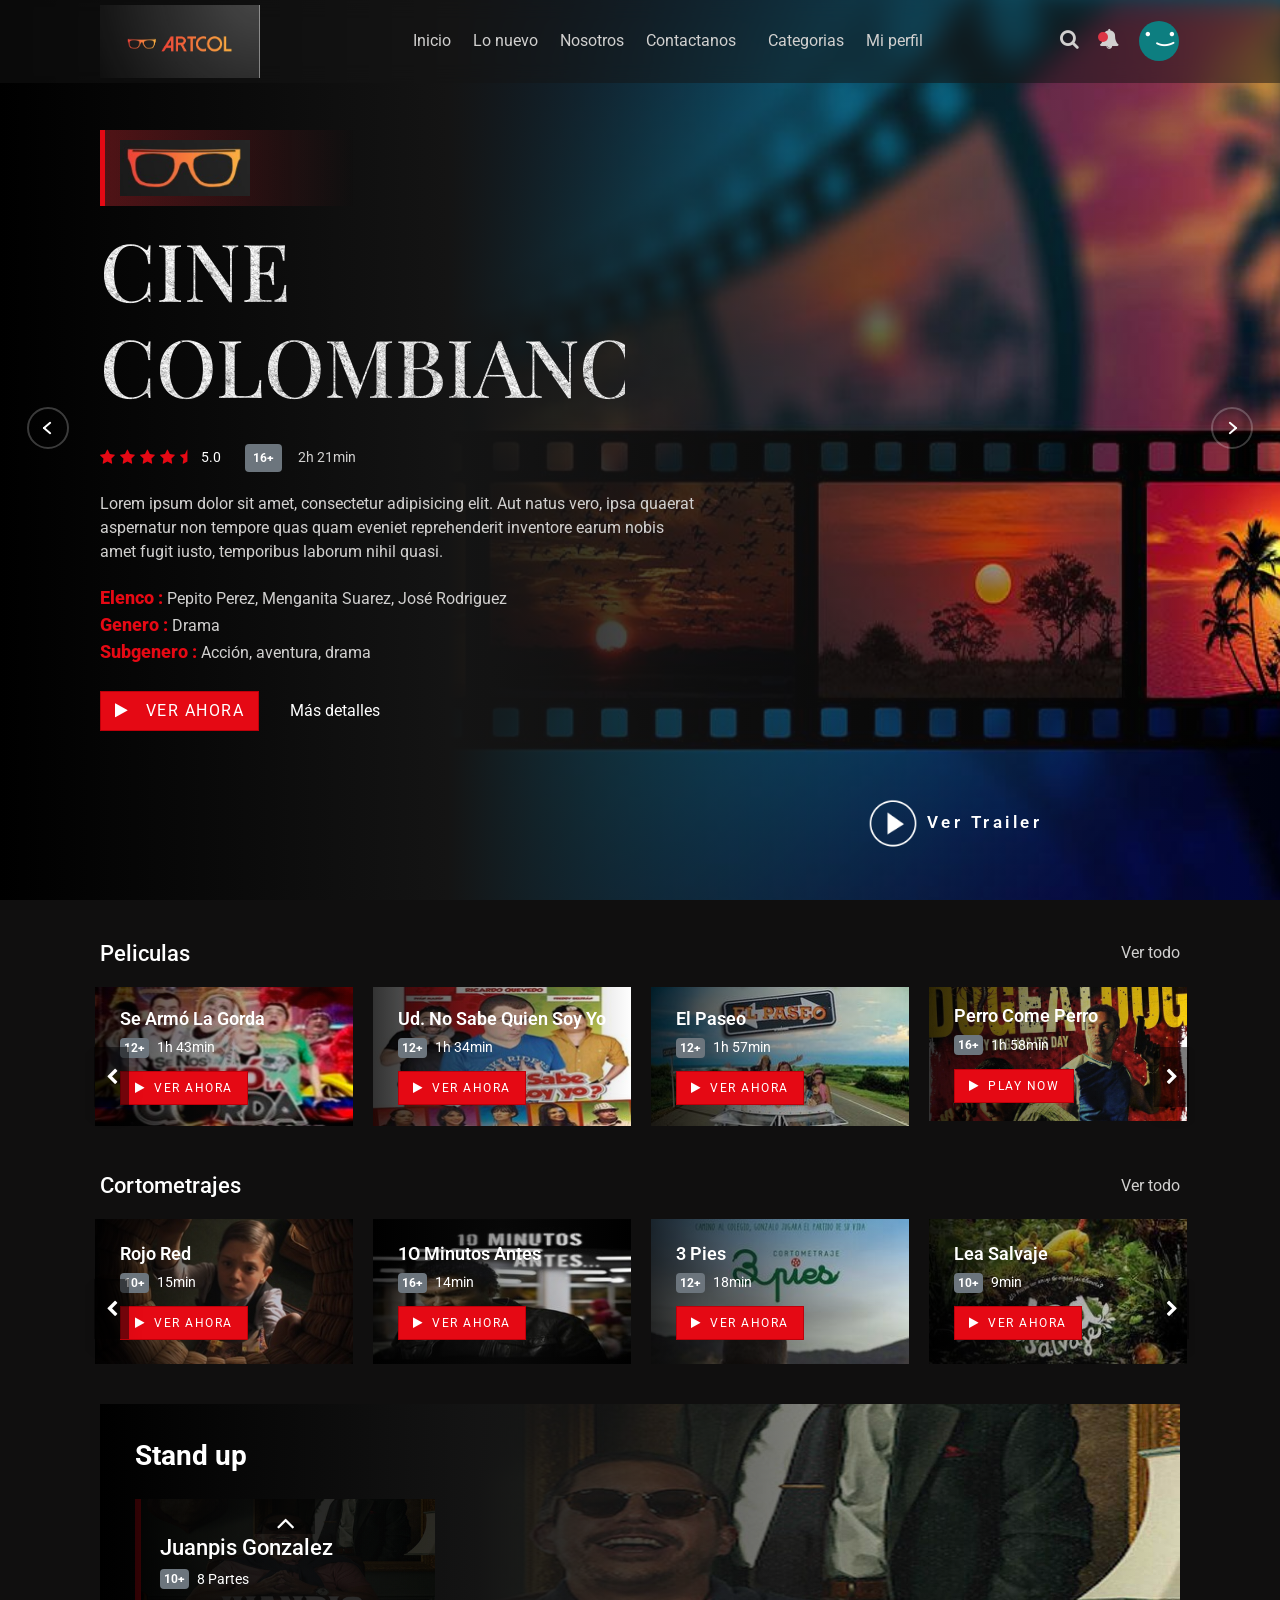
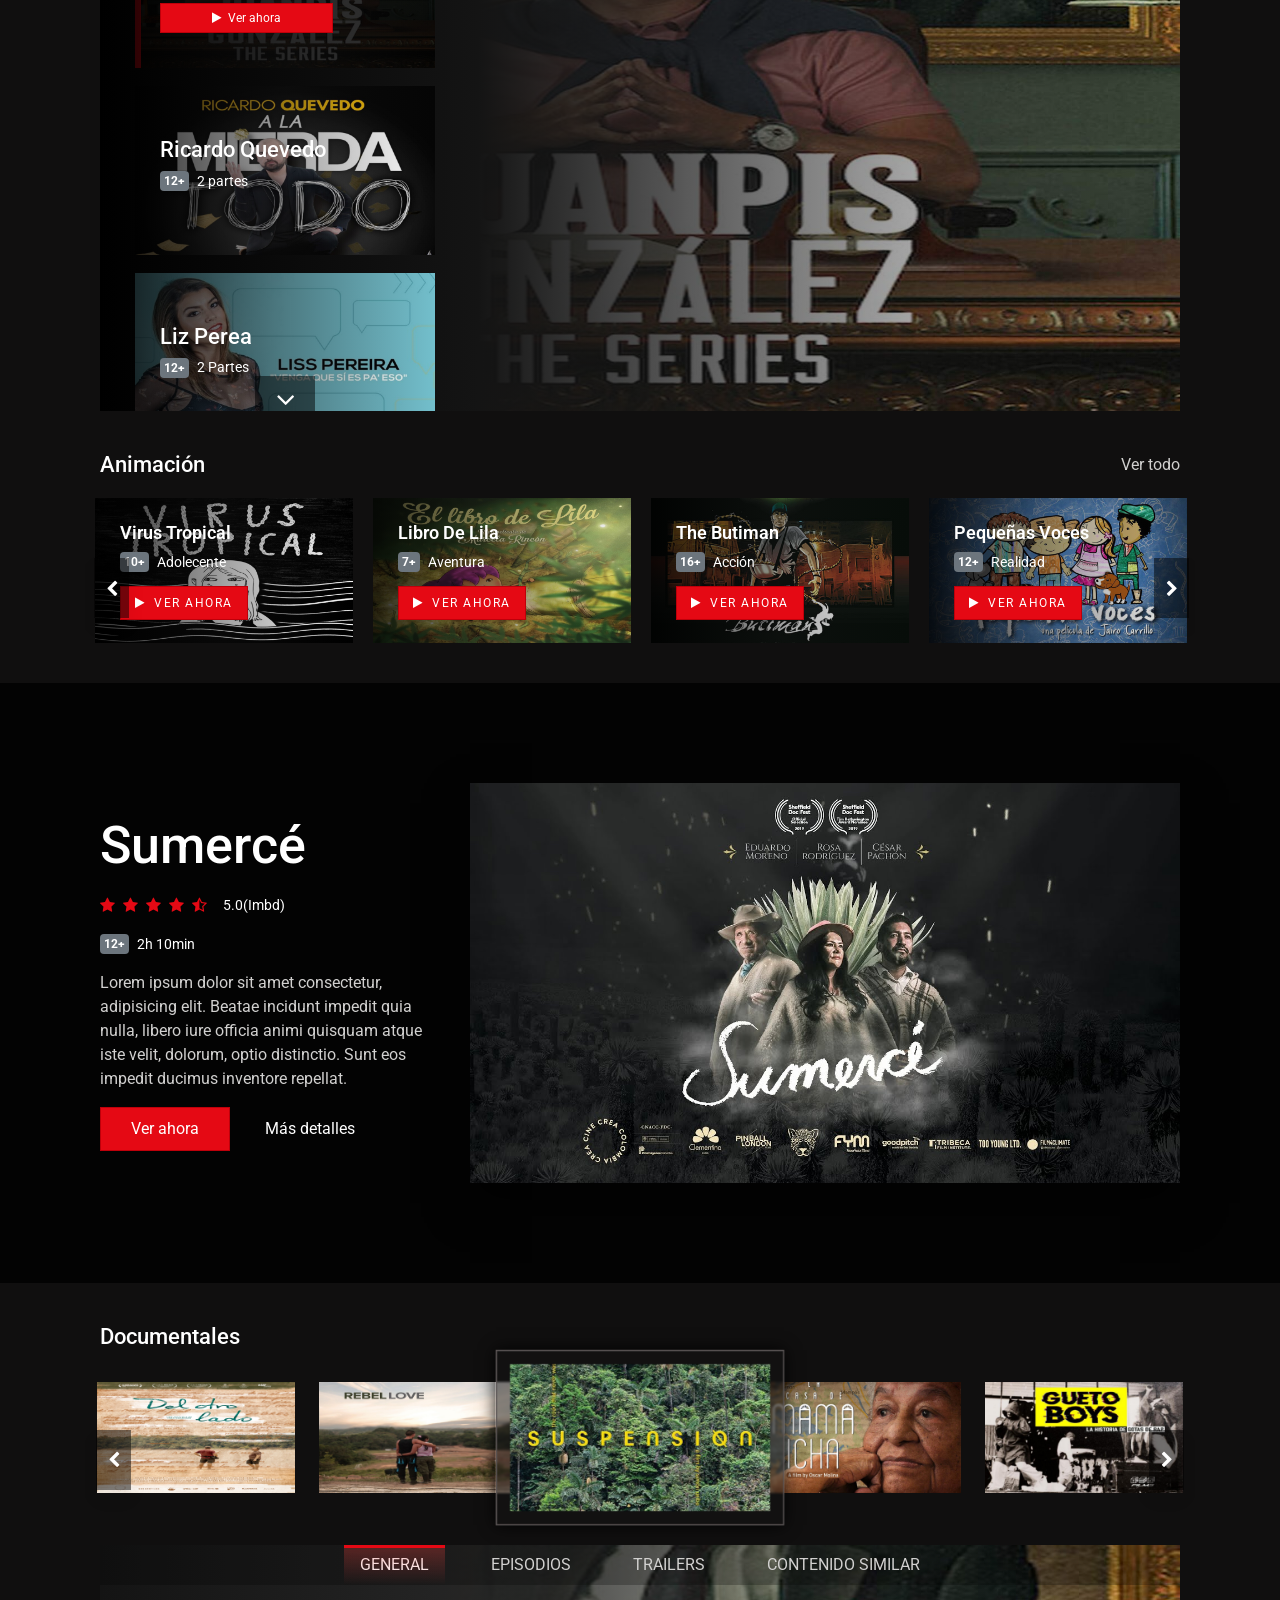
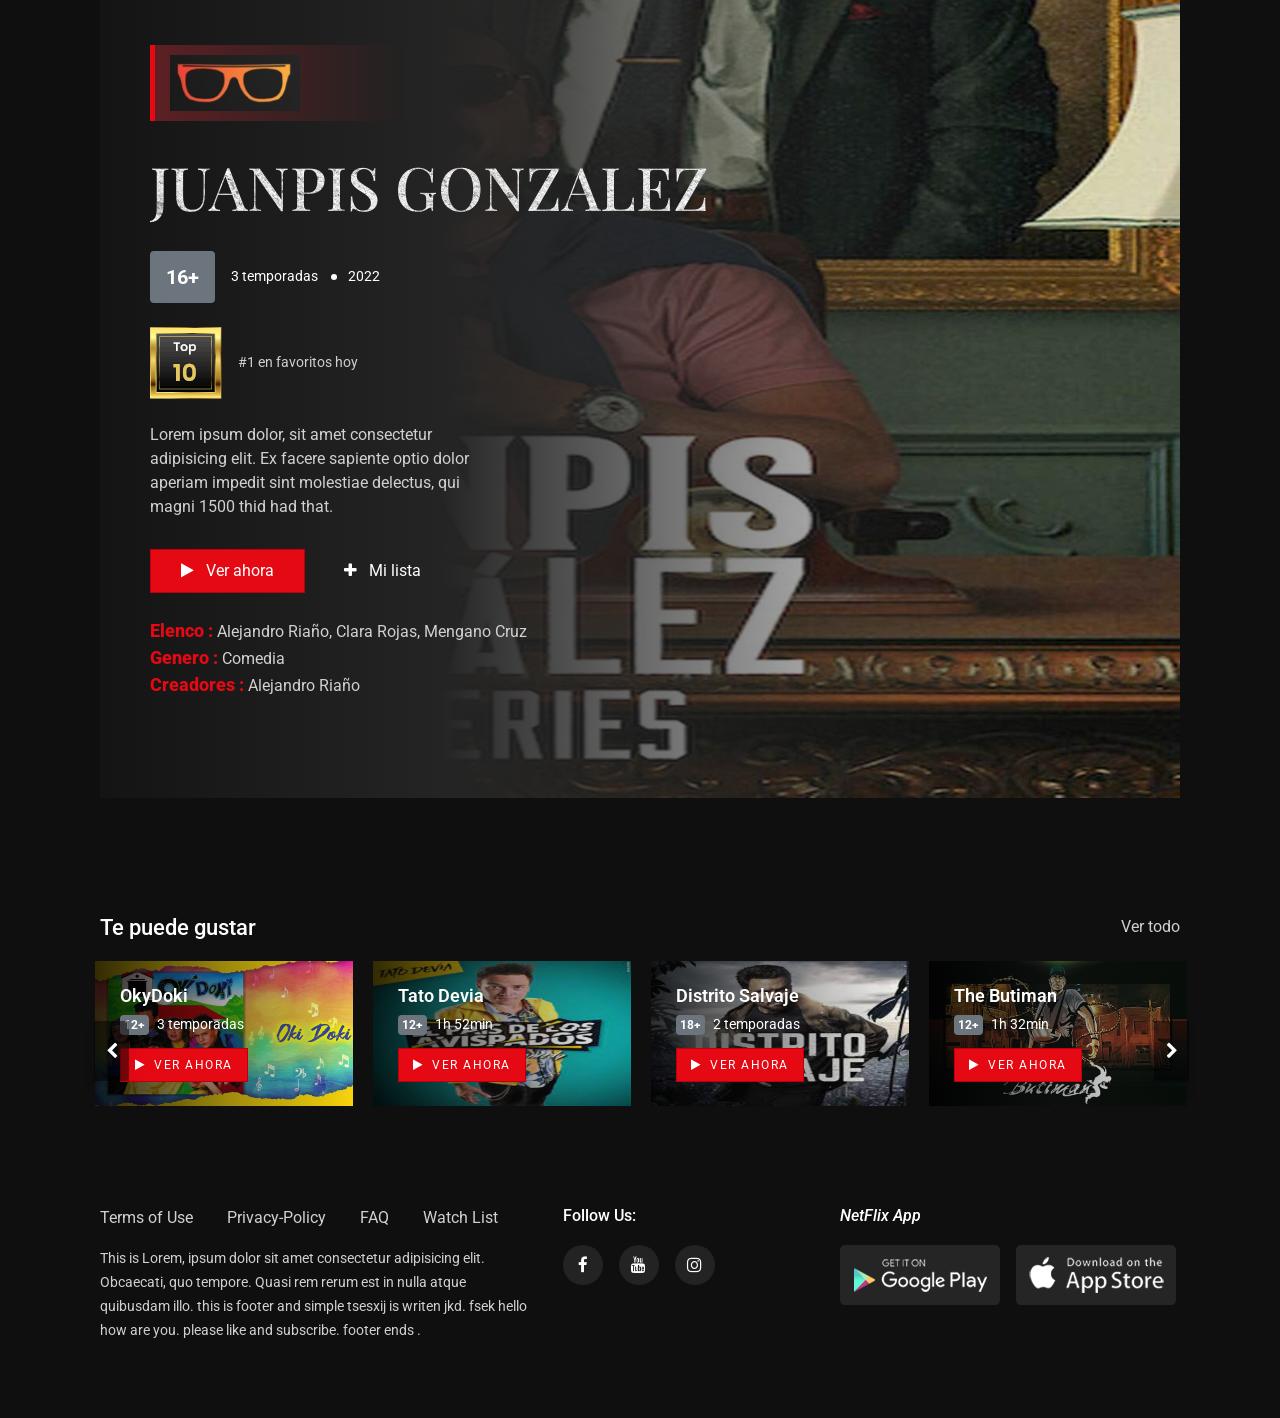
<file: assets/views/usuarios/index.html>
<!DOCTYPE html>
<html lang="en">

<head>
  <meta charset="UTF-8" />
  <meta http-equiv="X-UA-Compatible" content="IE=edge" />
  <meta name="viewport" content="width=device-width, initial-scale=1.0" />
  <title>ArtCol</title>
  <link rel="stylesheet" href="../../css/bootstrap.min.css" />
  <link rel="stylesheet" href="https://stackpath.bootstrapcdn.com/font-awesome/4.7.0/css/font-awesome.min.css" />
  <!-- i will provide this in description  -->
  <link rel="stylesheet" href="../../css/slick.css" />
  <link rel="stylesheet" href="../../css/slick-theme.css" />
  <link rel="stylesheet" href="../../css/owl.carousel.min.css" />
  <link rel="stylesheet" href="../../css/animate.min.css" />
  <link rel="stylesheet" href="../../css/magnific-popup.css" />
  <link rel="stylesheet" href="../../css/select2.min.css" />
  <link rel="stylesheet" href="../../css/select2-bootstrap4.min.css" />

  <link rel="stylesheet" href="../../css/slick-animation.css" />
  <link rel="stylesheet" href="../../css/usuarios/usuarios.css" />
</head>

<body>
  <header id="main-header">
    <div class="main-header">
      <div class="container-fluid">
        <div class="row">
          <div class="col-sm-12">
            <nav class="navbar navbar-expand-lg navbar-light p-0">
              <a href="#" class="navbar-toggler c-toggler" data-toggle="collapse" data-target="#navbarSupportedContent"
                aria-controls="navbarSupportedContent" aria-expanded="false" aria-label="Toggle navigation">
                <div class="navbar-toggler-icon" data-toggle="collapse">
                  <span class="navbar-menu-icon navbar-menu-icon--top"></span>
                  <span class="navbar-menu-icon navbar-menu-icon--middle"></span>
                  <span class="navbar-menu-icon navbar-menu-icon--bottom"></span>
                </div>
              </a>
              <a href="index.html" class="navbar-brand">
                <img src="../../images/logoArtCol.jpg" class="img-fluid logo" alt="" />
              </a>
              <div class="collapse navbar-collapse" id="navbarSupportedContent">
                <div class="menu-main-menu-container">
                  <ul id="top-menu" class="navbar-nav ml-auto">
                    <li class="menu-item-perf"><a href="mi perfil">Inicio</a></li>
                    <li class="menu-item-ln"><a href="lo nuevo">Lo nuevo</a></li>
                    <li class="menu-item-fav"><a href="/sobreNosotros/index.html" target="_blank">Nosotros</a></li>
                    <li class="menu-item-reg"><a href="registro.html" target="_blank">Contactanos</a></li>
                    <li class="menu-item">
                      <a href="categorias">Categorias</a>  
                      <ul class="sub-menu">
                        <li class="menu-item-pelis"><a href="#iq-favorites">Peliculas</a></li>
                        <li class="menu-item-cort"><a href="#iq-upcoming-movie">Cortos</a></li>
                        <li class="menu-item-stand"><a href="#iq-topten">Stand up</a></li>
                        <li class="menu-item-anim"><a href="#iq-suggested">Animación</a></li>
                        <li class="menu-item-docu"><a href="#iq-trending">Documentales</a></l>
                      </ul>
                    </li>
                    <li class="menu-item-perf"><a href="mi perfil">Mi perfil</a></li>
                  </ul> 
                </div>
              </div>
              <div class="mobile-more-menu">
                <a href="javascript:void(0);" class="more-toggle" id="dropdownMenuButton" data-toggle="more-toggle"
                  aria-haspopup="true" aria-expanded="false">
                  <i class="fa fa-ellipsis-h"></i>
                </a>
                <div class="more-menu" aria-labelledby="dropdownMenuButton">
                  <div class="navbar-right position-relative">
                    <ul class="d-flex align-items-center justify-content-end list-inline m-0">
                      <li>
                        <a href="#" class="search-toggle">
                          <i class="fa fa-search"></i>
                        </a>
                        <div class="search-box iq-search-bar">
                          <form action="#" class="searchbox">
                            <div class="form-group position-relative">
                              <input type="text" class="text search-input font-size-12"
                                placeholder="type here to search..." />
                              <i class="search-link fa fa-search"></i>
                            </div>
                          </form>
                        </div>
                      </li>
                      <li class="nav-item nav-icon">
                        <a href="#" class="search-toggle position-relative">
                          <i class="fa fa-bell"></i>
                          <span class="bg-danger dots"></span>
                        </a>
                        <div class="iq-sub-dropdown">
                          <div class="iq-card shadow-none m-0">
                            <div class="iq-card-body">
                              <a href="#" class="iq-sub-card">
                                <div class="media align-items-center">
                                  <img src="../../images/notify/thumb-1.jpg" alt="" class="img-fluid mr-3" />
                                  <div class="media-body">
                                    <h6 class="mb-0">Captain Marvel</h6>
                                    <small class="font-size-12">just now</small>
                                  </div>
                                </div>
                              </a>
                              <a href="#" class="iq-sub-card">
                                <div class="media align-items-center">
                                  <img src="../../images/notify/thumb-2.jpg" alt="" class="img-fluid mr-3" />
                                  <div class="media-body">
                                    <h6 class="mb-0">
                                      Dora and The Lost City of Gold
                                    </h6>
                                    <small class="font-size-12">25 mins ago</small>
                                  </div>
                                </div>
                              </a>
                              <a href="#" class="iq-sub-card">
                                <div class="media align-items-center">
                                  <img src="../../images/notify/thumb-3.jpg" alt="" class="img-fluid mr-3" />
                                  <div class="media-body">
                                    <h6 class="mb-0">Mulan</h6>
                                    <small class="font-size-12">1h 30 mins ago</small>
                                  </div>
                                </div>
                              </a>
                            </div>
                          </div>
                        </div>
                      </li>
                      <li>
                        <a href="#" class="iq-user-dropdown search-toggle d-flex align-items-center">
                          <img src="../../images/user/user.png" class="img-fluid user-m rounded-circle" alt="" />
                        </a>
                        <div class="iq-sub-dropdown iq-user-dropdown">
                          <div class="iq-card shadow-none m-0">
                            <div class="iq-card-body p-0 pl-3 pr-3">
                              <a href="#" class="iq-sub-card setting-dropdown">
                                <div class="media align-items-center">
                                  <div class="right-icon">
                                    <i class="fa fa-user text-primary"></i>
                                  </div>
                                  <div class="media-body ml-3">
                                    <h6 class="mb-0">Manage Profile</h6>
                                  </div>
                                </div>
                              </a>
                              <a href="#" class="iq-sub-card setting-dropdown">
                                <div class="media align-items-center">
                                  <div class="right-icon">
                                    <i class="fa fa-cog text-primary"></i>
                                  </div>
                                  <div class="media-body ml-3">
                                    <h6 class="mb-0">Settings</h6>
                                  </div>
                                </div>
                              </a>
                              <a href="#" class="iq-sub-card setting-dropdown">
                                <div class="media align-items-center">
                                  <div class="right-icon">
                                    <i class="fa fa-inr text-primary"></i>
                                  </div>
                                  <div class="media-body ml-3">
                                    <h6 class="mb-0">Pricing Plan</h6>
                                  </div>
                                </div>
                              </a>
                              <a href="./salir.html" class="iq-sub-card setting-dropdown">
                                <div class="media align-items-center">
                                  <div class="right-icon">
                                    <i class="fa fa-sign-out text-primary"></i>
                                  </div>
                                  <div class="media-body ml-3">
                                    <h6 class="mb-0">Salir</h6>
                                  </div>
                                </div>
                              </a>
                            </div>
                          </div>
                        </div>
                      </li>
                    </ul>
                  </div>
                </div>
              </div>

              <div class="navbar-right menu-right">
                <ul class="d-flex align-items-center list-inline m-0">
                  <li class="nav-item nav-icon">
                    <a href="#" class="search-toggle device-search">
                      <i class="fa fa-search"></i>
                    </a>
                    <div class="search-box iq-search-bar d-search">
                      <form action="#" class="searchbox">
                        <div class="form-group position-relative">
                          <input type="text" class="text search-input font-size-12"
                            placeholder="type here to search..." />
                          <i class="search-link fa fa-search"></i>
                        </div>
                      </form>
                    </div>
                  </li>
                  <li class="nav-item nav-icon">
                    <a href="#" class="search-toggle" data-toggle="search-toggle">
                      <i class="fa fa-bell"></i>
                      <span class="bg-danger dots"></span>
                    </a>
                    <div class="iq-sub-dropdown">
                      <div class="iq-card shadow-none m-0">
                        <div class="iq-card-body">
                          <a href="#" class="iq-sub-card">
                            <div class="media align-items-center">
                              <img src="../../images/notify/thumb-1.jpg" alt="" class="img-fluid mr-3" />
                              <div class="media-body">
                                <h6 class="mb-0">Captain Marvel</h6>
                                <small class="font-size-12">just now</small>
                              </div>
                            </div>
                          </a>
                          <a href="#" class="iq-sub-card">
                            <div class="media align-items-center">
                              <img src="../../images/notify/thumb-2.jpg" alt="" class="img-fluid mr-3" />
                              <div class="media-body">
                                <h6 class="mb-0">
                                  Dora and The Lost City of Gold
                                </h6>
                                <small class="font-size-12">25 mins ago</small>
                              </div>
                            </div>
                          </a>
                          <a href="#" class="iq-sub-card">
                            <div class="media align-items-center">
                              <img src="../../images/notify/thumb-3.jpg" alt="" class="img-fluid mr-3" />
                              <div class="media-body">
                                <h6 class="mb-0">Mulan</h6>
                                <small class="font-size-12">1h 30 mins ago</small>
                              </div>
                            </div>
                          </a>
                        </div>
                      </div>
                    </div>
                  </li>
                  <li class="nav-item nav-icon">
                    <a href="#" class="iq-user-dropdown search-toggle d-flex align-items-center p-0">
                      <img src="../../images/user/user.png" class="img-fluid user-m rounded-circle" alt="" />
                    </a>
                    <div class="iq-sub-dropdown iq-user-dropdown">
                      <div class="iq-card shadow-none m-0">
                        <div class="iq-card-body p-0 pl-3 pr-3">
                          <a href="#" class="iq-sub-card setting-dropdown">
                            <div class="media align-items-center">
                              <div class="right-icon">
                                <i class="fa fa-user text-primary"></i>
                              </div>
                              <div class="media-body ml-3">
                                <h6 class="mb-0">Manage Profile</h6>
                              </div>
                            </div>
                          </a>
                          <a href="#" class="iq-sub-card setting-dropdown">
                            <div class="media align-items-center">
                              <div class="right-icon">
                                <i class="fa fa-cog text-primary"></i>
                              </div>
                              <div class="media-body ml-3">
                                <h6 class="mb-0">Settings</h6>
                              </div>
                            </div>
                          </a>
                          <a href="#" class="iq-sub-card setting-dropdown">
                            <div class="media align-items-center">
                              <div class="right-icon">
                                <i class="fa fa-inr text-primary"></i>
                              </div>
                              <div class="media-body ml-3">
                                <h6 class="mb-0">Pricing Plan</h6>
                              </div>
                            </div>
                          </a>
                          <a href="./salir.html" class="iq-sub-card setting-dropdown">
                            <div class="media align-items-center">
                              <div class="right-icon">
                                <i class="fa fa-sign-out text-primary"></i>
                              </div>
                              <div class="media-body ml-3">
                                <h6 class="mb-0">Salir</h6>
                              </div>
                            </div>
                          </a>
                        </div>
                      </div>
                    </div>
                  </li>
                </ul>
              </div>
            </nav>
            <div class="nav-overlay"></div>
          </div>
        </div>
      </div>
    </div>
  </header>

  <!-- slider starts  -->
  <section id="home" class="iq-main-slider p-0">
    <div id="home-slider" class="slider m-0 p-0">
      <div class="slide slick-bg s-bg-1">
        <div class="container-fluid position-relative h-100">
          <div class="slider-inner h-100">
            <div class="row align-items-center h--100">
              <div class="col-xl-6 col-lg-12 col-md-12">
                <a href="javascript:void(0)">
                  <div class="channel-logo" data-animation-in="fadeInLeft" data-delay-in="0.5">
                    <img src="../../images/logoPeque.jpg" class="c-logo" alt="" />
                  </div>
                </a>
                <h1 class="slider-text big-title title text-uppercase" data-animation-in="fadeInLeft"
                  data-delay-in="0.6">
                  Cine Colombiano 
                </h1>
                <div class="d-flex flex-wrap align-items-center fadeInLeft animated" data-animation-in="fadeInLeft"
                  style="opacity: 1">
                  <div class="slider-ratting d-flex align-items-center mr-4 mt-2 mt-md-3">
                    <ul
                      class="ratting-start p-0 m-0 list-inline text-primary d-flex align-items-center justify-content-left">
                      <li><i class="fa fa-star"></i></li>
                      <li><i class="fa fa-star"></i></li>
                      <li><i class="fa fa-star"></i></li>
                      <li><i class="fa fa-star"></i></li>
                      <li><i class="fa fa-star-half"></i></li>
                    </ul>
                    <span class="text-white ml-2">5.0</span>
                  </div>
                  <div class="d-flex align-items-center mt-2 mt-md-3">
                    <span class="badge badge-secondary p-2">16+</span>
                    <span class="ml-3">2h 21min</span>
                  </div>
                </div>
                <p data-animation-in="fadeInUp">
                  Lorem ipsum dolor sit amet, consectetur adipisicing elit. Aut natus vero, ipsa quaerat aspernatur non tempore quas quam eveniet reprehenderit inventore earum nobis amet fugit iusto, temporibus laborum nihil quasi.
                </p>
                <div class="trending-list" data-animation-in="fadeInUp" data-delay-in="1.2">
                  <div class="text-primary title starring">
                    Elenco :
                    <span class="text-body">Pepito Perez, Menganita Suarez, José Rodriguez</span>
                  </div>
                  <div class="text-primary title genres">
                    Genero : <span class="text-body">Drama</span>
                  </div>
                  <div class="text-primary title tag">
                    Subgenero :
                    <span class="text-body">Acción, aventura, drama</span>
                  </div>
                </div>
                <div class="d-flex align-items-center r-mb-23 mt-4" data-animation-in="fadeInUp" data-delay-in="1.2">
                  <a href="#" class="btn btn-hover iq-button"><i class="fa fa-play mr-3"></i>Ver ahora</a>
                  <a href="#" class="btn btn-link">Más detalles</a>
                </div>
              </div>
            </div>
            <div class="col-xl-5 col-lg-12 col-md-12 trailor-video">
              <a href="video/trailer.mp4" class="video-open playbtn">
                <img src="../../images/play.png" class="play" alt="" />
                <span class="w-trailor">Ver Trailer</span>
              </a>
            </div>
          </div>
        </div>
      </div>
      <div class="slide slick-bg s-bg-2">
        <div class="container-fluid position-relative h-100">
          <div class="slider-inner h-100">
            <div class="row align-items-center h--100">
              <div class="col-xl-6 col-lg-12 col-md-12">
                <a href="javascript:void(0)">
                  <div class="channel-logo" data-animation-in="fadeInLeft" data-delay-in="0.5">
                    <img src="../../images/logoPeque.jpg" class="c-logo" alt="" />
                  </div>
                </a>
                <h1 class="slider-text big-title title text-uppercase" data-animation-in="fadeInLeft"
                  data-delay-in="0.6">
                  Perro come perro
                </h1>
                <div class="d-flex flex-wrap align-items-center fadeInLeft animated" data-animation-in="fadeInLeft"
                  style="opacity: 1">
                  <div class="slider-ratting d-flex align-items-center mr-4 mt-2 mt-md-3">
                    <ul
                      class="ratting-start p-0 m-0 list-inline text-primary d-flex align-items-center justify-content-left">
                      <li><i class="fa fa-star"></i></li>
                      <li><i class="fa fa-star"></i></li>
                      <li><i class="fa fa-star"></i></li>
                      <li><i class="fa fa-star"></i></li>
                      <li><i class="fa fa-star-half"></i></li>
                    </ul>
                    <span class="text-white ml-2">5.0(imbd)</span>
                  </div>
                  <div class="d-flex align-items-center mt-2 mt-md-3">
                    <span class="badge badge-secondary p-2">16+</span>
                    <span class="ml-3">1h 42min</span>
                  </div>
                </div>
                <p data-animation-in="fadeInUp">
                 Lorem ipsum dolor sit amet consectetur, adipisicing elit. Dolorem vero asperiores impedit quod velit, ratione dicta quasi, excepturi saepe quisquam laborum consequuntur ea necessitatibus ex debitis ipsum alias, vel nulla!
                </p>
                <div class="trending-list" data-animation-in="fadeInUp" data-delay-in="1.2">
                  <div class="text-primary title starring">
                    Elenco :
                    <span class="text-body">Pepito Perez, Fulanita Torres, Perensejo Rojas</span>
                  </div>
                  <div class="text-primary title genres">
                    Genero : <span class="text-body">Acción</span>
                  </div>
                  <div class="text-primary title tag">
                    Subgenero :
                    <span class="text-body">Acción, aventura, violencia</span>
                  </div>
                </div>
                <div class="d-flex align-items-center r-mb-23 mt-4" data-animation-in="fadeInUp" data-delay-in="1.2">
                  <a href="#" class="btn btn-hover iq-button"><i class="fa fa-play mr-3"></i>Ver ahora</a>
                  <a href="#" class="btn btn-link">Más detalles</a>
                </div>
              </div>
            </div>
            <div class="col-xl-5 col-lg-12 col-md-12 trailor-video">
              <a href="video/trailer.mp4" class="video-open playbtn">
                <img src="../../images/play.png" class="play" alt="" />
                <span class="w-trailor">Ver Trailer</span>
              </a>
            </div>
          </div>
        </div>
      </div>
      <div class="slide slick-bg s-bg-3">
        <div class="container-fluid position-relative h-100">
          <div class="slider-inner h-100">
            <div class="row align-items-center h--100">
              <div class="col-xl-6 col-lg-12 col-md-12">
                <a href="javascript:void(0)">
                  <div class="channel-logo" data-animation-in="fadeInLeft" data-delay-in="0.5">
                    <img src="../../images/logoPeque.jpg" class="c-logo" alt="" />
                  </div>
                </a>
                <h1 class="slider-text big-title title text-uppercase" data-animation-in="fadeInLeft"
                  data-delay-in="0.6">
                  Pálpito
                </h1>
                <div class="d-flex flex-wrap align-items-center fadeInLeft animated" data-animation-in="fadeInLeft"
                  style="opacity: 1">
                  <div class="slider-ratting d-flex align-items-center mr-4 mt-2 mt-md-3">
                    <ul
                      class="ratting-start p-0 m-0 list-inline text-primary d-flex align-items-center justify-content-left">
                      <li><i class="fa fa-star"></i></li>
                      <li><i class="fa fa-star"></i></li>
                      <li><i class="fa fa-star"></i></li>
                      <li><i class="fa fa-star"></i></li>
                      <li><i class="fa fa-star-half"></i></li>
                    </ul>
                    <span class="text-white ml-2">5.0(imbd)</span>
                  </div>
                  <div class="d-flex align-items-center mt-2 mt-md-3">
                    <span class="badge badge-secondary p-2">16+</span>
                    <span class="ml-3">2 Temporadas</span>
                  </div>
                </div>
                <p data-animation-in="fadeInUp">
                 Lorem ipsum dolor sit amet consectetur adipisicing elit. Vel dicta earum blanditiis fugit nobis repellat, a aspernatur porro voluptate temporibus? Laboriosam perspiciatis repellendus quae, laborum ad ea provident. Consectetur, dignissimos.
                </p>
                <div class="trending-list" data-animation-in="fadeInUp" data-delay-in="1.2">
                  <div class="text-primary title starring">
                    Elenco :
                    <span class="text-body">Pablo Perez, Francisco Rojas, Pepita Suarez</span>
                  </div>
                  <div class="text-primary title genres">
                    Generos : <span class="text-body">Drama</span>
                  </div>
                  <div class="text-primary title tag">
                    Subgenero :
                    <span class="text-body">Drama, romance, violencia</span>
                  </div>
                </div>
                <div class="d-flex align-items-center r-mb-23 mt-4" data-animation-in="fadeInUp" data-delay-in="1.2">
                  <a href="#" class="btn btn-hover iq-button"><i class="fa fa-play mr-3"></i>Ver ahora</a>
                  <a href="#" class="btn btn-link">Más detalles</a>
                </div>
              </div>
            </div>
            <div class="col-xl-5 col-lg-12 col-md-12 trailor-video">
              <a href="video/trailer.mp4" class="video-open playbtn">
                <img src="../../images/play.png" class="play" alt="" />
                <span class="w-trailor">Ver Trailer</span>
              </a>
            </div>
          </div>
        </div>
      </div>
    </div>
  </section>
  <!-- slider ends -->

  <!-- main content starts  -->
  <div class="main-content">
    <!-- Peliculas   -->

    <section id="iq-favorites">
      <div class="container-fluid">
        <div class="row">
          <div class="col-sm-12 overflow-hidden">
            <div class="iq-main-header d-flex align-items-center justify-content-between">
              <h4 class="main-title">Peliculas</h4>
              <a href="#" class="iq-view-all">Ver todo</a>
            </div>
            <div class="favorite-contens">
              <ul class="favorites-slider list-inline row p-0 mb-0">
                <!-- slide item 1 -->
                <li class="slide-item">
                  <div class="block-images position-relative">
                    <div class="img-box">
                      <img src="../../images/favorite/gorda.jpg" class="img-fluid" alt="" />
                    </div>
                    <div class="block-description">
                      <h6 class="iq-title">
                        <a href="#"> Se armó la gorda </a>
                      </h6>
                      <div class="movie-time d-flex align-items-center my-2">
                        <div class="badge badge-secondary p-1 mr-2">12+</div>
                        <span class="text-white">1h 43min</span>
                      </div>
                      <div class="hover-buttons">
                        <span class="btn btn-hover iq-button">
                          <i class="fa fa-play mr-1"></i>
                          Ver ahora
                        </span>
                      </div>
                    </div>
                    <div class="block-social-info">
                      <ul class="list-inline p-0 m-0 music-play-lists">
                        <li class="share">
                          <span><i class="fa fa-share-alt"></i></span>
                          <div class="share-box">
                            <div class="d-flex align-items-center">
                              <a href="#" class="share-ico"><i class="fa fa-share-alt"></i></a>
                              <a href="#" class="share-ico"><i class="fa fa-youtube"></i></a>
                              <a href="#" class="share-ico"><i class="fa fa-instagram"></i></a>
                            </div>
                          </div>
                        </li>
                        <li>
                          <span><i class="fa fa-heart"></i></span>
                          <span class="count-box">25+</span>
                        </li>
                        <li>
                          <span><i class="fa fa-plus"></i></span>
                        </li>
                      </ul>
                    </div>
                  </div>
                </li>
                <!-- slide item 2 -->
                <li class="slide-item">
                  <div class="block-images position-relative">
                    <div class="img-box">
                      <img src="../../images/favorite/quien soy.jpg" class="img-fluid" alt="" />
                    </div>
                    <div class="block-description">
                      <h6 class="iq-title">
                        <a href="#"> Ud. no sabe quien soy yo </a>
                      </h6>
                      <div class="movie-time d-flex align-items-center my-2">
                        <div class="badge badge-secondary p-1 mr-2">12+</div>
                        <span class="text-white">1h 34min</span>
                      </div>
                      <div class="hover-buttons">
                        <span class="btn btn-hover iq-button">
                          <i class="fa fa-play mr-1"></i>
                          Ver ahora
                        </span>
                      </div>
                    </div>
                    <div class="block-social-info">
                      <ul class="list-inline p-0 m-0 music-play-lists">
                        <li class="share">
                          <span><i class="fa fa-share-alt"></i></span>
                          <div class="share-box">
                            <div class="d-flex align-items-center">
                              <a href="#" class="share-ico"><i class="fa fa-share-alt"></i></a>
                              <a href="#" class="share-ico"><i class="fa fa-youtube"></i></a>
                              <a href="#" class="share-ico"><i class="fa fa-instagram"></i></a>
                            </div>
                          </div>
                        </li>
                        <li>
                          <span><i class="fa fa-heart"></i></span>
                          <span class="count-box">23+</span>
                        </li>
                        <li>
                          <span><i class="fa fa-plus"></i></span>
                        </li>
                      </ul>
                    </div>
                  </div>
                </li>
                <!-- slide item 3 -->
                <li class="slide-item">
                  <div class="block-images position-relative">
                    <div class="img-box">
                      <img src="../../images/favorite/paseo.jpg" class="img-fluid" alt="" />
                    </div>
                    <div class="block-description">
                      <h6 class="iq-title">
                        <a href="#"> El paseo </a>
                      </h6>
                      <div class="movie-time d-flex align-items-center my-2">
                        <div class="badge badge-secondary p-1 mr-2">12+</div>
                        <span class="text-white">1h 57min</span>
                      </div>
                      <div class="hover-buttons">
                        <span class="btn btn-hover iq-button">
                          <i class="fa fa-play mr-1"></i>
                          Ver ahora
                        </span>
                      </div>
                    </div>
                    <div class="block-social-info">
                      <ul class="list-inline p-0 m-0 music-play-lists">
                        <li class="share">
                          <span><i class="fa fa-share-alt"></i></span>
                          <div class="share-box">
                            <div class="d-flex align-items-center">
                              <a href="#" class="share-ico"><i class="fa fa-share-alt"></i></a>
                              <a href="#" class="share-ico"><i class="fa fa-youtube"></i></a>
                              <a href="#" class="share-ico"><i class="fa fa-instagram"></i></a>
                            </div>
                          </div>
                        </li>
                        <li>
                          <span><i class="fa fa-heart"></i></span>
                          <span class="count-box">18+</span>
                        </li>
                        <li>
                          <span><i class="fa fa-plus"></i></span>
                        </li>
                      </ul>
                    </div>
                  </div>
                </li>
                <!-- slide item 4 -->
                <li class="slide-item">
                  <div class="block-images position-relative">
                    <div class="img-box">
                      <img src="../../images/favorite/perro.jpg" class="img-fluid" alt="" />
                    </div>
                    <div class="block-description">
                      <h6 class="iq-title">
                        <a href="#"> Perro come perro </a>
                      </h6>
                      <div class="movie-time d-flex align-items-center my-2">
                        <div class="badge badge-secondary p-1 mr-2">16+</div>
                        <span class="text-white">1h 58min</span>
                      </div>
                      <div class="hover-buttons">
                        <span class="btn btn-hover iq-button">
                          <i class="fa fa-play mr-1"></i>
                          Play Now
                        </span>
                      </div>
                    </div>
                    <div class="block-social-info">
                      <ul class="list-inline p-0 m-0 music-play-lists">
                        <li class="share">
                          <span><i class="fa fa-share-alt"></i></span>
                          <div class="share-box">
                            <div class="d-flex align-items-center">
                              <a href="#" class="share-ico"><i class="fa fa-share-alt"></i></a>
                              <a href="#" class="share-ico"><i class="fa fa-youtube"></i></a>
                              <a href="#" class="share-ico"><i class="fa fa-instagram"></i></a>
                            </div>
                          </div>
                        </li>
                        <li>
                          <span><i class="fa fa-heart"></i></span>
                          <span class="count-box">32+</span>
                        </li>
                        <li>
                          <span><i class="fa fa-plus"></i></span>
                        </li>
                      </ul>
                    </div>
                  </div>
                </li>
                <!-- slide item 5 -->
                <li class="slide-item">
                  <div class="block-images position-relative">
                    <div class="img-box">
                      <img src="../../images/favorite/caracol.jpg" class="img-fluid" alt="" />
                    </div>
                    <div class="block-description">
                      <h6 class="iq-title">
                        <a href="#"> La estrategia del caracol </a>
                      </h6>
                      <div class="movie-time d-flex align-items-center my-2">
                        <div class="badge badge-secondary p-1 mr-2">12+</div>
                        <span class="text-white">1h 36min</span>
                      </div>
                      <div class="hover-buttons">
                        <span class="btn btn-hover iq-button">
                          <i class="fa fa-play mr-1"></i>
                          Ver ahora
                        </span>
                      </div>
                    </div>
                    <div class="block-social-info">
                      <ul class="list-inline p-0 m-0 music-play-lists">
                        <li class="share">
                          <span><i class="fa fa-share-alt"></i></span>
                          <div class="share-box">
                            <div class="d-flex align-items-center">
                              <a href="#" class="share-ico"><i class="fa fa-share-alt"></i></a>
                              <a href="#" class="share-ico"><i class="fa fa-youtube"></i></a>
                              <a href="#" class="share-ico"><i class="fa fa-instagram"></i></a>
                            </div>
                          </div>
                        </li>
                        <li>
                          <span><i class="fa fa-heart"></i></span>
                          <span class="count-box">23+</span>
                        </li>
                        <li>
                          <span><i class="fa fa-plus"></i></span>
                        </li>
                      </ul>
                    </div>
                  </div>
                </li>
              </ul>
            </div>
          </div>
        </div>
      </div>
    </section>

    <!-- favourite section ends -->

    <!-- cortometrajes -->
    <section id="iq-upcoming-movie">
      <div class="container-fluid">
        <div class="row">
          <div class="col-sm-12 overflow-hidden">
            <div class="iq-main-header d-flex align-items-center justify-content-between">
              <h4 class="main-title">Cortometrajes</h4>
              <a href="#" class="iq-view-all">Ver todo</a>
            </div>
            <div class="favorite-contens">
              <ul class="favorites-slider list-inline row p-0 mb-0">
                <!-- slide item 1 -->
                <li class="slide-item">
                  <div class="block-images position-relative">
                    <div class="img-box">
                      <img src="../../images/popular/rojoRed (1).jpg" class="img-fluid" alt="" />
                    </div>
                    <div class="block-description">
                      <h6 class="iq-title">
                        <a href="#"> Rojo Red </a>
                      </h6>
                      <div class="movie-time d-flex align-items-center my-2">
                        <div class="badge badge-secondary p-1 mr-2">10+</div>
                        <span class="text-white">15min</span>
                      </div>
                      <div class="hover-buttons">
                        <span class="btn btn-hover iq-button">
                          <i class="fa fa-play mr-1"></i>
                          Ver ahora
                        </span>
                      </div>
                    </div>
                    <div class="block-social-info">
                      <ul class="list-inline p-0 m-0 music-play-lists">
                        <li class="share">
                          <span><i class="fa fa-share-alt"></i></span>
                          <div class="share-box">
                            <div class="d-flex align-items-center">
                              <a href="#" class="share-ico"><i class="fa fa-share-alt"></i></a>
                              <a href="#" class="share-ico"><i class="fa fa-youtube"></i></a>
                              <a href="#" class="share-ico"><i class="fa fa-instagram"></i></a>
                            </div>
                          </div>
                        </li>
                        <li>
                          <span><i class="fa fa-heart"></i></span>
                          <span class="count-box">36+</span>
                        </li>
                        <li>
                          <span><i class="fa fa-plus"></i></span>
                        </li>
                      </ul>
                    </div>
                  </div>
                </li>
                <!-- slide item 2 -->
                <li class="slide-item">
                  <div class="block-images position-relative">
                    <div class="img-box">
                      <img src="../../images/popular/10minut (1).jpg" class="img-fluid" alt="" />
                    </div>
                    <div class="block-description">
                      <h6 class="iq-title">
                        <a href="#"> 1O minutos antes </a>
                      </h6>
                      <div class="movie-time d-flex align-items-center my-2">
                        <div class="badge badge-secondary p-1 mr-2">16+</div>
                        <span class="text-white">14min</span>
                      </div>
                      <div class="hover-buttons">
                        <span class="btn btn-hover iq-button">
                          <i class="fa fa-play mr-1"></i>
                          Ver ahora
                        </span>
                      </div>
                    </div>
                    <div class="block-social-info">
                      <ul class="list-inline p-0 m-0 music-play-lists">
                        <li class="share">
                          <span><i class="fa fa-share-alt"></i></span>
                          <div class="share-box">
                            <div class="d-flex align-items-center">
                              <a href="#" class="share-ico"><i class="fa fa-share-alt"></i></a>
                              <a href="#" class="share-ico"><i class="fa fa-youtube"></i></a>
                              <a href="#" class="share-ico"><i class="fa fa-instagram"></i></a>
                            </div>
                          </div>
                        </li>
                        <li>
                          <span><i class="fa fa-heart"></i></span>
                          <span class="count-box">24+</span>
                        </li>
                        <li>
                          <span><i class="fa fa-plus"></i></span>
                        </li>
                      </ul>
                    </div>
                  </div>
                </li>
                <!-- slide item 3 -->
                <li class="slide-item">
                  <div class="block-images position-relative">
                    <div class="img-box">
                      <img src="../../images/popular/3pies (1).jpg" class="img-fluid" alt="" />
                    </div>
                    <div class="block-description">
                      <h6 class="iq-title">
                        <a href="#"> 3 Pies </a>
                      </h6>
                      <div class="movie-time d-flex align-items-center my-2">
                        <div class="badge badge-secondary p-1 mr-2">12+</div>
                        <span class="text-white">18min</span>
                      </div>
                      <div class="hover-buttons">
                        <span class="btn btn-hover iq-button">
                          <i class="fa fa-play mr-1"></i>
                            Ver ahora
                        </span>
                      </div>
                    </div>
                    <div class="block-social-info">
                      <ul class="list-inline p-0 m-0 music-play-lists">
                        <li class="share">
                          <span><i class="fa fa-share-alt"></i></span>
                          <div class="share-box">
                            <div class="d-flex align-items-center">
                              <a href="#" class="share-ico"><i class="fa fa-share-alt"></i></a>
                              <a href="#" class="share-ico"><i class="fa fa-youtube"></i></a>
                              <a href="#" class="share-ico"><i class="fa fa-instagram"></i></a>
                            </div>
                          </div>
                        </li>
                        <li>
                          <span><i class="fa fa-heart"></i></span>
                          <span class="count-box">38+</span>
                        </li>
                        <li>
                          <span><i class="fa fa-plus"></i></span>
                        </li>
                      </ul>
                    </div>
                  </div>
                </li>
                <!-- slide item 4 -->
                <li class="slide-item">
                  <div class="block-images position-relative">
                    <div class="img-box">
                      <img src="../../images/popular/lea (1).jpg" class="img-fluid" alt="" />
                    </div>
                    <div class="block-description">
                      <h6 class="iq-title">
                        <a href="#"> Lea salvaje </a>
                      </h6>
                      <div class="movie-time d-flex align-items-center my-2">
                        <div class="badge badge-secondary p-1 mr-2">10+</div>
                        <span class="text-white">9min</span>
                      </div>
                      <div class="hover-buttons">
                        <span class="btn btn-hover iq-button">
                          <i class="fa fa-play mr-1"></i>
                          Ver ahora
                        </span>
                      </div>
                    </div>
                    <div class="block-social-info">
                      <ul class="list-inline p-0 m-0 music-play-lists">
                        <li class="share">
                          <span><i class="fa fa-share-alt"></i></span>
                          <div class="share-box">
                            <div class="d-flex align-items-center">
                              <a href="#" class="share-ico"><i class="fa fa-share-alt"></i></a>
                              <a href="#" class="share-ico"><i class="fa fa-youtube"></i></a>
                              <a href="#" class="share-ico"><i class="fa fa-instagram"></i></a>
                            </div>
                          </div>
                        </li>
                        <li>
                          <span><i class="fa fa-heart"></i></span>
                          <span class="count-box">28+</span>
                        </li>
                        <li>
                          <span><i class="fa fa-plus"></i></span>
                        </li>
                      </ul>
                    </div>
                  </div>
                </li>
                <!-- slide item 5 -->
                <li class="slide-item">
                  <div class="block-images position-relative">
                    <div class="img-box">
                      <img src="../../images/popular/ausencia (1).jpg" class="img-fluid" alt="" />
                    </div>
                    <div class="block-description">
                      <h6 class="iq-title">
                        <a href="#"> Ausencia </a>
                      </h6>
                      <div class="movie-time d-flex align-items-center my-2">
                        <div class="badge badge-secondary p-1 mr-2">16+</div>
                        <span class="text-white">15min</span>
                      </div>
                      <div class="hover-buttons">
                        <span class="btn btn-hover iq-button">
                          <i class="fa fa-play mr-1"></i>
                          Ver ahora
                        </span>
                      </div>
                    </div>
                    <div class="block-social-info">
                      <ul class="list-inline p-0 m-0 music-play-lists">
                        <li class="share">
                          <span><i class="fa fa-share-alt"></i></span>
                          <div class="share-box">
                            <div class="d-flex align-items-center">
                              <a href="#" class="share-ico"><i class="fa fa-share-alt"></i></a>
                              <a href="#" class="share-ico"><i class="fa fa-youtube"></i></a>
                              <a href="#" class="share-ico"><i class="fa fa-instagram"></i></a>
                            </div>
                          </div>
                        </li>
                        <li>
                          <span><i class="fa fa-heart"></i></span>
                          <span class="count-box">26+</span>
                        </li>
                        <li>
                          <span><i class="fa fa-plus"></i></span>
                        </li>
                      </ul>
                    </div>
                  </div>
                </li>
              </ul>
            </div>
          </div>
        </div>
      </div>
    </section>
    <!-- upcoming contents section ends -->

    <!-- stand up  -->

    <section id="iq-topten">
      <div class="container-fluid">
        <div class="row">
          <div class="col-sm-12 overflow-hidden">
            <div class="topten-contents">
              <h4 class="main-title iq-title topten-title">
              Stand up 
              </h4>
              <ul id="top-ten-slider" class="list-inline p-0 m-0 d-flex align-items-center">
                <li class="slick-bg">
                  <a href="#">
                    <img src="../../images/top-10/juanpis.jpg" class="img-fluid w-100" alt="" />
                    <h6 class="iq-title"><a href="#">Juanpis Gonzalez</a></h6>
                  </a>
                </li>
                <li class="slick-bg">
                  <a href="#">
                    <img src="../../images/top-10/ricardo.jpg" class="img-fluid w-100" alt="" />
                    <h6 class="iq-title">
                      <a href="#">Ricardo Quevedo</a>
                    </h6>
                  </a>
                </li>
                <li class="slick-bg">
                  <a href="#">
                    <img src="../../images/top-10/liz.jpg" class="img-fluid w-100" alt="" />
                    <h6 class="iq-title"><a href="#">Liz Perea</a></h6>
                  </a>
                </li>
                <li class="slick-bg">
                  <a href="#">
                    <img src="../../images/top-10/pelotaletras (1).jpg" class="img-fluid w-100" alt="" />
                    <h6 class="iq-title"><a href="#">Andres Lopez</a></h6>
                  </a>
                </li>
                <li class="slick-bg">
                  <a href="#">
                    <img src="../../images/top-10/hasam.jpg" class="img-fluid w-100" alt="" />
                    <h6 class="iq-title"><a href="#">Hasam</a></h6>
                  </a>
                </li>
                <li class="slick-bg">
                  <a href="#">
                    <img src="../../images/top-10/diablo.jpg" class="img-fluid w-100" alt="" />
                    <h6 class="iq-title"><a href="#">El Diablo</a></h6>
                  </a>
                </li>
              </ul>
              <div class="vertical_s">
                <ul id="top-ten-slider-nav" class="list-inline p-0 m-0 d-flex align-items-center">
                  <li>
                    <div class="block-images position-relative">
                      <a href="#">
                        <img src="../../images/top-10/juanpis.jpg" class="img-fluid w-100" alt="" />
                      </a>
                      <div class="block-description">
                        <h5>Juanpis Gonzalez</h5>
                        <div class="movie-time d-flex align-items-center my-2">
                          <div class="badge badge-secondary p-1 mr-2">
                            10+
                          </div>
                          <span class="text-white">8 Partes</span>
                        </div>
                        <div class="hover-buttons">
                          <a href="#" class="btn btn-hover" tabindex="0">
                            <i class="fa fa-play mr-1" aria-hidden="true"></i>
                            Ver ahora
                          </a>
                        </div>
                      </div>
                    </div>
                  </li>
                  <li>
                    <div class="block-images position-relative">
                      <a href="#">
                        <img src="../../images/top-10/ricardo.jpg" class="img-fluid w-100" alt="" />
                      </a>
                      <div class="block-description">
                        <h5>Ricardo Quevedo</h5>
                        <div class="movie-time d-flex align-items-center my-2">
                          <div class="badge badge-secondary p-1 mr-2">
                            12+
                          </div>
                          <span class="text-white">2 partes</span>
                        </div>
                        <div class="hover-buttons">
                          <a href="#" class="btn btn-hover" tabindex="0">
                            <i class="fa fa-play mr-1" aria-hidden="true"></i>
                            Ver ahora
                          </a>
                        </div>
                      </div>
                    </div>
                  </li>
                  <li>
                    <div class="block-images position-relative">
                      <a href="#">
                        <img src="../../images/top-10/liz.jpg" class="img-fluid w-100" alt="" />
                      </a>
                      <div class="block-description">
                        <h5>Liz Perea</h5>
                        <div class="movie-time d-flex align-items-center my-2">
                          <div class="badge badge-secondary p-1 mr-2">
                            12+
                          </div>
                          <span class="text-white">2 Partes</span>
                        </div>
                        <div class="hover-buttons">
                          <a href="#" class="btn btn-hover" tabindex="0">
                            <i class="fa fa-play mr-1" aria-hidden="true"></i>
                            Ver ahora
                          </a>
                        </div>
                      </div>
                    </div>
                  </li>
                  <li>
                    <div class="block-images position-relative">
                      <a href="#">
                        <img src="../../images/top-10/pelotaletras (1).jpg" class="img-fluid w-100" alt="" />
                      </a>
                      <div class="block-description">
                        <h5>Andres Lopez</h5>
                        <div class="movie-time d-flex align-items-center my-2">
                          <div class="badge badge-secondary p-1 mr-2">
                            12+
                          </div>
                          <span class="text-white">3 Partes</span>
                        </div>
                        <div class="hover-buttons">
                          <a href="#" class="btn btn-hover" tabindex="0">
                            <i class="fa fa-play mr-1" aria-hidden="true"></i>
                            Ver ahora
                          </a>
                        </div>
                      </div>
                    </div>
                  </li>
                  <li>
                    <div class="block-images position-relative">
                      <a href="#">
                        <img src="../../images/top-10/hasam.jpg" class="img-fluid w-100" alt="" />
                      </a>
                      <div class="block-description">
                        <h5>Hasam</h5>
                        <div class="movie-time d-flex align-items-center my-2">
                          <div class="badge badge-secondary p-1 mr-2">
                            15+
                          </div>
                          <span class="text-white">3 Partes</span>
                        </div>
                        <div class="hover-buttons">
                          <a href="#" class="btn btn-hover" tabindex="0">
                            <i class="fa fa-play mr-1" aria-hidden="true"></i>
                            Ver ahora
                          </a>
                        </div>
                      </div>
                    </div>
                  </li>
                  <li>
                    <div class="block-images position-relative">
                      <a href="#">
                        <img src="../../images/top-10/diablo.jpg" class="img-fluid w-100" alt="" />
                      </a>
                      <div class="block-description">
                        <h5>El Diablo</h5>
                        <div class="movie-time d-flex align-items-center my-2">
                          <div class="badge badge-secondary p-1 mr-2">
                            12+
                          </div>
                          <span class="text-white">2 Partes</span>
                        </div>
                        <div class="hover-buttons">
                          <a href="#" class="btn btn-hover" tabindex="0">
                            <i class="fa fa-play mr-1" aria-hidden="true"></i>
                            Ver ahora
                          </a>
                        </div>
                      </div>
                    </div>
                  </li>
                </ul>
              </div>
            </div>
          </div>
        </div>
      </div>
    </section>

    <section id="iq-suggested" class="s-margin">
      <div class="container-fluid">
        <div class="row">
          <div class="col-sm-12 overflow-hidden">
            <div class="iq-main-header d-flex align-items-center justify-content-between">
              <h4 class="main-title">Animación</h4>
              <a href="#" class="iq-view-all">Ver todo</a>
            </div>
            <div class="favorite-contens">
              <ul class="favorites-slider list-inline row p-0 mb-0">
                <!-- slide item 1 -->
                <li class="slide-item">
                  <div class="block-images position-relative">
                    <div class="img-box">
                      <img src="../../images/suggested/virus.jpg" class="img-fluid" alt="" />
                    </div>
                    <div class="block-description">
                      <h6 class="iq-title">
                        <a href="#"> Virus Tropical </a>
                      </h6>
                      <div class="movie-time d-flex align-items-center my-2">
                        <div class="badge badge-secondary p-1 mr-2">10+</div>
                        <span class="text-white">Adolecente</span>
                      </div>
                      <div class="hover-buttons">
                        <span class="btn btn-hover iq-button">
                          <i class="fa fa-play mr-1"></i>
                          Ver ahora
                        </span>
                      </div>
                    </div>
                    <div class="block-social-info">
                      <ul class="list-inline p-0 m-0 music-play-lists">
                        <li class="share">
                          <span><i class="fa fa-share-alt"></i></span>
                          <div class="share-box">
                            <div class="d-flex align-items-center">
                              <a href="#" class="share-ico"><i class="fa fa-share-alt"></i></a>
                              <a href="#" class="share-ico"><i class="fa fa-youtube"></i></a>
                              <a href="#" class="share-ico"><i class="fa fa-instagram"></i></a>
                            </div>
                          </div>
                        </li>
                        <li>
                          <span><i class="fa fa-heart"></i></span>
                          <span class="count-box">29+</span>
                        </li>
                        <li>
                          <span><i class="fa fa-plus"></i></span>
                        </li>
                      </ul>
                    </div>
                  </div>
                </li>
                <!-- slide item 2 -->
                <li class="slide-item">
                  <div class="block-images position-relative">
                    <div class="img-box">
                      <img src="../../images/suggested/libro.jpg" class="img-fluid" alt="" />
                    </div>
                    <div class="block-description">
                      <h6 class="iq-title">
                        <a href="#"> Libro de Lila </a>
                      </h6>
                      <div class="movie-time d-flex align-items-center my-2">
                        <div class="badge badge-secondary p-1 mr-2">7+</div>
                        <span class="text-white">Aventura</span>
                      </div>
                      <div class="hover-buttons">
                        <span class="btn btn-hover iq-button">
                          <i class="fa fa-play mr-1"></i>
                          Ver ahora
                        </span>
                      </div>
                    </div>
                    <div class="block-social-info">
                      <ul class="list-inline p-0 m-0 music-play-lists">
                        <li class="share">
                          <span><i class="fa fa-share-alt"></i></span>
                          <div class="share-box">
                            <div class="d-flex align-items-center">
                              <a href="#" class="share-ico"><i class="fa fa-share-alt"></i></a>
                              <a href="#" class="share-ico"><i class="fa fa-youtube"></i></a>
                              <a href="#" class="share-ico"><i class="fa fa-instagram"></i></a>
                            </div>
                          </div>
                        </li>
                        <li>
                          <span><i class="fa fa-heart"></i></span>
                          <span class="count-box">25+</span>
                        </li>
                        <li>
                          <span><i class="fa fa-plus"></i></span>
                        </li>
                      </ul>
                    </div>
                  </div>
                </li>
                <!-- slide item 3 -->
                <li class="slide-item">
                  <div class="block-images position-relative">
                    <div class="img-box">
                      <img src="../../images/suggested/butiman.jpg" class="img-fluid" alt="" />
                    </div>
                    <div class="block-description">
                      <h6 class="iq-title">
                        <a href="#"> The Butiman </a>
                      </h6>
                      <div class="movie-time d-flex align-items-center my-2">
                        <div class="badge badge-secondary p-1 mr-2">16+</div>
                        <span class="text-white">Acción</span>
                      </div>
                      <div class="hover-buttons">
                        <span class="btn btn-hover iq-button">
                          <i class="fa fa-play mr-1"></i>
                          ver ahora
                        </span>
                      </div>
                    </div>
                    <div class="block-social-info">
                      <ul class="list-inline p-0 m-0 music-play-lists">
                        <li class="share">
                          <span><i class="fa fa-share-alt"></i></span>
                          <div class="share-box">
                            <div class="d-flex align-items-center">
                              <a href="#" class="share-ico"><i class="fa fa-share-alt"></i></a>
                              <a href="#" class="share-ico"><i class="fa fa-youtube"></i></a>
                              <a href="#" class="share-ico"><i class="fa fa-instagram"></i></a>
                            </div>
                          </div>
                        </li>
                        <li>
                          <span><i class="fa fa-heart"></i></span>
                          <span class="count-box">21+</span>
                        </li>
                        <li>
                          <span><i class="fa fa-plus"></i></span>
                        </li>
                      </ul>
                    </div>
                  </div>
                </li>
                <!-- slide item 4 -->
                <li class="slide-item">
                  <div class="block-images position-relative">
                    <div class="img-box">
                      <img src="../../images/suggested/pequenasvoces.jpg" class="img-fluid" alt="" />
                    </div>
                    <div class="block-description">
                      <h6 class="iq-title">
                        <a href="#"> Pequeñas voces </a>
                      </h6>
                      <div class="movie-time d-flex align-items-center my-2">
                        <div class="badge badge-secondary p-1 mr-2">12+</div>
                        <span class="text-white">Realidad</span>
                      </div>
                      <div class="hover-buttons">
                        <span class="btn btn-hover iq-button">
                          <i class="fa fa-play mr-1"></i>
                          Ver ahora
                        </span>
                      </div>
                    </div>
                    <div class="block-social-info">
                      <ul class="list-inline p-0 m-0 music-play-lists">
                        <li class="share">
                          <span><i class="fa fa-share-alt"></i></span>
                          <div class="share-box">
                            <div class="d-flex align-items-center">
                              <a href="#" class="share-ico"><i class="fa fa-share-alt"></i></a>
                              <a href="#" class="share-ico"><i class="fa fa-youtube"></i></a>
                              <a href="#" class="share-ico"><i class="fa fa-instagram"></i></a>
                            </div>
                          </div>
                        </li>
                        <li>
                          <span><i class="fa fa-heart"></i></span>
                          <span class="count-box">19+</span>
                        </li>
                        <li>
                          <span><i class="fa fa-plus"></i></span>
                        </li>
                      </ul>
                    </div>
                  </div>
                </li>
                <!-- slide item 5 -->
                <li class="slide-item">
                  <div class="block-images position-relative">
                    <div class="img-box">
                      <img src="../../images/suggested/anina.jpg" class="img-fluid" alt="" />
                    </div>
                    <div class="block-description">
                      <h6 class="iq-title">
                        <a href="#"> Anina </a>
                      </h6>
                      <div class="movie-time d-flex align-items-center my-2">
                        <div class="badge badge-secondary p-1 mr-2">7+</div>
                        <span class="text-white">Aventura</span>
                      </div>
                      <div class="hover-buttons">
                        <span class="btn btn-hover iq-button">
                          <i class="fa fa-play mr-1"></i>
                          Ver ahora
                        </span>
                      </div>
                    </div>
                    <div class="block-social-info">
                      <ul class="list-inline p-0 m-0 music-play-lists">
                        <li class="share">
                          <span><i class="fa fa-share-alt"></i></span>
                          <div class="share-box">
                            <div class="d-flex align-items-center">
                              <a href="#" class="share-ico"><i class="fa fa-share-alt"></i></a>
                              <a href="#" class="share-ico"><i class="fa fa-youtube"></i></a>
                              <a href="#" class="share-ico"><i class="fa fa-instagram"></i></a>
                            </div>
                          </div>
                        </li>
                        <li>
                          <span><i class="fa fa-heart"></i></span>
                          <span class="count-box">19+</span>
                        </li>
                        <li>
                          <span><i class="fa fa-plus"></i></span>
                        </li>
                      </ul>
                    </div>
                  </div>
                </li>
              </ul>
            </div>
          </div>
        </div>
      </div>
    </section>

    <!-- parallax section  -->
    <section id="parallex" class="parallax-window">
      <div class="container-fluid h-100">
        <div class="row align-items-center justify-content-center h-100 parallaxt-details">
          <div class="col-lg-4 r-mb-23">
            <div class="text-left">
              <a href="javascript:void(0)">
                <h1 class="parallax-heading">Sumercé</h1>
              </a>
              <div class="parallax-ratting d-flex align-items-center mt-3 mb-3">
                <ul
                  class="ratting-start p-o m-0 list-inline text-primary d-flex align-items-center justify-content-left">
                  <li>
                    <a href="#" class="text-primary"><i class="fa fa-star"></i></a>
                  </li>
                  <li>
                    <a href="#" class="text-primary"><i class="pl-2 fa fa-star"></i></a>
                  </li>
                  <li>
                    <a href="#" class="text-primary"><i class="pl-2 fa fa-star"></i></a>
                  </li>
                  <li>
                    <a href="#" class="text-primary"><i class="pl-2 fa fa-star"></i></a>
                  </li>
                  <li>
                    <a href="#" class="text-primary"><i class="pl-2 fa fa-star-half-o"></i></a>
                  </li>
                </ul>
                <span class="text-white ml-3">5.0(Imbd)</span>
              </div>
              <div class="movie-time d-flex align-items-center mb-3">
                <div class="badge badge-secondary p-1 mr-2">12+</div>
                <span class="text-white">2h 10min</span>
              </div>
              <p>
               Lorem ipsum dolor sit amet consectetur, adipisicing elit. Beatae incidunt impedit quia nulla, libero iure officia animi quisquam atque iste velit, dolorum, optio distinctio. Sunt eos impedit ducimus inventore repellat.
              </p>
              <div class="parallax-buttons">
                <a href="#" class="btn btn-hover">Ver ahora</a>
                <a href="#" class="btn btn-link">Más detalles</a>
              </div>
            </div>
          </div>
          <div class="col-lg-8">
            <div class="parallax-img">
              <a href="#"><img src="../../images/parallax/sumerce.jpg" alt="" class="img-fluid w-100" /></a>
            </div>
          </div>
        </div>
      </div>
    </section>


    <!-- Documentales  -->
    <section id="iq-trending" class="s-margin">
      <div class="container-fluid">
        <div class="row">
          <div class="col-sm-12 overflow-hidden">
            <div class="iq-main-header d-flex align-items-center justify-content-between">
              <h4 class="main-title">Documentales</h4>
            </div>
            <div class="trending-contens">
              <ul id="trending-slider-nav" class="list-inline p-0 mb-0 row align-items-center">
                <li>
                  <a href="javascript:void(0);">
                    <div class="movie-slick position-relative">
                      <img src="../../images/trending/suspension.jpg" class="img-fluid" alt="">
                    </div>
                  </a>
                </li>
                <li>
                  <a href="javascript:void(0);">
                    <div class="movie-slick position-relative">
                      <img src="../../images/trending/mamaicha.jpg" class="img-fluid" alt="">
                    </div>
                  </a>
                </li>
                <li>
                  <a href="javascript:void(0);">
                    <div class="movie-slick position-relative">
                      <img src="../../images/trending/guetto_boys.jpg" class="img-fluid" alt="">
                    </div>
                  </a>
                </li>
                <li>
                  <a href="javascript:void(0);">
                    <div class="movie-slick position-relative">
                      <img src="../../images/trending/verde.jpg" class="img-fluid" alt="">
                    </div>
                  </a>
                </li>
                <li>
                  <a href="javascript:void(0);">
                    <div class="movie-slick position-relative">
                      <img src="../../images/trending/otrolado.jpg" class="img-fluid" alt="">
                    </div>
                  </a>
                </li>
                <li>
                  <a href="javascript:void(0);">
                    <div class="movie-slick position-relative">
                      <img src="../../images/trending/amorevelde.jpg" class="img-fluid" alt="">
                    </div>
                  </a>
                </li>

              </ul>
              <ul id="trending-slider" class="list-inline p-0 m-0 d-flex align-items-center">
                <li>
                  <div class="tranding-block position-relative" style="background-image: url(../../images/top-10/juanpis.jpg);">
                    <div class="trending-custom-tab">
                      <div class="tab-title-info position-relative">
                        <ul class="trending-pills d-flex nav nav-pills justify-content-center align-items-center text-center" role="tablist">
                          <li class="nav-item">
                            <a href="#trending-data1" class="nav-link active show" data-toggle="pill" role="tab" aria-selected="true">
                              General
                            </a>
                          </li>
                          <li class="nav-item">
                            <a href="#trending-data2" class="nav-link" data-toggle="pill" role="tab" aria-selected="false">
                              Episodios
                            </a>
                          </li>
                          <li class="nav-item">
                            <a href="#trending-data3" class="nav-link" data-toggle="pill" role="tab" aria-selected="false">
                              Trailers
                            </a>
                          </li>
                          <li class="nav-item">
                            <a href="#trending-data4" class="nav-link" data-toggle="pill" role="tab" aria-selected="false">
                              Contenido similar
                            </a>
                          </li>
                        </ul>
                      </div>
                      <div class="trending-content">
                        <div id="trending-data1" class="overview-tab tab-pane fade active show">
                          <div class="trending-info align-items-center w-100 animated fadeInUp">
                            <a href="javascript:void(0);" tabindex="0">
                              <div class="res-logo">
                                <div class="channel-logo">
                                  <img src="../../images/logoPeque.jpg" class="c-logo" alt="">
                                </div>
                              </div>
                            </a>
                            <h1 class="trending-text big-title text-uppercase">Juanpis Gonzalez</h1>
                            <div class="d-flex align-items-center text-white text-detail">
                              <span class="badge badge-secondary p-3">16+</span>
                              <span class="ml-3"> 3 temporadas </span>
                              <span class="trending-year">2022</span>
                            </div>
                            <div class="d-flex align-items-center series mb-4">
                              <a href="javascript:void(0);">
                                <img src="../../images/trending/trending-label.png" class="img-fluid" alt="">
                              </a>
                              <span class="text-gold ml-3">#1 en favoritos hoy</span>
                            </div>
                            <p class="trending-dec">
                              Lorem ipsum dolor, sit amet consectetur adipisicing elit. Ex facere sapiente optio dolor aperiam impedit sint molestiae delectus, qui magni 1500 thid had that.
                            </p>
                            <div class="p-btns">
                              <div class="d-flex align-items-center p-0">
                                <a href="#" class="btn btn-hover mr-2" tabindex="0">
                                  <i class="fa fa-play mr-2"></i>
                                  Ver ahora
                                </a>
                                <a href="#" class="btn btn-link" tabindex="0">
                                  <i class="fa fa-plus pr-2"></i>
                                  Mi lista
                                </a>
                              </div>
                            </div>
                            <div class="trending-list mt-4">
                              <div class="text-primary title">
                                Elenco : 
                                <span class="text-body">
                                  Alejandro Riaño, Clara Rojas, Mengano Cruz
                                </span>
                              </div>
                              <div class="text-primary title">
                                Genero :
                                <span class="text-body">
                                  Comedia
                                </span>
                              </div>
                              <div class="text-primary title">
                                Creadores :
                                <span class="text-body">
                                  Alejandro Riaño
                                </span>
                              </div>
                            </div>
                          </div>
                        </div>

                        <div id="trending-data2" class="overlay-tab tab-pane fade">
                          <div class="trending-info align-items-center w-100 animated fadeInUp">
                            <a href="#" tabindex="0">
                              <div class="channel-logo">
                                <img src="../../images/logoPeque.jpg" class="c-logo" alt="">
                              </div>
                            </a>
                            <h1 class="trending-text big-title text-uppercase">Juanpis Gonzalez</h1>
                            <div class="d-flex align-items-center text-white text-detail mb-4">
                              <span class="season_date">
                                3 temporadas
                              </span>
                              <span class="trending-year">2022</span>
                            </div>
                            <div class="iq-custom-select d-inline-block sea-epi">
                              <select name="Seasons" class="form-control season-select">
                                <option value="Season1">Temporada 1</option>
                                <option value="Season2">Temporada 2</option>
                                <option value="Season3">Temporada 3</option>
                              </select>
                            </div>

                            <div class="episodes-contens mt-4">
                              <div class="owl-carousel owl-theme episodes-slider1 list-inline p-0 m-0">
                                <div class="e-item">
                                  <div class="block-image position-relative">
                                    <a href="#">
                                      <img src="../../images/episodes/episodio1_1.jpg" class="img-fluid" alt="">
                                    </a>
                                    <div class="episode-play-info">
                                      <div class="episode-play">
                                        <a href="#" tabindex="0">
                                          <i class="fa fa-play"></i>
                                        </a>
                                      </div>
                                    </div>
                                  </div>
                                  <div class="episodes-description text-body">
                                    <div class="d-flex align-items-center justify-content-between">
                                      <a href="#">Episodio 1</a>
                                      <span class="text-primary">45m</span>
                                    </div>
                                    <p class="mb-0">Lorem ipsum dolor, sit amet consectetur adipisicing elit. Cumque aliquam quisquam iure tempore earum sequi.</p>
                                  </div>
                                </div>
                                <div class="e-item">
                                  <div class="block-image position-relative">
                                    <a href="#">
                                      <img src="../../images/episodes/episodio1_2.jpg" class="img-fluid" alt="">
                                    </a>
                                    <div class="episode-play-info">
                                      <div class="episode-play">
                                        <a href="#" tabindex="0">
                                          <i class="fa fa-play"></i>
                                        </a>
                                      </div>
                                    </div>
                                  </div>
                                  <div class="episodes-description text-body">
                                    <div class="d-flex align-items-center justify-content-between">
                                      <a href="#">Episodio 2</a>
                                      <span class="text-primary">43m</span>
                                    </div>
                                    <p class="mb-0">Lorem ipsum dolor, sit amet consectetur adipisicing elit. Cumque aliquam quisquam iure tempore earum sequi.</p>
                                  </div>
                                </div>
                                <div class="e-item">
                                  <div class="block-image position-relative">
                                    <a href="#">
                                      <img src="../../images/episodes/episodio1_3.jpg" class="img-fluid" alt="">
                                    </a>
                                    <div class="episode-play-info">
                                      <div class="episode-play">
                                        <a href="#" tabindex="0">
                                          <i class="fa fa-play"></i>
                                        </a>
                                      </div>
                                    </div>
                                  </div>
                                  <div class="episodes-description text-body">
                                    <div class="d-flex align-items-center justify-content-between">
                                      <a href="#">Episodio 3</a>
                                      <span class="text-primary">38m</span>
                                    </div>
                                    <p class="mb-0">Lorem ipsum dolor, sit amet consectetur adipisicing elit. Cumque aliquam quisquam iure tempore earum sequi.</p>
                                  </div>
                                </div>
                                <div class="e-item">
                                  <div class="block-image position-relative">
                                    <a href="#">
                                      <img src="../../images/episodes/episodio1_4.jpg" class="img-fluid" alt="">
                                    </a>
                                    <div class="episode-play-info">
                                      <div class="episode-play">
                                        <a href="#" tabindex="0">
                                          <i class="fa fa-play"></i>
                                        </a>
                                      </div>
                                    </div>
                                  </div>
                                  <div class="episodes-description text-body">
                                    <div class="d-flex align-items-center justify-content-between">
                                      <a href="#">Episodio 4</a>
                                      <span class="text-primary">41m</span>
                                    </div>
                                    <p class="mb-0">Lorem ipsum dolor, sit amet consectetur adipisicing elit. Cumque aliquam quisquam iure tempore earum sequi.</p>
                                  </div>
                                </div>
                                <div class="e-item">
                                  <div class="block-image position-relative">
                                    <a href="#">
                                      <img src="../../images/episodes/episodio1_5.jpg" class="img-fluid" alt="">
                                    </a>
                                    <div class="episode-play-info">
                                      <div class="episode-play">
                                        <a href="#" tabindex="0">
                                          <i class="fa fa-play"></i>
                                        </a>
                                      </div>
                                    </div>
                                  </div>
                                  <div class="episodes-description text-body">
                                    <div class="d-flex align-items-center justify-content-between">
                                      <a href="#">Episodio 5</a>
                                      <span class="text-primary">42m</span>
                                    </div>
                                    <p class="mb-0">Lorem ipsum dolor, sit amet consectetur adipisicing elit. Cumque aliquam quisquam iure tempore earum sequi.</p>
                                  </div>
                                </div>

                              </div>
                            </div>

                          </div>
                        </div>

                        <div id="trending-data3" class="overlay-tab tab-pane fade">
                          <div class="trending-info align-items-center w-100 animated fadeInUp">
                            <a href="#" tabindex="0">
                              <div class="channel-logo">
                                <img src="../../images/logoPeque.jpg" class="c-logo" alt="">
                              </div>
                            </a>
                            <h1 class="trending-text big-title text-uppercase">Contenido 100% Colombiano</h1>
                            <div class="episodes-contens mt-4">
                              <div class="owl-carousel owl-theme episodes-slider1 list-inline p-0 m-0">
                                <div class="e-item">
                                  <div class="block-image position-relative">
                                    <a href="#">
                                      <img src="../../images/episodes/esmeraldas.jpg" class="img-fluid" alt="">
                                    </a>
                                    <div class="episode-play-info">
                                      <div class="episode-play">
                                        <a href="#" tabindex="0">
                                          <i class="fa fa-play"></i>
                                        </a>
                                      </div>
                                    </div>
                                  </div>
                                  <div class="episodes-description text-body">
                                    <div class="d-flex align-items-center justify-content-between">
                                      <a href="#">Esmeraldas</a>
                                      <span class="text-primary">2.25m</span>
                                    </div>
                                    <p class="mb-0">Lorem ipsum dolor, sit amet consectetur adipisicing elit. Cumque aliquam quisquam iure tempore earum sequi.</p>
                                  </div>
                                </div>
                                <div class="e-item">
                                  <div class="block-image position-relative">
                                    <a href="#">
                                      <img src="../../images/episodes/colmillos.jpg" class="img-fluid" alt="">
                                    </a>
                                    <div class="episode-play-info">
                                      <div class="episode-play">
                                        <a href="#" tabindex="0">
                                          <i class="fa fa-play"></i>
                                        </a>
                                      </div>
                                    </div>
                                  </div>
                                  <div class="episodes-description text-body">
                                    <div class="d-flex align-items-center justify-content-between">
                                      <a href="#">Mil Colmillos</a>
                                      <span class="text-primary">2.25m</span>
                                    </div>
                                    <p class="mb-0">Lorem ipsum dolor, sit amet consectetur adipisicing elit. Cumque aliquam quisquam iure tempore earum sequi.</p>
                                  </div>
                                </div>
                                <div class="e-item">
                                  <div class="block-image position-relative">
                                    <a href="#">
                                      <img src="../../images/episodes/okydoki.jpg" class="img-fluid" alt="">
                                    </a>
                                    <div class="episode-play-info">
                                      <div class="episode-play">
                                        <a href="#" tabindex="0">
                                          <i class="fa fa-play"></i>
                                        </a>
                                      </div>
                                    </div>
                                  </div>
                                  <div class="episodes-description text-body">
                                    <div class="d-flex align-items-center justify-content-between">
                                      <a href="#">OkyDoki</a>
                                      <span class="text-primary">2.25m</span>
                                    </div>
                                    <p class="mb-0">Lorem ipsum dolor, sit amet consectetur adipisicing elit. Cumque aliquam quisquam iure tempore earum sequi.</p>
                                  </div>
                                </div>
                                <div class="e-item">
                                  <div class="block-image position-relative">
                                    <a href="#">
                                      <img src="../../images/episodes/promesa.jpg" class="img-fluid" alt="">
                                    </a>
                                    <div class="episode-play-info">
                                      <div class="episode-play">
                                        <a href="#" tabindex="0">
                                          <i class="fa fa-play"></i>
                                        </a>
                                      </div>
                                    </div>
                                  </div>
                                  <div class="episodes-description text-body">
                                    <div class="d-flex align-items-center justify-content-between">
                                      <a href="#">La Promesa</a>
                                      <span class="text-primary">2.25m</span>
                                    </div>
                                    <p class="mb-0">Lorem ipsum dolor, sit amet consectetur adipisicing elit. Cumque aliquam quisquam iure tempore earum sequi.</p>
                                  </div>
                                </div>
                                <div class="e-item">
                                  <div class="block-image position-relative">
                                    <a href="#">
                                      <img src="../../images/episodes/bruja.jpg" class="img-fluid" alt="">
                                    </a>
                                    <div class="episode-play-info">
                                      <div class="episode-play">
                                        <a href="#" tabindex="0">
                                          <i class="fa fa-play"></i>
                                        </a>
                                      </div>
                                    </div>
                                  </div>
                                  <div class="episodes-description text-body">
                                    <div class="d-flex align-items-center justify-content-between">
                                      <a href="#">Siempre Bruja</a>
                                      <span class="text-primary">2.25m</span>
                                    </div>
                                    <p class="mb-0">Lorem ipsum dolor, sit amet consectetur adipisicing elit. Cumque aliquam quisquam iure tempore earum sequi.</p>
                                  </div>
                                </div>

                              </div>
                            </div>
                          </div>
                        </div>

                        <div id="trending-data4" class="overlay-tab tab-pane fade">
                          <div class="trending-info align-items-center w-100 animated fadeInUp">
                            <a href="#" tabindex="0">
                              <div class="channel-logo">
                                <img src="../../images/logoPeque.jpg" class="c-logo" alt="">
                              </div>
                            </a>
                            <h1 class="trending-text big-title text-uppercase">Lo Mejor para Ti</h1>
                            <div class="episodes-contens mt-4">
                              <div class="owl-carousel owl-theme episodes-slider1 list-inline p-0 m-0">
                                <div class="e-item">
                                  <div class="block-image position-relative">
                                    <a href="#">
                                      <img src="../../images/episodes/reyes.jpg" class="img-fluid" alt="">
                                    </a>
                                    <div class="episode-play-info">
                                      <div class="episode-play">
                                        <a href="#" tabindex="0">
                                          <i class="fa fa-play"></i>
                                        </a>
                                      </div>
                                    </div>
                                  </div>
                                  <div class="episodes-description text-body">
                                    <div class="d-flex align-items-center justify-content-between">
                                      <a href="#">Los Reyes</a>
                                      <span class="text-primary">2.25m</span>
                                    </div>
                                    <p class="mb-0">Lorem ipsum dolor, sit amet consectetur adipisicing elit. Cumque aliquam quisquam iure tempore earum sequi.</p>
                                  </div>
                                </div>
                                <div class="e-item">
                                  <div class="block-image position-relative">
                                    <a href="#">
                                      <img src="../../images/episodes/brutas.jpg" class="img-fluid" alt="">
                                    </a>
                                    <div class="episode-play-info">
                                      <div class="episode-play">
                                        <a href="#" tabindex="0">
                                          <i class="fa fa-play"></i>
                                        </a>
                                      </div>
                                    </div>
                                  </div>
                                  <div class="episodes-description text-body">
                                    <div class="d-flex align-items-center justify-content-between">
                                      <a href="#">Los Caballeros las Preferen Brutas</a>
                                      <span class="text-primary">2.25m</span>
                                    </div>
                                    <p class="mb-0">Lorem ipsum dolor, sit amet consectetur adipisicing elit. Cumque aliquam quisquam iure tempore earum sequi.</p>
                                  </div>
                                </div>
                                <div class="e-item">
                                  <div class="block-image position-relative">
                                    <a href="#">
                                      <img src="../../images/episodes/plata.jpg" class="img-fluid" alt="">
                                    </a>
                                    <div class="episode-play-info">
                                      <div class="episode-play">
                                        <a href="#" tabindex="0">
                                          <i class="fa fa-play"></i>
                                        </a>
                                      </div>
                                    </div>
                                  </div>
                                  <div class="episodes-description text-body">
                                    <div class="d-flex align-items-center justify-content-between">
                                      <a href="#">Hasta que la Plata nos Separe</a>
                                      <span class="text-primary">2.25m</span>
                                    </div>
                                    <p class="mb-0">Lorem ipsum dolor, sit amet consectetur adipisicing elit. Cumque aliquam quisquam iure tempore earum sequi.</p>
                                  </div>
                                </div>
                                <div class="e-item">
                                  <div class="block-image position-relative">
                                    <a href="#">
                                      <img src="../../images/episodes/vecinos.jpg" class="img-fluid" alt="">
                                    </a>
                                    <div class="episode-play-info">
                                      <div class="episode-play">
                                        <a href="#" tabindex="0">
                                          <i class="fa fa-play"></i>
                                        </a>
                                      </div>
                                    </div>
                                  </div>
                                  <div class="episodes-description text-body">
                                    <div class="d-flex align-items-center justify-content-between">
                                      <a href="#">Vecinos</a>
                                      <span class="text-primary">2.25m</span>
                                    </div>
                                    <p class="mb-0">Lorem ipsum dolor, sit amet consectetur adipisicing elit. Cumque aliquam quisquam iure tempore earum sequi.</p>
                                  </div>
                                </div>
                                <div class="e-item">
                                  <div class="block-image position-relative">
                                    <a href="#">
                                      <img src="../../images/episodes/okydoki.jpg" class="img-fluid" alt="">
                                    </a>
                                    <div class="episode-play-info">
                                      <div class="episode-play">
                                        <a href="#" tabindex="0">
                                          <i class="fa fa-play"></i>
                                        </a>
                                      </div>
                                    </div>
                                  </div>
                                  <div class="episodes-description text-body">
                                    <div class="d-flex align-items-center justify-content-between">
                                      <a href="#">OkyDoki</a>
                                      <span class="text-primary">2.25m</span>
                                    </div>
                                    <p class="mb-0">Lorem ipsum dolor, sit amet consectetur adipisicing elit. Cumque aliquam quisquam iure tempore earum sequi.</p>
                                  </div>
                                </div>
                              </div>
                            </div>
                          </div>
                        </div>
                      </div>
                    </div>
                  </div>
                </li>
                <li>
                  <div class="tranding-block position-relative" style="background-image: url(../../images/trending/esmeraldas.jpg);">
                    <div class="trending-custom-tab">
                      <div class="tab-title-info position-relative">
                        <ul class="trending-pills d-flex nav nav-pills justify-content-center align-items-center text-center" role="tablist">
                          <li class="nav-item">
                            <a href="#trending-data5" class="nav-link active show" data-toggle="pill" role="tab" aria-selected="true">
                              General
                            </a>
                          </li>
                          <li class="nav-item">
                            <a href="#trending-data6" class="nav-link" data-toggle="pill" role="tab" aria-selected="false">
                              Episodios
                            </a>
                          </li>
                          <li class="nav-item">
                            <a href="#trending-data7" class="nav-link" data-toggle="pill" role="tab" aria-selected="false">
                              Trailers
                            </a>
                          </li>
                          <li class="nav-item">
                            <a href="#trending-data8" class="nav-link" data-toggle="pill" role="tab" aria-selected="false">
                              Contenido Similar
                            </a>
                          </li>
                        </ul>
                      </div>
                      <div class="trending-content">
                        <div id="trending-data5" class="overview-tab tab-pane fade active show">
                          <div class="trending-info align-items-center w-100 animated fadeInUp">
                            <a href="javascript:void(0);" tabindex="0">
                              <div class="res-logo">
                                <div class="channel-logo">
                                  <img src="../../images/logoPeque.jpg" class="c-logo" alt="">
                                </div>
                              </div>
                            </a>
                            <h1 class="trending-text big-title text-uppercase">Esmeraldas</h1>
                            <div class="d-flex align-items-center text-white text-detail">
                              <span class="badge badge-secondary p-3">15+</span>
                              <span class="ml-3">3 temporadas</span>
                              <span class="trending-year">2020</span>
                            </div>
                            <div class="d-flex align-items-center series mb-4">
                              <a href="javascript:void(0);">
                                <img src="../../images/trending/trending-label.png" class="img-fluid" alt="">
                              </a>
                              <span class="text-gold ml-3">#2 En Series Hoy</span>
                            </div>
                            <p class="trending-dec">
                             Lorem ipsum dolor sit amet consectetur adipisicing elit. Architecto tempore obcaecati vero, neque, quod amet, placeat velit nemo sint et nisi nam commodi repudiandae veritatis provident doloribus omnis a ipsam?
                            </p>
                            <div class="p-btns">
                              <div class="d-flex align-items-center p-0">
                                <a href="#" class="btn btn-hover mr-2" tabindex="0">
                                  <i class="fa fa-play mr-2"></i>
                                  Ver ahora
                                </a>
                                <a href="#" class="btn btn-link" tabindex="0">
                                  <i class="fa fa-plus pr-2"></i>
                                  Mi Lista 
                                </a>
                              </div>
                            </div>
                            <div class="trending-list mt-4">
                              <div class="text-primary title">
                                Elenco : 
                                <span class="text-body">
                                  Pepito Perez, Menganita Torres, Perensejo Rodriguez
                                </span>
                              </div>
                              <div class="text-primary title">
                                Genero :
                                <span class="text-body">
                                  Acción
                                </span>
                              </div>
                              <div class="text-primary title">
                                Creadores :
                                <span class="text-body">
                                  Ivan Daza
                                </span>
                              </div>
                            </div>
                          </div>
                        </div>

                        <div id="trending-data6" class="overlay-tab tab-pane fade">
                          <div class="trending-info align-items-center w-100 animated fadeInUp">
                            <a href="#" tabindex="0">
                              <div class="channel-logo">
                                <img src="../../images/logoPeque.jpg" class="c-logo" alt="">
                              </div>
                            </a>
                            <h1 class="trending-text big-title text-uppercase"> Esmeraldas </h1>
                            <div class="d-flex align-items-center text-white text-detail mb-4">
                              <span class="season_date">
                                3 Temporadas
                              </span>
                              <span class="trending-year">2020</span>
                            </div>
                            <div class="iq-custom-select d-inline-block sea-epi">
                              <select name="Seasons" class="form-control season-select">
                                <option value="Season1">Temporada 1</option>
                                <option value="Season2">Temporada 2</option>
                                <option value="Season2">Temporada 3</option>
                              </select>
                            </div>

                            <div class="episodes-contens mt-4">
                              <div class="owl-carousel owl-theme episodes-slider1 list-inline p-0 m-0">
                                <div class="e-item">
                                  <div class="block-image position-relative">
                                    <a href="#">
                                      <img src="../../images/episodes/es_epis_1.jpg" class="img-fluid" alt="">
                                    </a>
                                    <div class="episode-play-info">
                                      <div class="episode-play">
                                        <a href="#" tabindex="0">
                                          <i class="fa fa-play"></i>
                                        </a>
                                      </div>
                                    </div>
                                  </div>
                                  <div class="episodes-description text-body">
                                    <div class="d-flex align-items-center justify-content-between">
                                      <a href="#">Episodio 1</a>
                                      <span class="text-primary">2.25m</span>
                                    </div>
                                    <p class="mb-0">Lorem ipsum dolor, sit amet consectetur adipisicing elit. Cumque aliquam quisquam iure tempore earum sequi.</p>
                                  </div>
                                </div>
                                <div class="e-item">
                                  <div class="block-image position-relative">
                                    <a href="#">
                                      <img src="../../images/episodes/es_epis_2.jpg" class="img-fluid" alt="">
                                    </a>
                                    <div class="episode-play-info">
                                      <div class="episode-play">
                                        <a href="#" tabindex="0">
                                          <i class="fa fa-play"></i>
                                        </a>
                                      </div>
                                    </div>
                                  </div>
                                  <div class="episodes-description text-body">
                                    <div class="d-flex align-items-center justify-content-between">
                                      <a href="#">Episodio 2</a>
                                      <span class="text-primary">2.25m</span>
                                    </div>
                                    <p class="mb-0">Lorem ipsum dolor, sit amet consectetur adipisicing elit. Cumque aliquam quisquam iure tempore earum sequi.</p>
                                  </div>
                                </div>
                                <div class="e-item">
                                  <div class="block-image position-relative">
                                    <a href="#">
                                      <img src="../../images/episodes/es_epis_3.jpg" class="img-fluid" alt="">
                                    </a>
                                    <div class="episode-play-info">
                                      <div class="episode-play">
                                        <a href="#" tabindex="0">
                                          <i class="fa fa-play"></i>
                                        </a>
                                      </div>
                                    </div>
                                  </div>
                                  <div class="episodes-description text-body">
                                    <div class="d-flex align-items-center justify-content-between">
                                      <a href="#">Episodio 3</a>
                                      <span class="text-primary">2.25m</span>
                                    </div>
                                    <p class="mb-0">Lorem ipsum dolor, sit amet consectetur adipisicing elit. Cumque aliquam quisquam iure tempore earum sequi.</p>
                                  </div>
                                </div>
                                <div class="e-item">
                                  <div class="block-image position-relative">
                                    <a href="#">
                                      <img src="../../images/episodes/es_epis_4.jpg" class="img-fluid" alt="">
                                    </a>
                                    <div class="episode-play-info">
                                      <div class="episode-play">
                                        <a href="#" tabindex="0">
                                          <i class="fa fa-play"></i>
                                        </a>
                                      </div>
                                    </div>
                                  </div>
                                  <div class="episodes-description text-body">
                                    <div class="d-flex align-items-center justify-content-between">
                                      <a href="#">Episodio 4</a>
                                      <span class="text-primary">2.25m</span>
                                    </div>
                                    <p class="mb-0">Lorem ipsum dolor, sit amet consectetur adipisicing elit. Cumque aliquam quisquam iure tempore earum sequi.</p>
                                  </div>
                                </div>
                                <div class="e-item">
                                  <div class="block-image position-relative">
                                    <a href="#">
                                      <img src="../../images/episodes/es_epis_5.jpg" class="img-fluid" alt="">
                                    </a>
                                    <div class="episode-play-info">
                                      <div class="episode-play">
                                        <a href="#" tabindex="0">
                                          <i class="fa fa-play"></i>
                                        </a>
                                      </div>
                                    </div>
                                  </div>
                                  <div class="episodes-description text-body">
                                    <div class="d-flex align-items-center justify-content-between">
                                      <a href="#">Episodio 5</a>
                                      <span class="text-primary">2.25m</span>
                                    </div>
                                    <p class="mb-0">Lorem ipsum dolor, sit amet consectetur adipisicing elit. Cumque aliquam quisquam iure tempore earum sequi.</p>
                                  </div>
                                </div>

                              </div>
                            </div>

                          </div>
                        </div>

                        <div id="trending-data7" class="overlay-tab tab-pane fade">
                          <div class="trending-info align-items-center w-100 animated fadeInUp">
                            <a href="#" tabindex="0">
                              <div class="channel-logo">
                                <img src="../../images/logoPeque.jpg" class="c-logo" alt="">
                              </div>
                            </a>
                            <h1 class="trending-text big-title text-uppercase">Contenido 100% Colombiano</h1>
                            <div class="episodes-contens mt-4">
                              <div class="owl-carousel owl-theme episodes-slider1 list-inline p-0 m-0">
                                <div class="e-item">
                                  <div class="block-image position-relative">
                                    <a href="#">
                                      <img src="../../images/top-10/juanpis.jpg" class="img-fluid" alt="">
                                    </a>
                                    <div class="episode-play-info">
                                      <div class="episode-play">
                                        <a href="#" tabindex="0">
                                          <i class="fa fa-play"></i>
                                        </a>
                                      </div>
                                    </div>
                                  </div>
                                  <div class="episodes-description text-body">
                                    <div class="d-flex align-items-center justify-content-between">
                                      <a href="#">Juanpis Gonzalez</a>
                                      <span class="text-primary">2.25m</span>
                                    </div>
                                    <p class="mb-0">Lorem ipsum dolor, sit amet consectetur adipisicing elit. Cumque aliquam quisquam iure tempore earum sequi.</p>
                                  </div>
                                </div>
                                <div class="e-item">
                                  <div class="block-image position-relative">
                                    <a href="#">
                                      <img src="../../images/suggested/virus.jpg" class="img-fluid" alt="">
                                    </a>
                                    <div class="episode-play-info">
                                      <div class="episode-play">
                                        <a href="#" tabindex="0">
                                          <i class="fa fa-play"></i>
                                        </a>
                                      </div>
                                    </div>
                                  </div>
                                  <div class="episodes-description text-body">
                                    <div class="d-flex align-items-center justify-content-between">
                                      <a href="#">Virus Tropical</a>
                                      <span class="text-primary">2.25m</span>
                                    </div>
                                    <p class="mb-0">Lorem ipsum dolor, sit amet consectetur adipisicing elit. Cumque aliquam quisquam iure tempore earum sequi.</p>
                                  </div>
                                </div>
                                <div class="e-item">
                                  <div class="block-image position-relative">
                                    <a href="#">
                                      <img src="../../images/slider/Pálpito2.jpg" class="img-fluid" alt="">
                                    </a>
                                    <div class="episode-play-info">
                                      <div class="episode-play">
                                        <a href="#" tabindex="0">
                                          <i class="fa fa-play"></i>
                                        </a>
                                      </div>
                                    </div>
                                  </div>
                                  <div class="episodes-description text-body">
                                    <div class="d-flex align-items-center justify-content-between">
                                      <a href="#">Pálpito</a>
                                      <span class="text-primary">2.25m</span>
                                    </div>
                                    <p class="mb-0">Lorem ipsum dolor, sit amet consectetur adipisicing elit. Cumque aliquam quisquam iure tempore earum sequi.</p>
                                  </div>
                                </div>
                                <div class="e-item">
                                  <div class="block-image position-relative">
                                    <a href="#">
                                      <img src="../../images/top-10/hasam.jpg" class="img-fluid" alt="">
                                    </a>
                                    <div class="episode-play-info">
                                      <div class="episode-play">
                                        <a href="#" tabindex="0">
                                          <i class="fa fa-play"></i>
                                        </a>
                                      </div>
                                    </div>
                                  </div>
                                  <div class="episodes-description text-body">
                                    <div class="d-flex align-items-center justify-content-between">
                                      <a href="#">Hasam</a>
                                      <span class="text-primary">2.25m</span>
                                    </div>
                                    <p class="mb-0">Lorem ipsum dolor, sit amet consectetur adipisicing elit. Cumque aliquam quisquam iure tempore earum sequi.</p>
                                  </div>
                                </div>
                                <div class="e-item">
                                  <div class="block-image position-relative">
                                    <a href="#">
                                      <img src="../../images/trending/guetto_boys.jpg" class="img-fluid" alt="">
                                    </a>
                                    <div class="episode-play-info">
                                      <div class="episode-play">
                                        <a href="#" tabindex="0">
                                          <i class="fa fa-play"></i>
                                        </a>
                                      </div>
                                    </div>
                                  </div>
                                  <div class="episodes-description text-body">
                                    <div class="d-flex align-items-center justify-content-between">
                                      <a href="#">Gueto Boys</a>
                                      <span class="text-primary">2.25m</span>
                                    </div>
                                    <p class="mb-0">Lorem ipsum dolor, sit amet consectetur adipisicing elit. Cumque aliquam quisquam iure tempore earum sequi.</p>
                                  </div>
                                </div>

                              </div>
                            </div>
                          </div>
                        </div>

                        <div id="trending-data8" class="overlay-tab tab-pane fade">
                          <div class="trending-info align-items-center w-100 animated fadeInUp">
                            <a href="#" tabindex="0">
                              <div class="channel-logo">
                                <img src="../../images/logoPeque.jpg" class="c-logo" alt="">
                              </div>
                            </a>
                            <h1 class="trending-text big-title text-uppercase">Lo Mejor para Ti</h1>
                            <div class="episodes-contens mt-4">
                              <div class="owl-carousel owl-theme episodes-slider1 list-inline p-0 m-0">
                                <div class="e-item">
                                  <div class="block-image position-relative">
                                    <a href="#">
                                      <img src="../../images/episodes/promesa.jpg" class="img-fluid" alt="">
                                    </a>
                                    <div class="episode-play-info">
                                      <div class="episode-play">
                                        <a href="#" tabindex="0">
                                          <i class="fa fa-play"></i>
                                        </a>
                                      </div>
                                    </div>
                                  </div>
                                  <div class="episodes-description text-body">
                                    <div class="d-flex align-items-center justify-content-between">
                                      <a href="#">La promesa</a>
                                      <span class="text-primary">2.25m</span>
                                    </div>
                                    <p class="mb-0">Lorem ipsum dolor, sit amet consectetur adipisicing elit. Cumque aliquam quisquam iure tempore earum sequi.</p>
                                  </div>
                                </div>
                                <div class="e-item">
                                  <div class="block-image position-relative">
                                    <a href="#">
                                      <img src="../../images/episodes/distrito.jpg" class="img-fluid" alt="">
                                    </a>
                                    <div class="episode-play-info">
                                      <div class="episode-play">
                                        <a href="#" tabindex="0">
                                          <i class="fa fa-play"></i>
                                        </a>
                                      </div>
                                    </div>
                                  </div>
                                  <div class="episodes-description text-body">
                                    <div class="d-flex align-items-center justify-content-between">
                                      <a href="#">Distrito Salvaje</a>
                                      <span class="text-primary">2.25m</span>
                                    </div>
                                    <p class="mb-0">Lorem ipsum dolor, sit amet consectetur adipisicing elit. Cumque aliquam quisquam iure tempore earum sequi.</p>
                                  </div>
                                </div>
                                <div class="e-item">
                                  <div class="block-image position-relative">
                                    <a href="#">
                                      <img src="../../images/slider/perro.jpg" class="img-fluid" alt="">
                                    </a>
                                    <div class="episode-play-info">
                                      <div class="episode-play">
                                        <a href="#" tabindex="0">
                                          <i class="fa fa-play"></i>
                                        </a>
                                      </div>
                                    </div>
                                  </div>
                                  <div class="episodes-description text-body">
                                    <div class="d-flex align-items-center justify-content-between">
                                      <a href="#">Perro come Perro</a>
                                      <span class="text-primary">2.25m</span>
                                    </div>
                                    <p class="mb-0">Lorem ipsum dolor, sit amet consectetur adipisicing elit. Cumque aliquam quisquam iure tempore earum sequi.</p>
                                  </div>
                                </div>
                                <div class="e-item">
                                  <div class="block-image position-relative">
                                    <a href="#">
                                      <img src="../../images/parallax/sumerce.jpg" class="img-fluid" alt="">
                                    </a>
                                    <div class="episode-play-info">
                                      <div class="episode-play">
                                        <a href="#" tabindex="0">
                                          <i class="fa fa-play"></i>
                                        </a>
                                      </div>
                                    </div>
                                  </div>
                                  <div class="episodes-description text-body">
                                    <div class="d-flex align-items-center justify-content-between">
                                      <a href="#">Sumercé</a>
                                      <span class="text-primary">2.25m</span>
                                    </div>
                                    <p class="mb-0">Lorem ipsum dolor, sit amet consectetur adipisicing elit. Cumque aliquam quisquam iure tempore earum sequi.</p>
                                  </div>
                                </div>
                                <div class="e-item">
                                  <div class="block-image position-relative">
                                    <a href="#">
                                      <img src="../../images/suggested/butiman.jpg" class="img-fluid" alt="">
                                    </a>
                                    <div class="episode-play-info">
                                      <div class="episode-play">
                                        <a href="#" tabindex="0">
                                          <i class="fa fa-play"></i>
                                        </a>
                                      </div>
                                    </div>
                                  </div>
                                  <div class="episodes-description text-body">
                                    <div class="d-flex align-items-center justify-content-between">
                                      <a href="#">The Butiman</a>
                                      <span class="text-primary">2.25m</span>
                                    </div>
                                    <p class="mb-0">Lorem ipsum dolor, sit amet consectetur adipisicing elit. Cumque aliquam quisquam iure tempore earum sequi.</p>
                                  </div>
                                </div>
                              </div>
                            </div>
                          </div>
                        </div>
                      </div>
                    </div>
                  </div>
                </li>
                <li>
                  <div class="tranding-block position-relative" style="background-image: url(../../images/trending/colmillos.jpg);">
                    <div class="trending-custom-tab">
                      <div class="tab-title-info position-relative">
                        <ul class="trending-pills d-flex nav nav-pills justify-content-center align-items-center text-center" role="tablist">
                          <li class="nav-item">
                            <a href="#trending-data9" class="nav-link active show" data-toggle="pill" role="tab" aria-selected="true">
                              General
                            </a>
                          </li>
                          <li class="nav-item">
                            <a href="#trending-data10" class="nav-link" data-toggle="pill" role="tab" aria-selected="false">
                              Episodios
                            </a>
                          </li>
                          <li class="nav-item">
                            <a href="#trending-data11" class="nav-link" data-toggle="pill" role="tab" aria-selected="false">
                              Trailers
                            </a>
                          </li>
                          <li class="nav-item">
                            <a href="#trending-data12" class="nav-link" data-toggle="pill" role="tab" aria-selected="false">
                              Contenido Similar
                            </a>
                          </li>
                        </ul>
                      </div>
                      <div class="trending-content">
                        <div id="trending-data9" class="overview-tab tab-pane fade active show">
                          <div class="trending-info align-items-center w-100 animated fadeInUp">
                            <a href="javascript:void(0);" tabindex="0">
                              <div class="res-logo">
                                <div class="channel-logo">
                                  <img src="../../images/logoPeque.jpg" class="c-logo" alt="">
                                </div>
                              </div>
                            </a>
                            <h1 class="trending-text big-title text-uppercase">Mil Colmillos</h1>
                            <div class="d-flex align-items-center text-white text-detail">
                              <span class="badge badge-secondary p-3">18+</span>
                              <span class="ml-3">3 Seasons</span>
                              <span class="trending-year">2020</span>
                            </div>
                            <div class="d-flex align-items-center series mb-4">
                              <a href="javascript:void(0);">
                                <img src="../../images/trending/trending-label.png" class="img-fluid" alt="">
                              </a>
                              <span class="text-gold ml-3">#3 en Series Hoy</span>
                            </div>
                            <p class="trending-dec">
                              A gangster family epic set in 1990s England, centering on a gang who sew razor blades in the peaks of their caps, and their fierce boss Tommy Shelby.
                            </p>
                            <div class="p-btns">
                              <div class="d-flex align-items-center p-0">
                                <a href="#" class="btn btn-hover mr-2" tabindex="0">
                                  <i class="fa fa-play mr-2"></i>
                                  Ver ahora
                                </a>
                                <a href="#" class="btn btn-link" tabindex="0">
                                  <i class="fa fa-plus pr-2"></i>
                                  Mi Lista 
                                </a>
                              </div>
                            </div>
                            <div class="trending-list mt-4">
                              <div class="text-primary title">
                                Elenco : 
                                <span class="text-body">
                                  Pepito Perez, Martha Gomez, Diego Samper
                                </span>
                              </div>
                              <div class="text-primary title">
                                Genero :
                                <span class="text-body">
                                  Crimen, Acción
                                </span>
                              </div>
                              <div class="text-primary title">
                                Creadores :
                                <span class="text-body">
                                  Brayan Soto
                                </span>
                              </div>
                            </div>
                          </div>
                        </div>

                        <div id="trending-data10" class="overlay-tab tab-pane fade">
                          <div class="trending-info align-items-center w-100 animated fadeInUp">
                            <a href="#" tabindex="0">
                              <div class="channel-logo">
                                <img src="../../images/logoPeque.jpg" class="c-logo" alt="">
                              </div>
                            </a>
                            <h1 class="trending-text big-title text-uppercase">Mil Colmillos</h1>
                            <div class="d-flex align-items-center text-white text-detail mb-4">
                              <span class="season_date">
                                3 Temporadas 
                              </span>
                              <span class="trending-year">2020</span>
                            </div>
                            <div class="iq-custom-select d-inline-block sea-epi">
                              <select name="Seasons" class="form-control season-select">
                                <option value="Season1">Temporada 1</option>
                                <option value="Season2">Temporada 2</option>
                                <option value="Season3">Temporada 3</option>
                              </select>
                            </div>

                            <div class="episodes-contens mt-4">
                              <div class="owl-carousel owl-theme episodes-slider1 list-inline p-0 m-0">
                                <div class="e-item">
                                  <div class="block-image position-relative">
                                    <a href="#">
                                      <img src="../../images/episodes/colmi_epi_1.jpg" class="img-fluid" alt="">
                                    </a>
                                    <div class="episode-play-info">
                                      <div class="episode-play">
                                        <a href="#" tabindex="0">
                                          <i class="fa fa-play"></i>
                                        </a>
                                      </div>
                                    </div>
                                  </div>
                                  <div class="episodes-description text-body">
                                    <div class="d-flex align-items-center justify-content-between">
                                      <a href="#">Episodio 1</a>
                                      <span class="text-primary">2.25m</span>
                                    </div>
                                    <p class="mb-0">Lorem ipsum dolor, sit amet consectetur adipisicing elit. Cumque aliquam quisquam iure tempore earum sequi.</p>
                                  </div>
                                </div>
                                <div class="e-item">
                                  <div class="block-image position-relative">
                                    <a href="#">
                                      <img src="../../images/episodes/colmi_epi_2.jpg" class="img-fluid" alt="">
                                    </a>
                                    <div class="episode-play-info">
                                      <div class="episode-play">
                                        <a href="#" tabindex="0">
                                          <i class="fa fa-play"></i>
                                        </a>
                                      </div>
                                    </div>
                                  </div>
                                  <div class="episodes-description text-body">
                                    <div class="d-flex align-items-center justify-content-between">
                                      <a href="#">Episodio 2</a>
                                      <span class="text-primary">2.25m</span>
                                    </div>
                                    <p class="mb-0">Lorem ipsum dolor, sit amet consectetur adipisicing elit. Cumque aliquam quisquam iure tempore earum sequi.</p>
                                  </div>
                                </div>
                                <div class="e-item">
                                  <div class="block-image position-relative">
                                    <a href="#">
                                      <img src="../../images/episodes/colmi_epi_3.jpg" class="img-fluid" alt="">
                                    </a>
                                    <div class="episode-play-info">
                                      <div class="episode-play">
                                        <a href="#" tabindex="0">
                                          <i class="fa fa-play"></i>
                                        </a>
                                      </div>
                                    </div>
                                  </div>
                                  <div class="episodes-description text-body">
                                    <div class="d-flex align-items-center justify-content-between">
                                      <a href="#">Episodio 3</a>
                                      <span class="text-primary">2.25m</span>
                                    </div>
                                    <p class="mb-0">Lorem ipsum dolor, sit amet consectetur adipisicing elit. Cumque aliquam quisquam iure tempore earum sequi.</p>
                                  </div>
                                </div>
                                <div class="e-item">
                                  <div class="block-image position-relative">
                                    <a href="#">
                                      <img src="../../images/episodes/colmi_epi_4.jpg" class="img-fluid" alt="">
                                    </a>
                                    <div class="episode-play-info">
                                      <div class="episode-play">
                                        <a href="#" tabindex="0">
                                          <i class="fa fa-play"></i>
                                        </a>
                                      </div>
                                    </div>
                                  </div>
                                  <div class="episodes-description text-body">
                                    <div class="d-flex align-items-center justify-content-between">
                                      <a href="#">Episodio 4</a>
                                      <span class="text-primary">2.25m</span>
                                    </div>
                                    <p class="mb-0">Lorem ipsum dolor, sit amet consectetur adipisicing elit. Cumque aliquam quisquam iure tempore earum sequi.</p>
                                  </div>
                                </div>
                                <div class="e-item">
                                  <div class="block-image position-relative">
                                    <a href="#">
                                      <img src="../../images/episodes/colmi_epi_5.jpg" class="img-fluid" alt="">
                                    </a>
                                    <div class="episode-play-info">
                                      <div class="episode-play">
                                        <a href="#" tabindex="0">
                                          <i class="fa fa-play"></i>
                                        </a>
                                      </div>
                                    </div>
                                  </div>
                                  <div class="episodes-description text-body">
                                    <div class="d-flex align-items-center justify-content-between">
                                      <a href="#">Episodio 5</a>
                                      <span class="text-primary">2.25m</span>
                                    </div>
                                    <p class="mb-0">Lorem ipsum dolor, sit amet consectetur adipisicing elit. Cumque aliquam quisquam iure tempore earum sequi.</p>
                                  </div>
                                </div>

                              </div>
                            </div>

                          </div>
                        </div>

                        <div id="trending-data11" class="overlay-tab tab-pane fade">
                          <div class="trending-info align-items-center w-100 animated fadeInUp">
                            <a href="#" tabindex="0">
                              <div class="channel-logo">
                                <img src="../../images/logoPeque.jpg" class="c-logo" alt="">
                              </div>
                            </a>
                            <h1 class="trending-text big-title text-uppercase">Contenido 100% Colombiano</h1>
                            <div class="episodes-contens mt-4">
                              <div class="owl-carousel owl-theme episodes-slider1 list-inline p-0 m-0">
                                <div class="e-item">
                                  <div class="block-image position-relative">
                                    <a href="#">
                                      <img src="../../images/episodes/brutas.jpg" class="img-fluid" alt="">
                                    </a>
                                    <div class="episode-play-info">
                                      <div class="episode-play">
                                        <a href="#" tabindex="0">
                                          <i class="fa fa-play"></i>
                                        </a>
                                      </div>
                                    </div>
                                  </div>
                                  <div class="episodes-description text-body">
                                    <div class="d-flex align-items-center justify-content-between">
                                      <a href="#">Los caballeros las prefieren brutas</a>
                                      <span class="text-primary">2.25m</span>
                                    </div>
                                    <p class="mb-0">Lorem ipsum dolor, sit amet consectetur adipisicing elit. Cumque aliquam quisquam iure tempore earum sequi.</p>
                                  </div>
                                </div>
                                <div class="e-item">
                                  <div class="block-image position-relative">
                                    <a href="#">
                                      <img src="../../images/top-10/ricardo.jpg" class="img-fluid" alt="">
                                    </a>
                                    <div class="episode-play-info">
                                      <div class="episode-play">
                                        <a href="#" tabindex="0">
                                          <i class="fa fa-play"></i>
                                        </a>
                                      </div>
                                    </div>
                                  </div>
                                  <div class="episodes-description text-body">
                                    <div class="d-flex align-items-center justify-content-between">
                                      <a href="#">Ricardo Quevedo</a>
                                      <span class="text-primary">2.25m</span>
                                    </div>
                                    <p class="mb-0">Lorem ipsum dolor, sit amet consectetur adipisicing elit. Cumque aliquam quisquam iure tempore earum sequi.</p>
                                  </div>
                                </div>
                                <div class="e-item">
                                  <div class="block-image position-relative">
                                    <a href="#">
                                      <img src="../../images/suggested/pequenasvoces.jpg" class="img-fluid" alt="">
                                    </a>
                                    <div class="episode-play-info">
                                      <div class="episode-play">
                                        <a href="#" tabindex="0">
                                          <i class="fa fa-play"></i>
                                        </a>
                                      </div>
                                    </div>
                                  </div>
                                  <div class="episodes-description text-body">
                                    <div class="d-flex align-items-center justify-content-between">
                                      <a href="#">Pequeñas Voces</a>
                                      <span class="text-primary">2.25m</span>
                                    </div>
                                    <p class="mb-0">Lorem ipsum dolor, sit amet consectetur adipisicing elit. Cumque aliquam quisquam iure tempore earum sequi.</p>
                                  </div>
                                </div>
                                <div class="e-item">
                                  <div class="block-image position-relative">
                                    <a href="#">
                                      <img src="../../images/trending/amorevelde.jpg" class="img-fluid" alt="">
                                    </a>
                                    <div class="episode-play-info">
                                      <div class="episode-play">
                                        <a href="#" tabindex="0">
                                          <i class="fa fa-play"></i>
                                        </a>
                                      </div>
                                    </div>
                                  </div>
                                  <div class="episodes-description text-body">
                                    <div class="d-flex align-items-center justify-content-between">
                                      <a href="#">Amor Rebelde</a>
                                      <span class="text-primary">2.25m</span>
                                    </div>
                                    <p class="mb-0">Lorem ipsum dolor, sit amet consectetur adipisicing elit. Cumque aliquam quisquam iure tempore earum sequi.</p>
                                  </div>
                                </div>
                                <div class="e-item">
                                  <div class="block-image position-relative">
                                    <a href="#">
                                      <img src="../../images/trending/verde.jpg" class="img-fluid" alt="">
                                    </a>
                                    <div class="episode-play-info">
                                      <div class="episode-play">
                                        <a href="#" tabindex="0">
                                          <i class="fa fa-play"></i>
                                        </a>
                                      </div>
                                    </div>
                                  </div>
                                  <div class="episodes-description text-body">
                                    <div class="d-flex align-items-center justify-content-between">
                                      <a href="#">Verde como el Oro</a>
                                      <span class="text-primary">2.25m</span>
                                    </div>
                                    <p class="mb-0">Lorem ipsum dolor, sit amet consectetur adipisicing elit. Cumque aliquam quisquam iure tempore earum sequi.</p>
                                  </div>
                                </div>

                              </div>
                            </div>
                          </div>
                        </div>

                        <div id="trending-data12" class="overlay-tab tab-pane fade">
                          <div class="trending-info align-items-center w-100 animated fadeInUp">
                            <a href="#" tabindex="0">
                              <div class="channel-logo">
                                <img src="../../images/logoPeque.jpg" class="c-logo" alt="">
                              </div>
                            </a>
                            <h1 class="trending-text big-title text-uppercase">Lo Mejor Para Ti</h1>
                            <div class="episodes-contens mt-4">
                              <div class="owl-carousel owl-theme episodes-slider1 list-inline p-0 m-0">
                                <div class="e-item">
                                  <div class="block-image position-relative">
                                    <a href="#">
                                      <img src="../../images/episodes/promesa.jpg" class="img-fluid" alt="">
                                    </a>
                                    <div class="episode-play-info">
                                      <div class="episode-play">
                                        <a href="#" tabindex="0">
                                          <i class="fa fa-play"></i>
                                        </a>
                                      </div>
                                    </div>
                                  </div>
                                  <div class="episodes-description text-body">
                                    <div class="d-flex align-items-center justify-content-between">
                                      <a href="#">La promesa</a>
                                      <span class="text-primary">2.25m</span>
                                    </div>
                                    <p class="mb-0">Lorem ipsum dolor, sit amet consectetur adipisicing elit. Cumque aliquam quisquam iure tempore earum sequi.</p>
                                  </div>
                                </div>
                                <div class="e-item">
                                  <div class="block-image position-relative">
                                    <a href="#">
                                      <img src="../../images/episodes/distrito.jpg" class="img-fluid" alt="">
                                    </a>
                                    <div class="episode-play-info">
                                      <div class="episode-play">
                                        <a href="#" tabindex="0">
                                          <i class="fa fa-play"></i>
                                        </a>
                                      </div>
                                    </div>
                                  </div>
                                  <div class="episodes-description text-body">
                                    <div class="d-flex align-items-center justify-content-between">
                                      <a href="#">Distrito Salvaje</a>
                                      <span class="text-primary">2.25m</span>
                                    </div>
                                    <p class="mb-0">Lorem ipsum dolor, sit amet consectetur adipisicing elit. Cumque aliquam quisquam iure tempore earum sequi.</p>
                                  </div>
                                </div>
                                <div class="e-item">
                                  <div class="block-image position-relative">
                                    <a href="#">
                                      <img src="../../images/trending/guetto_boys.jpg" class="img-fluid" alt="">
                                    </a>
                                    <div class="episode-play-info">
                                      <div class="episode-play">
                                        <a href="#" tabindex="0">
                                          <i class="fa fa-play"></i>
                                        </a>
                                      </div>
                                    </div>
                                  </div>
                                  <div class="episodes-description text-body">
                                    <div class="d-flex align-items-center justify-content-between">
                                      <a href="#">Gueto Boys</a>
                                      <span class="text-primary">2.25m</span>
                                    </div>
                                    <p class="mb-0">Lorem ipsum dolor, sit amet consectetur adipisicing elit. Cumque aliquam quisquam iure tempore earum sequi.</p>
                                  </div>
                                </div>
                                <div class="e-item">
                                  <div class="block-image position-relative">
                                    <a href="#">
                                      <img src="../../images/slider/perro.jpg" class="img-fluid" alt="">
                                    </a>
                                    <div class="episode-play-info">
                                      <div class="episode-play">
                                        <a href="#" tabindex="0">
                                          <i class="fa fa-play"></i>
                                        </a>
                                      </div>
                                    </div>
                                  </div>
                                  <div class="episodes-description text-body">
                                    <div class="d-flex align-items-center justify-content-between">
                                      <a href="#">Perro come Perro</a>
                                      <span class="text-primary">2.25m</span>
                                    </div>
                                    <p class="mb-0">Lorem ipsum dolor, sit amet consectetur adipisicing elit. Cumque aliquam quisquam iure tempore earum sequi.</p>
                                  </div>
                                </div>
                                <div class="e-item">
                                  <div class="block-image position-relative">
                                    <a href="#">
                                      <img src="../../images/trending/suspension.jpg" class="img-fluid" alt="">
                                    </a>
                                    <div class="episode-play-info">
                                      <div class="episode-play">
                                        <a href="#" tabindex="0">
                                          <i class="fa fa-play"></i>
                                        </a>
                                      </div>
                                    </div>
                                  </div>
                                  <div class="episodes-description text-body">
                                    <div class="d-flex align-items-center justify-content-between">
                                      <a href="#">Suspensión</a>
                                      <span class="text-primary">2.25m</span>
                                    </div>
                                    <p class="mb-0">Lorem ipsum dolor, sit amet consectetur adipisicing elit. Cumque aliquam quisquam iure tempore earum sequi.</p>
                                  </div>
                                </div>
                              </div>
                            </div>
                          </div>
                        </div>
                      </div>
                    </div>
                  </div>
                </li>
                <li>
                  <div class="tranding-block position-relative" style="background-image: url(../../images/trending/okydoki.jpg);">
                    <div class="trending-custom-tab">
                      <div class="tab-title-info position-relative">
                        <ul class="trending-pills d-flex nav nav-pills justify-content-center align-items-center text-center" role="tablist">
                          <li class="nav-item">
                            <a href="#trending-data13" class="nav-link active show" data-toggle="pill" role="tab" aria-selected="true">
                              General
                            </a>
                          </li>
                          <li class="nav-item">
                            <a href="#trending-data14" class="nav-link" data-toggle="pill" role="tab" aria-selected="false">
                              Episodios
                            </a>
                          </li>
                          <li class="nav-item">
                            <a href="#trending-data15" class="nav-link" data-toggle="pill" role="tab" aria-selected="false">
                              Trailers
                            </a>
                          </li>
                          <li class="nav-item">
                            <a href="#trending-data16" class="nav-link" data-toggle="pill" role="tab" aria-selected="false">
                              Contenido Similar
                            </a>
                          </li>
                        </ul>
                      </div>
                      <div class="trending-content">
                        <div id="trending-data13" class="overview-tab tab-pane fade active show">
                          <div class="trending-info align-items-center w-100 animated fadeInUp">
                            <a href="javascript:void(0);" tabindex="0">
                              <div class="res-logo">
                                <div class="channel-logo">
                                  <img src="../../images/logoPeque.jpg" class="c-logo" alt="">
                                </div>
                              </div>
                            </a>
                            <h1 class="trending-text big-title text-uppercase">OkiDoki</h1>
                            <div class="d-flex align-items-center text-white text-detail">
                              <span class="badge badge-secondary p-3">12+</span>
                              <span class="ml-3">5 Temporadas</span>
                              <span class="trending-year">1994</span>
                            </div>
                            <div class="d-flex align-items-center series mb-4">
                              <a href="javascript:void(0);">
                                <img src="../../images/trending/trending-label.png" class="img-fluid" alt="">
                              </a>
                              <span class="text-gold ml-3">#4 en Series Hoy</span>
                            </div>
                            <p class="trending-dec">
                             Lorem ipsum dolor sit, amet consectetur adipisicing elit. Nulla placeat distinctio, alias hic libero quibusdam accusamus? Inventore esse ducimus itaque aut reprehenderit quasi nulla possimus, facere qui beatae molestias magnam!
                            </p>
                            <div class="p-btns">
                              <div class="d-flex align-items-center p-0">
                                <a href="#" class="btn btn-hover mr-2" tabindex="0">
                                  <i class="fa fa-play mr-2"></i>
                                  Ver ahora
                                </a>
                                <a href="#" class="btn btn-link" tabindex="0">
                                  <i class="fa fa-plus pr-2"></i>
                                  Mi Lista 
                                </a>
                              </div>
                            </div>
                            <div class="trending-list mt-4">
                              <div class="text-primary title">
                                Elenco : 
                                <span class="text-body">
                                  Pedro Perez, Carolina Mora, Sultanita Vargas
                                </span>
                              </div>
                              <div class="text-primary title">
                                Genero :
                                <span class="text-body">
                                  Comedia, Aventura
                                </span>
                              </div>
                              <div class="text-primary title">
                                Creadores :
                                <span class="text-body">
                                  Carlos Beltran, Juan Casas, Diego Rojas
                                </span>
                              </div>
                            </div>
                          </div>
                        </div>

                        <div id="trending-data14" class="overlay-tab tab-pane fade">
                          <div class="trending-info align-items-center w-100 animated fadeInUp">
                            <a href="#" tabindex="0">
                              <div class="channel-logo">
                                <img src="../../images/logoPeque.jpg" class="c-logo" alt="">
                              </div>
                            </a>
                            <h1 class="trending-text big-title text-uppercase">OkyDoki</h1>
                            <div class="d-flex align-items-center text-white text-detail mb-4">
                              <span class="season_date">
                                5 Temporadas
                              </span>
                              <span class="trending-year">1994</span>
                            </div>
                            <div class="iq-custom-select d-inline-block sea-epi">
                              <select name="Seasons" class="form-control season-select">
                                <option value="Season1">Temporada 1</option>
                                <option value="Season2">Temporada 2</option>
                                <option value="Season3">Temporada 3</option>
                                <option value="Season3">Temporada 4</option>
                                <option value="Season3">Temporada 5</option>
                              </select>
                            </div>

                            <div class="episodes-contens mt-4">
                              <div class="owl-carousel owl-theme episodes-slider1 list-inline p-0 m-0">
                                <div class="e-item">
                                  <div class="block-image position-relative">
                                    <a href="#">
                                      <img src="../../images/episodes/oki_epis_1.jpg" class="img-fluid" alt="">
                                    </a>
                                    <div class="episode-play-info">
                                      <div class="episode-play">
                                        <a href="#" tabindex="0">
                                          <i class="fa fa-play"></i>
                                        </a>
                                      </div>
                                    </div>
                                  </div>
                                  <div class="episodes-description text-body">
                                    <div class="d-flex align-items-center justify-content-between">
                                      <a href="#">Episodio 1</a>
                                      <span class="text-primary">2.25m</span>
                                    </div>
                                    <p class="mb-0">Lorem ipsum dolor, sit amet consectetur adipisicing elit. Cumque aliquam quisquam iure tempore earum sequi.</p>
                                  </div>
                                </div>
                                <div class="e-item">
                                  <div class="block-image position-relative">
                                    <a href="#">
                                      <img src="../../images/episodes/oki_epis_2.jpg" class="img-fluid" alt="">
                                    </a>
                                    <div class="episode-play-info">
                                      <div class="episode-play">
                                        <a href="#" tabindex="0">
                                          <i class="fa fa-play"></i>
                                        </a>
                                      </div>
                                    </div>
                                  </div>
                                  <div class="episodes-description text-body">
                                    <div class="d-flex align-items-center justify-content-between">
                                      <a href="#">Episodio 2</a>
                                      <span class="text-primary">2.25m</span>
                                    </div>
                                    <p class="mb-0">Lorem ipsum dolor, sit amet consectetur adipisicing elit. Cumque aliquam quisquam iure tempore earum sequi.</p>
                                  </div>
                                </div>
                                <div class="e-item">
                                  <div class="block-image position-relative">
                                    <a href="#">
                                      <img src="../../images/episodes/oki_epis_3.jpg" class="img-fluid" alt="">
                                    </a>
                                    <div class="episode-play-info">
                                      <div class="episode-play">
                                        <a href="#" tabindex="0">
                                          <i class="fa fa-play"></i>
                                        </a>
                                      </div>
                                    </div>
                                  </div>
                                  <div class="episodes-description text-body">
                                    <div class="d-flex align-items-center justify-content-between">
                                      <a href="#">Episodio 3</a>
                                      <span class="text-primary">2.25m</span>
                                    </div>
                                    <p class="mb-0">Lorem ipsum dolor, sit amet consectetur adipisicing elit. Cumque aliquam quisquam iure tempore earum sequi.</p>
                                  </div>
                                </div>
                                <div class="e-item">
                                  <div class="block-image position-relative">
                                    <a href="#">
                                      <img src="../../images/episodes/oki_epis_4.jpg" class="img-fluid" alt="">
                                    </a>
                                    <div class="episode-play-info">
                                      <div class="episode-play">
                                        <a href="#" tabindex="0">
                                          <i class="fa fa-play"></i>
                                        </a>
                                      </div>
                                    </div>
                                  </div>
                                  <div class="episodes-description text-body">
                                    <div class="d-flex align-items-center justify-content-between">
                                      <a href="#">Episodio 4</a>
                                      <span class="text-primary">2.25m</span>
                                    </div>
                                    <p class="mb-0">Lorem ipsum dolor, sit amet consectetur adipisicing elit. Cumque aliquam quisquam iure tempore earum sequi.</p>
                                  </div>
                                </div>
                                <div class="e-item">
                                  <div class="block-image position-relative">
                                    <a href="#">
                                      <img src="../../images/episodes/oki_epis_5.jpg" class="img-fluid" alt="">
                                    </a>
                                    <div class="episode-play-info">
                                      <div class="episode-play">
                                        <a href="#" tabindex="0">
                                          <i class="fa fa-play"></i>
                                        </a>
                                      </div>
                                    </div>
                                  </div>
                                  <div class="episodes-description text-body">
                                    <div class="d-flex align-items-center justify-content-between">
                                      <a href="#">Episodio 5</a>
                                      <span class="text-primary">2.25m</span>
                                    </div>
                                    <p class="mb-0">Lorem ipsum dolor, sit amet consectetur adipisicing elit. Cumque aliquam quisquam iure tempore earum sequi.</p>
                                  </div>
                                </div>

                              </div>
                            </div>

                          </div>
                        </div>

                        <div id="trending-data15" class="overlay-tab tab-pane fade">
                          <div class="trending-info align-items-center w-100 animated fadeInUp">
                            <a href="#" tabindex="0">
                              <div class="channel-logo">
                                <img src="../../images/logoPeque.jpg" class="c-logo" alt="">
                              </div>
                            </a>
                            <h1 class="trending-text big-title text-uppercase">Contenido 100% Colombiano</h1>
                            <div class="episodes-contens mt-4">
                              <div class="owl-carousel owl-theme episodes-slider1 list-inline p-0 m-0">
                                <div class="e-item">
                                  <div class="block-image position-relative">
                                    <a href="#">
                                      <img src="../../images/episodes/bruja.jpg" class="img-fluid" alt="">
                                    </a>
                                    <div class="episode-play-info">
                                      <div class="episode-play">
                                        <a href="#" tabindex="0">
                                          <i class="fa fa-play"></i>
                                        </a>
                                      </div>
                                    </div>
                                  </div>
                                  <div class="episodes-description text-body">
                                    <div class="d-flex align-items-center justify-content-between">
                                      <a href="#">Siempre Bruja</a>
                                      <span class="text-primary">2.25m</span>
                                    </div>
                                    <p class="mb-0">Lorem ipsum dolor, sit amet consectetur adipisicing elit. Cumque aliquam quisquam iure tempore earum sequi.</p>
                                  </div>
                                </div>
                                <div class="e-item">
                                  <div class="block-image position-relative">
                                    <a href="#">
                                      <img src="../../images/top-10/pelotaletras (1).jpg" class="img-fluid" alt="">
                                    </a>
                                    <div class="episode-play-info">
                                      <div class="episode-play">
                                        <a href="#" tabindex="0">
                                          <i class="fa fa-play"></i>
                                        </a>
                                      </div>
                                    </div>
                                  </div>
                                  <div class="episodes-description text-body">
                                    <div class="d-flex align-items-center justify-content-between">
                                      <a href="#">Pelota de Letras</a>
                                      <span class="text-primary">2.25m</span>
                                    </div>
                                    <p class="mb-0">Lorem ipsum dolor, sit amet consectetur adipisicing elit. Cumque aliquam quisquam iure tempore earum sequi.</p>
                                  </div>
                                </div>
                                <div class="e-item">
                                  <div class="block-image position-relative">
                                    <a href="#">
                                      <img src="../../images/suggested/anina.jpg" class="img-fluid" alt="">
                                    </a>
                                    <div class="episode-play-info">
                                      <div class="episode-play">
                                        <a href="#" tabindex="0">
                                          <i class="fa fa-play"></i>
                                        </a>
                                      </div>
                                    </div>
                                  </div>
                                  <div class="episodes-description text-body">
                                    <div class="d-flex align-items-center justify-content-between">
                                      <a href="#">Anina</a>
                                      <span class="text-primary">2.25m</span>
                                    </div>
                                    <p class="mb-0">Lorem ipsum dolor, sit amet consectetur adipisicing elit. Cumque aliquam quisquam iure tempore earum sequi.</p>
                                  </div>
                                </div>
                                <div class="e-item">
                                  <div class="block-image position-relative">
                                    <a href="#">
                                      <img src="../../images/episodes/esmeraldas.jpg" class="img-fluid" alt="">
                                    </a>
                                    <div class="episode-play-info">
                                      <div class="episode-play">
                                        <a href="#" tabindex="0">
                                          <i class="fa fa-play"></i>
                                        </a>
                                      </div>
                                    </div>
                                  </div>
                                  <div class="episodes-description text-body">
                                    <div class="d-flex align-items-center justify-content-between">
                                      <a href="#">Esmeraldas</a>
                                      <span class="text-primary">2.25m</span>
                                    </div>
                                    <p class="mb-0">Lorem ipsum dolor, sit amet consectetur adipisicing elit. Cumque aliquam quisquam iure tempore earum sequi.</p>
                                  </div>
                                </div>
                                <div class="e-item">
                                  <div class="block-image position-relative">
                                    <a href="#">
                                      <img src="../../images/favorite/caracol.jpg" class="img-fluid" alt="">
                                    </a>
                                    <div class="episode-play-info">
                                      <div class="episode-play">
                                        <a href="#" tabindex="0">
                                          <i class="fa fa-play"></i>
                                        </a>
                                      </div>
                                    </div>
                                  </div>
                                  <div class="episodes-description text-body">
                                    <div class="d-flex align-items-center justify-content-between">
                                      <a href="#">La estrategia del caracol</a>
                                      <span class="text-primary">2.25m</span>
                                    </div>
                                    <p class="mb-0">Lorem ipsum dolor, sit amet consectetur adipisicing elit. Cumque aliquam quisquam iure tempore earum sequi.</p>
                                  </div>
                                </div>

                              </div>
                            </div>
                          </div>
                        </div>

                        <div id="trending-data16" class="overlay-tab tab-pane fade">
                          <div class="trending-info align-items-center w-100 animated fadeInUp">
                            <a href="#" tabindex="0">
                              <div class="channel-logo">
                                <img src="../../images/logoPeque.jpg" class="c-logo" alt="">
                              </div>
                            </a>
                            <h1 class="trending-text big-title text-uppercase">Lo Mejor para Ti</h1>
                            <div class="episodes-contens mt-4">
                              <div class="owl-carousel owl-theme episodes-slider1 list-inline p-0 m-0">
                                <div class="e-item">
                                  <div class="block-image position-relative">
                                    <a href="#">
                                      <img src="../../images/episodes/reyes.jpg" class="img-fluid" alt="">
                                    </a>
                                    <div class="episode-play-info">
                                      <div class="episode-play">
                                        <a href="#" tabindex="0">
                                          <i class="fa fa-play"></i>
                                        </a>
                                      </div>
                                    </div>
                                  </div>
                                  <div class="episodes-description text-body">
                                    <div class="d-flex align-items-center justify-content-between">
                                      <a href="#">Los Reyes</a>
                                      <span class="text-primary">2.25m</span>
                                    </div>
                                    <p class="mb-0">Lorem ipsum dolor, sit amet consectetur adipisicing elit. Cumque aliquam quisquam iure tempore earum sequi.</p>
                                  </div>
                                </div>
                                <div class="e-item">
                                  <div class="block-image position-relative">
                                    <a href="#">
                                      <img src="../../images/favorite/paseo.jpg" class="img-fluid" alt="">
                                    </a>
                                    <div class="episode-play-info">
                                      <div class="episode-play">
                                        <a href="#" tabindex="0">
                                          <i class="fa fa-play"></i>
                                        </a>
                                      </div>
                                    </div>
                                  </div>
                                  <div class="episodes-description text-body">
                                    <div class="d-flex align-items-center justify-content-between">
                                      <a href="#">El Paseo</a>
                                      <span class="text-primary">2.25m</span>
                                    </div>
                                    <p class="mb-0">Lorem ipsum dolor, sit amet consectetur adipisicing elit. Cumque aliquam quisquam iure tempore earum sequi.</p>
                                  </div>
                                </div>
                                <div class="e-item">
                                  <div class="block-image position-relative">
                                    <a href="#">
                                      <img src="../../images/top-10/pelotaletras (1).jpg" class="img-fluid" alt="">
                                    </a>
                                    <div class="episode-play-info">
                                      <div class="episode-play">
                                        <a href="#" tabindex="0">
                                          <i class="fa fa-play"></i>
                                        </a>
                                      </div>
                                    </div>
                                  </div>
                                  <div class="episodes-description text-body">
                                    <div class="d-flex align-items-center justify-content-between">
                                      <a href="#">La Pelota de Letras</a>
                                      <span class="text-primary">2.25m</span>
                                    </div>
                                    <p class="mb-0">Lorem ipsum dolor, sit amet consectetur adipisicing elit. Cumque aliquam quisquam iure tempore earum sequi.</p>
                                  </div>
                                </div>
                                <div class="e-item">
                                  <div class="block-image position-relative">
                                    <a href="#">
                                      <img src="../../images/favorite/gorda.jpg" class="img-fluid" alt="">
                                    </a>
                                    <div class="episode-play-info">
                                      <div class="episode-play">
                                        <a href="#" tabindex="0">
                                          <i class="fa fa-play"></i>
                                        </a>
                                      </div>
                                    </div>
                                  </div>
                                  <div class="episodes-description text-body">
                                    <div class="d-flex align-items-center justify-content-between">
                                      <a href="#">Se nos Armó la Gorda</a>
                                      <span class="text-primary">2.25m</span>
                                    </div>
                                    <p class="mb-0">Lorem ipsum dolor, sit amet consectetur adipisicing elit. Cumque aliquam quisquam iure tempore earum sequi.</p>
                                  </div>
                                </div>
                                <div class="e-item">
                                  <div class="block-image position-relative">
                                    <a href="#">
                                      <img src="../../images/episodes/vecinos.jpg" class="img-fluid" alt="">
                                    </a>
                                    <div class="episode-play-info">
                                      <div class="episode-play">
                                        <a href="#" tabindex="0">
                                          <i class="fa fa-play"></i>
                                        </a>
                                      </div>
                                    </div>
                                  </div>
                                  <div class="episodes-description text-body">
                                    <div class="d-flex align-items-center justify-content-between">
                                      <a href="#">Vecinos</a>
                                      <span class="text-primary">2.25m</span>
                                    </div>
                                    <p class="mb-0">Lorem ipsum dolor, sit amet consectetur adipisicing elit. Cumque aliquam quisquam iure tempore earum sequi.</p>
                                  </div>
                                </div>
                              </div>
                            </div>
                          </div>
                        </div>
                      </div>
                    </div>
                  </div>
                </li>
                <li>
                  <div class="tranding-block position-relative" style="background-image: url(../../images/trending/plata.jpg);">
                    <div class="trending-custom-tab">
                      <div class="tab-title-info position-relative">
                        <ul class="trending-pills d-flex nav nav-pills justify-content-center align-items-center text-center" role="tablist">
                          <li class="nav-item">
                            <a href="#trending-data17" class="nav-link active show" data-toggle="pill" role="tab" aria-selected="true">
                              General
                            </a>
                          </li>
                          <li class="nav-item">
                            <a href="#trending-data18" class="nav-link" data-toggle="pill" role="tab" aria-selected="false">
                              Episodios
                            </a>
                          </li>
                          <li class="nav-item">
                            <a href="#trending-data19" class="nav-link" data-toggle="pill" role="tab" aria-selected="false">
                              Trailers
                            </a>
                          </li>
                          <li class="nav-item">
                            <a href="#trending-data20" class="nav-link" data-toggle="pill" role="tab" aria-selected="false">
                              Contenido Similar
                            </a>
                          </li>
                        </ul>
                      </div>
                      <div class="trending-content">
                        <div id="trending-data17" class="overview-tab tab-pane fade active show">
                          <div class="trending-info align-items-center w-100 animated fadeInUp">
                            <a href="javascript:void(0);" tabindex="0">
                              <div class="res-logo">
                                <div class="channel-logo">
                                  <img src="../../images/logoPeque.jpg" class="c-logo" alt="">
                                </div>
                              </div>
                            </a>
                            <h1 class="trending-text big-title text-uppercase">Hasta que la Plata nos Separe</h1>
                            <div class="d-flex align-items-center text-white text-detail">
                              <span class="badge badge-secondary p-3">7+</span>
                              <span class="ml-3">3 Temporaas</span>
                              <span class="trending-year">2015</span>
                            </div>
                            <div class="d-flex align-items-center series mb-4">
                              <a href="javascript:void(0);">
                                <img src="../../images/trending/trending-label.png" class="img-fluid" alt="">
                              </a>
                              <span class="text-gold ml-3">#5 en Series Hoy</span>
                            </div>
                            <p class="trending-dec">
                              Follows the personal and professional lives of six twenty to thirty-something-year-old friends living in Manhattan.
                            </p>
                            <div class="p-btns">
                              <div class="d-flex align-items-center p-0">
                                <a href="#" class="btn btn-hover mr-2" tabindex="0">
                                  <i class="fa fa-play mr-2"></i>
                                  Ver ahora
                                </a>
                                <a href="#" class="btn btn-link" tabindex="0">
                                  <i class="fa fa-plus pr-2"></i>
                                  Mi Lista 
                                </a>
                              </div>
                            </div>
                            <div class="trending-list mt-4">
                              <div class="text-primary title">
                                Elenco : 
                                <span class="text-body">
                                  Maria Rojas, Cindy Lopez, Daniel Duran
                                </span>
                              </div>
                              <div class="text-primary title">
                                Genero :
                                <span class="text-body">
                                  Comedia , Romance
                                </span>
                              </div>
                              <div class="text-primary title">
                                Creadores :
                                <span class="text-body">
                                  David Rozo, Martha Perez
                                </span>
                              </div>
                            </div>
                          </div>
                        </div>

                        <div id="trending-data18" class="overlay-tab tab-pane fade">
                          <div class="trending-info align-items-center w-100 animated fadeInUp">
                            <a href="#" tabindex="0">
                              <div class="channel-logo">
                                <img src="../../images/logoPeque.jpg" class="c-logo" alt="">
                              </div>
                            </a>
                            <h1 class="trending-text big-title text-uppercase">Hasta que la Plata nos Separe</h1>
                            <div class="d-flex align-items-center text-white text-detail mb-4">
                              <span class="season_date">
                                3 Temporadas 
                              </span>
                              <span class="trending-year">Feb 2019</span>
                            </div>
                            <div class="iq-custom-select d-inline-block sea-epi">
                              <select name="Seasons" class="form-control season-select">
                                <option value="Season1">Temporada 1</option>
                                <option value="Season2">Temporada 2</option>
                                <option value="Season3">Temporada 3</option>
                                
                              </select>
                            </div>

                            <div class="episodes-contens mt-4">
                              <div class="owl-carousel owl-theme episodes-slider1 list-inline p-0 m-0">
                                <div class="e-item">
                                  <div class="block-image position-relative">
                                    <a href="#">
                                      <img src="../../images/episodes/plata_epi_1.jpg" class="img-fluid" alt="">
                                    </a>
                                    <div class="episode-play-info">
                                      <div class="episode-play">
                                        <a href="#" tabindex="0">
                                          <i class="fa fa-play"></i>
                                        </a>
                                      </div>
                                    </div>
                                  </div>
                                  <div class="episodes-description text-body">
                                    <div class="d-flex align-items-center justify-content-between">
                                      <a href="#">Episodio 1</a>
                                      <span class="text-primary">2.25m</span>
                                    </div>
                                    <p class="mb-0">Lorem ipsum dolor, sit amet consectetur adipisicing elit. Cumque aliquam quisquam iure tempore earum sequi.</p>
                                  </div>
                                </div>
                                <div class="e-item">
                                  <div class="block-image position-relative">
                                    <a href="#">
                                      <img src="../../images/episodes/plata_epi_2.jpg" class="img-fluid" alt="">
                                    </a>
                                    <div class="episode-play-info">
                                      <div class="episode-play">
                                        <a href="#" tabindex="0">
                                          <i class="fa fa-play"></i>
                                        </a>
                                      </div>
                                    </div>
                                  </div>
                                  <div class="episodes-description text-body">
                                    <div class="d-flex align-items-center justify-content-between">
                                      <a href="#">Episodio 2</a>
                                      <span class="text-primary">2.25m</span>
                                    </div>
                                    <p class="mb-0">Lorem ipsum dolor, sit amet consectetur adipisicing elit. Cumque aliquam quisquam iure tempore earum sequi.</p>
                                  </div>
                                </div>
                                <div class="e-item">
                                  <div class="block-image position-relative">
                                    <a href="#">
                                      <img src="../../images/episodes/plata_epi_3.jpg" class="img-fluid" alt="">
                                    </a>
                                    <div class="episode-play-info">
                                      <div class="episode-play">
                                        <a href="#" tabindex="0">
                                          <i class="fa fa-play"></i>
                                        </a>
                                      </div>
                                    </div>
                                  </div>
                                  <div class="episodes-description text-body">
                                    <div class="d-flex align-items-center justify-content-between">
                                      <a href="#">Episodio 3</a>
                                      <span class="text-primary">2.25m</span>
                                    </div>
                                    <p class="mb-0">Lorem ipsum dolor, sit amet consectetur adipisicing elit. Cumque aliquam quisquam iure tempore earum sequi.</p>
                                  </div>
                                </div>
                                <div class="e-item">
                                  <div class="block-image position-relative">
                                    <a href="#">
                                      <img src="../../images/episodes/plata_epi_4.jpg" class="img-fluid" alt="">
                                    </a>
                                    <div class="episode-play-info">
                                      <div class="episode-play">
                                        <a href="#" tabindex="0">
                                          <i class="fa fa-play"></i>
                                        </a>
                                      </div>
                                    </div>
                                  </div>
                                  <div class="episodes-description text-body">
                                    <div class="d-flex align-items-center justify-content-between">
                                      <a href="#">Episodio 4</a>
                                      <span class="text-primary">2.25m</span>
                                    </div>
                                    <p class="mb-0">Lorem ipsum dolor, sit amet consectetur adipisicing elit. Cumque aliquam quisquam iure tempore earum sequi.</p>
                                  </div>
                                </div>
                                <div class="e-item">
                                  <div class="block-image position-relative">
                                    <a href="#">
                                      <img src="../../images/episodes/plata_epi_5.jpg" class="img-fluid" alt="">
                                    </a>
                                    <div class="episode-play-info">
                                      <div class="episode-play">
                                        <a href="#" tabindex="0">
                                          <i class="fa fa-play"></i>
                                        </a>
                                      </div>
                                    </div>
                                  </div>
                                  <div class="episodes-description text-body">
                                    <div class="d-flex align-items-center justify-content-between">
                                      <a href="#">Episodio 5</a>
                                      <span class="text-primary">2.25m</span>
                                    </div>
                                    <p class="mb-0">Lorem ipsum dolor, sit amet consectetur adipisicing elit. Cumque aliquam quisquam iure tempore earum sequi.</p>
                                  </div>
                                </div>

                              </div>
                            </div>

                          </div>
                        </div>

                        <div id="trending-data19" class="overlay-tab tab-pane fade">
                          <div class="trending-info align-items-center w-100 animated fadeInUp">
                            <a href="#" tabindex="0">
                              <div class="channel-logo">
                                <img src="../../images/logoPeque.jpg" class="c-logo" alt="">
                              </div>
                            </a>
                            <h1 class="trending-text big-title text-uppercase">Contenido 100% Colombiano</h1>
                            <div class="episodes-contens mt-4">
                              <div class="owl-carousel owl-theme episodes-slider1 list-inline p-0 m-0">
                                <div class="e-item">
                                  <div class="block-image position-relative">
                                    <a href="#">
                                      <img src="../../images/popular/ausencia (1).jpg" class="img-fluid" alt="">
                                    </a>
                                    <div class="episode-play-info">
                                      <div class="episode-play">
                                        <a href="#" tabindex="0">
                                          <i class="fa fa-play"></i>
                                        </a>
                                      </div>
                                    </div>
                                  </div>
                                  <div class="episodes-description text-body">
                                    <div class="d-flex align-items-center justify-content-between">
                                      <a href="#">Ausencia</a>
                                      <span class="text-primary">2.25m</span>
                                    </div>
                                    <p class="mb-0">Lorem ipsum dolor, sit amet consectetur adipisicing elit. Cumque aliquam quisquam iure tempore earum sequi.</p>
                                  </div>
                                </div>
                                <div class="e-item">
                                  <div class="block-image position-relative">
                                    <a href="#">
                                      <img src="../../images/popular/lea (1).jpg" class="img-fluid" alt="">
                                    </a>
                                    <div class="episode-play-info">
                                      <div class="episode-play">
                                        <a href="#" tabindex="0">
                                          <i class="fa fa-play"></i>
                                        </a>
                                      </div>
                                    </div>
                                  </div>
                                  <div class="episodes-description text-body">
                                    <div class="d-flex align-items-center justify-content-between">
                                      <a href="#">Lea Salvaje</a>
                                      <span class="text-primary">2.25m</span>
                                    </div>
                                    <p class="mb-0">Lorem ipsum dolor, sit amet consectetur adipisicing elit. Cumque aliquam quisquam iure tempore earum sequi.</p>
                                  </div>
                                </div>
                                <div class="e-item">
                                  <div class="block-image position-relative">
                                    <a href="#">
                                      <img src="../../images/episodes/pacifico.jpg" class="img-fluid" alt="">
                                    </a>
                                    <div class="episode-play-info">
                                      <div class="episode-play">
                                        <a href="#" tabindex="0">
                                          <i class="fa fa-play"></i>
                                        </a>
                                      </div>
                                    </div>
                                  </div>
                                  <div class="episodes-description text-body">
                                    <div class="d-flex align-items-center justify-content-between">
                                      <a href="#">Operación Pacífico</a>
                                      <span class="text-primary">2.25m</span>
                                    </div>
                                    <p class="mb-0">Lorem ipsum dolor, sit amet consectetur adipisicing elit. Cumque aliquam quisquam iure tempore earum sequi.</p>
                                  </div>
                                </div>
                                <div class="e-item">
                                  <div class="block-image position-relative">
                                    <a href="#">
                                      <img src="../../images/suggested/libro.jpg" class="img-fluid" alt="">
                                    </a>
                                    <div class="episode-play-info">
                                      <div class="episode-play">
                                        <a href="#" tabindex="0">
                                          <i class="fa fa-play"></i>
                                        </a>
                                      </div>
                                    </div>
                                  </div>
                                  <div class="episodes-description text-body">
                                    <div class="d-flex align-items-center justify-content-between">
                                      <a href="#">Libro de Lila</a>
                                      <span class="text-primary">2.25m</span>
                                    </div>
                                    <p class="mb-0">Lorem ipsum dolor, sit amet consectetur adipisicing elit. Cumque aliquam quisquam iure tempore earum sequi.</p>
                                  </div>
                                </div>
                                <div class="e-item">
                                  <div class="block-image position-relative">
                                    <a href="#">
                                      <img src="../../images/favorite/quien soy.jpg" class="img-fluid" alt="">
                                    </a>
                                    <div class="episode-play-info">
                                      <div class="episode-play">
                                        <a href="#" tabindex="0">
                                          <i class="fa fa-play"></i>
                                        </a>
                                      </div>
                                    </div>
                                  </div>
                                  <div class="episodes-description text-body">
                                    <div class="d-flex align-items-center justify-content-between">
                                      <a href="#">Ud. No Sabe Quien Soy Yo</a>
                                      <span class="text-primary">2.25m</span>
                                    </div>
                                    <p class="mb-0">Lorem ipsum dolor, sit amet consectetur adipisicing elit. Cumque aliquam quisquam iure tempore earum sequi.</p>
                                  </div>
                                </div>

                              </div>
                            </div>
                          </div>
                        </div>

                        <div id="trending-data20" class="overlay-tab tab-pane fade">
                          <div class="trending-info align-items-center w-100 animated fadeInUp">
                            <a href="#" tabindex="0">
                              <div class="channel-logo">
                                <img src="../../images/logoPeque.jpg" class="c-logo" alt="">
                              </div>
                            </a>
                            <h1 class="trending-text big-title text-uppercase">Lo Mejor para Ti</h1>
                            <div class="episodes-contens mt-4">
                              <div class="owl-carousel owl-theme episodes-slider1 list-inline p-0 m-0">
                                <div class="e-item">
                                  <div class="block-image position-relative">
                                    <a href="#">
                                      <img src="../../images/episodes/vecinos.jpg" class="img-fluid" alt="">
                                    </a>
                                    <div class="episode-play-info">
                                      <div class="episode-play">
                                        <a href="#" tabindex="0">
                                          <i class="fa fa-play"></i>
                                        </a>
                                      </div>
                                    </div>
                                  </div>
                                  <div class="episodes-description text-body">
                                    <div class="d-flex align-items-center justify-content-between">
                                      <a href="#">Vecinos</a>
                                      <span class="text-primary">2.25m</span>
                                    </div>
                                    <p class="mb-0">Lorem ipsum dolor, sit amet consectetur adipisicing elit. Cumque aliquam quisquam iure tempore earum sequi.</p>
                                  </div>
                                </div>
                                <div class="e-item">
                                  <div class="block-image position-relative">
                                    <a href="#">
                                      <img src="../../images/favorite/quien soy.jpg" class="img-fluid" alt="">
                                    </a>
                                    <div class="episode-play-info">
                                      <div class="episode-play">
                                        <a href="#" tabindex="0">
                                          <i class="fa fa-play"></i>
                                        </a>
                                      </div>
                                    </div>
                                  </div>
                                  <div class="episodes-description text-body">
                                    <div class="d-flex align-items-center justify-content-between">
                                      <a href="#">Ud. No Sabe Quien Soy Yo</a>
                                      <span class="text-primary">2.25m</span>
                                    </div>
                                    <p class="mb-0">Lorem ipsum dolor, sit amet consectetur adipisicing elit. Cumque aliquam quisquam iure tempore earum sequi.</p>
                                  </div>
                                </div>
                                <div class="e-item">
                                  <div class="block-image position-relative">
                                    <a href="#">
                                      <img src="../../images/episodes/reyes.jpg" class="img-fluid" alt="">
                                    </a>
                                    <div class="episode-play-info">
                                      <div class="episode-play">
                                        <a href="#" tabindex="0">
                                          <i class="fa fa-play"></i>
                                        </a>
                                      </div>
                                    </div>
                                  </div>
                                  <div class="episodes-description text-body">
                                    <div class="d-flex align-items-center justify-content-between">
                                      <a href="#">Los Reyes</a>
                                      <span class="text-primary">2.25m</span>
                                    </div>
                                    <p class="mb-0">Lorem ipsum dolor, sit amet consectetur adipisicing elit. Cumque aliquam quisquam iure tempore earum sequi.</p>
                                  </div>
                                </div>
                                <div class="e-item">
                                  <div class="block-image position-relative">
                                    <a href="#">
                                      <img src="../../images/favorite/gorda.jpg" class="img-fluid" alt="">
                                    </a>
                                    <div class="episode-play-info">
                                      <div class="episode-play">
                                        <a href="#" tabindex="0">
                                          <i class="fa fa-play"></i>
                                        </a>
                                      </div>
                                    </div>
                                  </div>
                                  <div class="episodes-description text-body">
                                    <div class="d-flex align-items-center justify-content-between">
                                      <a href="#">Se Nos Armó La Gorda</a>
                                      <span class="text-primary">2.25m</span>
                                    </div>
                                    <p class="mb-0">Lorem ipsum dolor, sit amet consectetur adipisicing elit. Cumque aliquam quisquam iure tempore earum sequi.</p>
                                  </div>
                                </div>
                                <div class="e-item">
                                  <div class="block-image position-relative">
                                    <a href="#">
                                      <img src="../../images/favorite/paseo.jpg" class="img-fluid" alt="">
                                    </a>
                                    <div class="episode-play-info">
                                      <div class="episode-play">
                                        <a href="#" tabindex="0">
                                          <i class="fa fa-play"></i>
                                        </a>
                                      </div>
                                    </div>
                                  </div>
                                  <div class="episodes-description text-body">
                                    <div class="d-flex align-items-center justify-content-between">
                                      <a href="#">El Paseo</a>
                                      <span class="text-primary">2.25m</span>
                                    </div>
                                    <p class="mb-0">Lorem ipsum dolor, sit amet consectetur adipisicing elit. Cumque aliquam quisquam iure tempore earum sequi.</p>
                                  </div>
                                </div>
                              </div>
                            </div>
                          </div>
                        </div>
                      </div>
                    </div>
                  </div>
                </li>

                <li>
                  <div class="tranding-block position-relative" style="background-image: url(../../images/trending/guetto_boys.jpg);">
                    <div class="trending-custom-tab">
                      <div class="tab-title-info position-relative">
                        <ul class="trending-pills d-flex nav nav-pills justify-content-center align-items-center text-center" role="tablist">
                          <li class="nav-item">
                            <a href="#trending-data21" class="nav-link active show" data-toggle="pill" role="tab" aria-selected="true">
                              General
                            </a>
                          </li>
                          <li class="nav-item">
                            <a href="#trending-data22" class="nav-link" data-toggle="pill" role="tab" aria-selected="false">
                              Episodios
                            </a>
                          </li>
                          <li class="nav-item">
                            <a href="#trending-data23" class="nav-link" data-toggle="pill" role="tab" aria-selected="false">
                              Trailers
                            </a>
                          </li>
                          <li class="nav-item">
                            <a href="#trending-data24" class="nav-link" data-toggle="pill" role="tab" aria-selected="false">
                              Contenido Similar
                            </a>
                          </li>
                        </ul>
                      </div>
                      <div class="trending-content">
                        <div id="trending-data21" class="overview-tab tab-pane fade active show">
                          <div class="trending-info align-items-center w-100 animated fadeInUp">
                            <a href="javascript:void(0);" tabindex="0">
                              <div class="res-logo">
                                <div class="channel-logo">
                                  <img src="../../images/logoPeque.jpg" class="c-logo" alt="">
                                </div>
                              </div>
                            </a>
                            <h1 class="trending-text big-title text-uppercase">Gueto Boys</h1>
                            <div class="d-flex align-items-center text-white text-detail">
                              <span class="badge badge-secondary p-3">18+</span>
                              <span class="ml-3">2 Temporadas</span>
                              <span class="trending-year">2018</span>
                            </div>
                            <div class="d-flex align-items-center series mb-4">
                              <a href="javascript:void(0);">
                                <img src="../../images/trending/trending-label.png" class="img-fluid" alt="">
                              </a>
                              <span class="text-gold ml-3">#6 en Series Hoy</span>
                            </div>
                            <p class="trending-dec">
                              Lorem ipsum, dolor sit amet consectetur adipisicing elit. Enim maxime quod nulla nostrum perferendis cupiditate vel earum fuga ducimus sed impedit porro provident tenetur, sit non illum labore quas illo.
                            </p>
                            <div class="p-btns">
                              <div class="d-flex align-items-center p-0">
                                <a href="#" class="btn btn-hover mr-2" tabindex="0">
                                  <i class="fa fa-play mr-2"></i>
                                  Ver ahora
                                </a>
                                <a href="#" class="btn btn-link" tabindex="0">
                                  <i class="fa fa-plus pr-2"></i>
                                  Mi Lista
                                </a>
                              </div>
                            </div>
                            <div class="trending-list mt-4">
                              <div class="text-primary title">
                                Elenco : 
                                <span class="text-body">
                                  Alejandro Vega, Diana Marin, Brayan Rojas
                                </span>
                              </div>
                              <div class="text-primary title">
                                Genero :
                                <span class="text-body">
                                  Action, Crime, Drama 
                                </span>
                              </div>
                              <div class="text-primary title">
                                Creadores :
                                <span class="text-body">
                                  Pepito Perez, Karen Diaz
                                </span>
                              </div>
                            </div>
                          </div>
                        </div>

                        <div id="trending-data22" class="overlay-tab tab-pane fade">
                          <div class="trending-info align-items-center w-100 animated fadeInUp">
                            <a href="#" tabindex="0">
                              <div class="channel-logo">
                                <img src="../../images/logoPeque.jpg" class="c-logo" alt="">
                              </div>
                            </a>
                            <h1 class="trending-text big-title text-uppercase">Gueto Boys</h1>
                            <div class="d-flex align-items-center text-white text-detail mb-4">
                              <span class="season_date">
                                2 Temporadas 
                              </span>
                              <span class="trending-year">2018</span>
                            </div>
                            <div class="iq-custom-select d-inline-block sea-epi">
                              <select name="Seasons" class="form-control season-select">
                                <option value="Season1">Temporada 1</option>
                                <option value="Season2">Temporada 2</option>
                              </select>
                            </div>

                            <div class="episodes-contens mt-4">
                              <div class="owl-carousel owl-theme episodes-slider1 list-inline p-0 m-0">
                                <div class="e-item">
                                  <div class="block-image position-relative">
                                    <a href="#">
                                      <img src="../../images/episodes/gueto_epi_1.jpg" class="img-fluid" alt="">
                                    </a>
                                    <div class="episode-play-info">
                                      <div class="episode-play">
                                        <a href="#" tabindex="0">
                                          <i class="fa fa-play"></i>
                                        </a>
                                      </div>
                                    </div>
                                  </div>
                                  <div class="episodes-description text-body">
                                    <div class="d-flex align-items-center justify-content-between">
                                      <a href="#">Episodio 1</a>
                                      <span class="text-primary">2.25m</span>
                                    </div>
                                    <p class="mb-0">Lorem ipsum dolor, sit amet consectetur adipisicing elit. Cumque aliquam quisquam iure tempore earum sequi.</p>
                                  </div>
                                </div>
                                <div class="e-item">
                                  <div class="block-image position-relative">
                                    <a href="#">
                                      <img src="../../images/episodes/gueto_epi_2.jpg" class="img-fluid" alt="">
                                    </a>
                                    <div class="episode-play-info">
                                      <div class="episode-play">
                                        <a href="#" tabindex="0">
                                          <i class="fa fa-play"></i>
                                        </a>
                                      </div>
                                    </div>
                                  </div>
                                  <div class="episodes-description text-body">
                                    <div class="d-flex align-items-center justify-content-between">
                                      <a href="#">Episodio 2</a>
                                      <span class="text-primary">2.25m</span>
                                    </div>
                                    <p class="mb-0">Lorem ipsum dolor, sit amet consectetur adipisicing elit. Cumque aliquam quisquam iure tempore earum sequi.</p>
                                  </div>
                                </div>
                                <div class="e-item">
                                  <div class="block-image position-relative">
                                    <a href="#">
                                      <img src="../../images/episodes/gueto_epi_3.jpg" class="img-fluid" alt="">
                                    </a>
                                    <div class="episode-play-info">
                                      <div class="episode-play">
                                        <a href="#" tabindex="0">
                                          <i class="fa fa-play"></i>
                                        </a>
                                      </div>
                                    </div>
                                  </div>
                                  <div class="episodes-description text-body">
                                    <div class="d-flex align-items-center justify-content-between">
                                      <a href="#">Episodio 3</a>
                                      <span class="text-primary">2.25m</span>
                                    </div>
                                    <p class="mb-0">Lorem ipsum dolor, sit amet consectetur adipisicing elit. Cumque aliquam quisquam iure tempore earum sequi.</p>
                                  </div>
                                </div>
                                <div class="e-item">
                                  <div class="block-image position-relative">
                                    <a href="#">
                                      <img src="../../images/episodes/gueto_epi_4.jpg" class="img-fluid" alt="">
                                    </a>
                                    <div class="episode-play-info">
                                      <div class="episode-play">
                                        <a href="#" tabindex="0">
                                          <i class="fa fa-play"></i>
                                        </a>
                                      </div>
                                    </div>
                                  </div>
                                  <div class="episodes-description text-body">
                                    <div class="d-flex align-items-center justify-content-between">
                                      <a href="#">Episodio 4</a>
                                      <span class="text-primary">2.25m</span>
                                    </div>
                                    <p class="mb-0">Lorem ipsum dolor, sit amet consectetur adipisicing elit. Cumque aliquam quisquam iure tempore earum sequi.</p>
                                  </div>
                                </div>
                                <div class="e-item">
                                  <div class="block-image position-relative">
                                    <a href="#">
                                      <img src="../../images/episodes/gueto_epi_5.jpg" class="img-fluid" alt="">
                                    </a>
                                    <div class="episode-play-info">
                                      <div class="episode-play">
                                        <a href="#" tabindex="0">
                                          <i class="fa fa-play"></i>
                                        </a>
                                      </div>
                                    </div>
                                  </div>
                                  <div class="episodes-description text-body">
                                    <div class="d-flex align-items-center justify-content-between">
                                      <a href="#">Episodio 5</a>
                                      <span class="text-primary">2.25m</span>
                                    </div>
                                    <p class="mb-0">Lorem ipsum dolor, sit amet consectetur adipisicing elit. Cumque aliquam quisquam iure tempore earum sequi.</p>
                                  </div>
                                </div>

                              </div>
                            </div>

                          </div>
                        </div>

                        <div id="trending-data23" class="overlay-tab tab-pane fade">
                          <div class="trending-info align-items-center w-100 animated fadeInUp">
                            <a href="#" tabindex="0">
                              <div class="channel-logo">
                                <img src="../../images/logoPeque.jpg" class="c-logo" alt="">
                              </div>
                            </a>
                            <h1 class="trending-text big-title text-uppercase">Contenido 100% Colombiano</h1>
                            <div class="episodes-contens mt-4">
                              <div class="owl-carousel owl-theme episodes-slider1 list-inline p-0 m-0">
                                <div class="e-item">
                                  <div class="block-image position-relative">
                                    <a href="#">
                                      <img src="../../images/trending/amorevelde.jpg" class="img-fluid" alt="">
                                    </a>
                                    <div class="episode-play-info">
                                      <div class="episode-play">
                                        <a href="#" tabindex="0">
                                          <i class="fa fa-play"></i>
                                        </a>
                                      </div>
                                    </div>
                                  </div>
                                  <div class="episodes-description text-body">
                                    <div class="d-flex align-items-center justify-content-between">
                                      <a href="#">Amor Rebelde</a>
                                      <span class="text-primary">2.25m</span>
                                    </div>
                                    <p class="mb-0">Lorem ipsum dolor, sit amet consectetur adipisicing elit. Cumque aliquam quisquam iure tempore earum sequi.</p>
                                  </div>
                                </div>
                                <div class="e-item">
                                  <div class="block-image position-relative">
                                    <a href="#">
                                      <img src="../../images/episodes/colmillos.jpg" class="img-fluid" alt="">
                                    </a>
                                    <div class="episode-play-info">
                                      <div class="episode-play">
                                        <a href="#" tabindex="0">
                                          <i class="fa fa-play"></i>
                                        </a>
                                      </div>
                                    </div>
                                  </div>
                                  <div class="episodes-description text-body">
                                    <div class="d-flex align-items-center justify-content-between">
                                      <a href="#">Mil Colmillos</a>
                                      <span class="text-primary">2.25m</span>
                                    </div>
                                    <p class="mb-0">Lorem ipsum dolor, sit amet consectetur adipisicing elit. Cumque aliquam quisquam iure tempore earum sequi.</p>
                                  </div>
                                </div>
                                <div class="e-item">
                                  <div class="block-image position-relative">
                                    <a href="#">
                                      <img src="../../images/suggested/virus.jpg" class="img-fluid" alt="">
                                    </a>
                                    <div class="episode-play-info">
                                      <div class="episode-play">
                                        <a href="#" tabindex="0">
                                          <i class="fa fa-play"></i>
                                        </a>
                                      </div>
                                    </div>
                                  </div>
                                  <div class="episodes-description text-body">
                                    <div class="d-flex align-items-center justify-content-between">
                                      <a href="#">Virus Tropical</a>
                                      <span class="text-primary">2.25m</span>
                                    </div>
                                    <p class="mb-0">Lorem ipsum dolor, sit amet consectetur adipisicing elit. Cumque aliquam quisquam iure tempore earum sequi.</p>
                                  </div>
                                </div>
                                <div class="e-item">
                                  <div class="block-image position-relative">
                                    <a href="#">
                                      <img src="../../images/episodes/bruja.jpg" class="img-fluid" alt="">
                                    </a>
                                    <div class="episode-play-info">
                                      <div class="episode-play">
                                        <a href="#" tabindex="0">
                                          <i class="fa fa-play"></i>
                                        </a>
                                      </div>
                                    </div>
                                  </div>
                                  <div class="episodes-description text-body">
                                    <div class="d-flex align-items-center justify-content-between">
                                      <a href="#">Siempre Bruja</a>
                                      <span class="text-primary">2.25m</span>
                                    </div>
                                    <p class="mb-0">Lorem ipsum dolor, sit amet consectetur adipisicing elit. Cumque aliquam quisquam iure tempore earum sequi.</p>
                                  </div>
                                </div>
                                <div class="e-item">
                                  <div class="block-image position-relative">
                                    <a href="#">
                                      <img src="../../images/top-10/hasam.jpg" class="img-fluid" alt="">
                                    </a>
                                    <div class="episode-play-info">
                                      <div class="episode-play">
                                        <a href="#" tabindex="0">
                                          <i class="fa fa-play"></i>
                                        </a>
                                      </div>
                                    </div>
                                  </div>
                                  <div class="episodes-description text-body">
                                    <div class="d-flex align-items-center justify-content-between">
                                      <a href="#">Hasam</a>
                                      <span class="text-primary">2.25m</span>
                                    </div>
                                    <p class="mb-0">Lorem ipsum dolor, sit amet consectetur adipisicing elit. Cumque aliquam quisquam iure tempore earum sequi.</p>
                                  </div>
                                </div>

                              </div>
                            </div>
                          </div>
                        </div>

                        <div id="trending-data24" class="overlay-tab tab-pane fade">
                          <div class="trending-info align-items-center w-100 animated fadeInUp">
                            <a href="#" tabindex="0">
                              <div class="channel-logo">
                                <img src="../../images/logoPeque.jpg" class="c-logo" alt="">
                              </div>
                            </a>
                            <h1 class="trending-text big-title text-uppercase">Lo Mejor para Ti</h1>
                            <div class="episodes-contens mt-4">
                              <div class="owl-carousel owl-theme episodes-slider1 list-inline p-0 m-0">
                                <div class="e-item">
                                  <div class="block-image position-relative">
                                    <a href="#">
                                      <img src="../../images/episodes/colmillos.jpg" class="img-fluid" alt="">
                                    </a>
                                    <div class="episode-play-info">
                                      <div class="episode-play">
                                        <a href="#" tabindex="0">
                                          <i class="fa fa-play"></i>
                                        </a>
                                      </div>
                                    </div>
                                  </div>
                                  <div class="episodes-description text-body">
                                    <div class="d-flex align-items-center justify-content-between">
                                      <a href="#">Mil Colmillos</a>
                                      <span class="text-primary">2.25m</span>
                                    </div>
                                    <p class="mb-0">Lorem ipsum dolor, sit amet consectetur adipisicing elit. Cumque aliquam quisquam iure tempore earum sequi.</p>
                                  </div>
                                </div>
                                <div class="e-item">
                                  <div class="block-image position-relative">
                                    <a href="#">
                                      <img src="../../images/episodes/promesa.jpg" class="img-fluid" alt="">
                                    </a>
                                    <div class="episode-play-info">
                                      <div class="episode-play">
                                        <a href="#" tabindex="0">
                                          <i class="fa fa-play"></i>
                                        </a>
                                      </div>
                                    </div>
                                  </div>
                                  <div class="episodes-description text-body">
                                    <div class="d-flex align-items-center justify-content-between">
                                      <a href="#">La Promesa</a>
                                      <span class="text-primary">2.25m</span>
                                    </div>
                                    <p class="mb-0">Lorem ipsum dolor, sit amet consectetur adipisicing elit. Cumque aliquam quisquam iure tempore earum sequi.</p>
                                  </div>
                                </div>
                                <div class="e-item">
                                  <div class="block-image position-relative">
                                    <a href="#">
                                      <img src="../../images/trending/amorevelde.jpg" class="img-fluid" alt="">
                                    </a>
                                    <div class="episode-play-info">
                                      <div class="episode-play">
                                        <a href="#" tabindex="0">
                                          <i class="fa fa-play"></i>
                                        </a>
                                      </div>
                                    </div>
                                  </div>
                                  <div class="episodes-description text-body">
                                    <div class="d-flex align-items-center justify-content-between">
                                      <a href="#">Amor Rebelde</a>
                                      <span class="text-primary">2.25m</span>
                                    </div>
                                    <p class="mb-0">Lorem ipsum dolor, sit amet consectetur adipisicing elit. Cumque aliquam quisquam iure tempore earum sequi.</p>
                                  </div>
                                </div>
                                <div class="e-item">
                                  <div class="block-image position-relative">
                                    <a href="#">
                                      <img src="../../images/slider/perro.jpg" class="img-fluid" alt="">
                                    </a>
                                    <div class="episode-play-info">
                                      <div class="episode-play">
                                        <a href="#" tabindex="0">
                                          <i class="fa fa-play"></i>
                                        </a>
                                      </div>
                                    </div>
                                  </div>
                                  <div class="episodes-description text-body">
                                    <div class="d-flex align-items-center justify-content-between">
                                      <a href="#">Perro come Perro</a>
                                      <span class="text-primary">2.25m</span>
                                    </div>
                                    <p class="mb-0">Lorem ipsum dolor, sit amet consectetur adipisicing elit. Cumque aliquam quisquam iure tempore earum sequi.</p>
                                  </div>
                                </div>
                                <div class="e-item">
                                  <div class="block-image position-relative">
                                    <a href="#">
                                      <img src="../../images/episodes/esmeraldas.jpg" class="img-fluid" alt="">
                                    </a>
                                    <div class="episode-play-info">
                                      <div class="episode-play">
                                        <a href="#" tabindex="0">
                                          <i class="fa fa-play"></i>
                                        </a>
                                      </div>
                                    </div>
                                  </div>
                                  <div class="episodes-description text-body">
                                    <div class="d-flex align-items-center justify-content-between">
                                      <a href="#">Esmeraldas</a>
                                      <span class="text-primary">2.25m</span>
                                    </div>
                                    <p class="mb-0">Lorem ipsum dolor, sit amet consectetur adipisicing elit. Cumque aliquam quisquam iure tempore earum sequi.</p>
                                  </div>
                                </div>
                              </div>
                            </div>
                          </div>
                        </div>
                      </div>
                    </div>
                  </div>
                </li>
              </ul>
            </div>
          </div>
        </div>
      </div>
    </section>


    <section id="iq-suggested" class="s-margin">
      <div class="container-fluid">
        <div class="row">
          <div class="col-sm-12 overflow-hidden">
            <div class="iq-main-header d-flex align-items-center justify-content-between">
              <h4 class="main-title">Te puede gustar</h4>
              <a href="#" class="iq-view-all">Ver todo</a>
            </div>
            <div class="favorite-contens">
              <ul class="favorites-slider list-inline row p-0 mb-0">
                <!-- slide item 1 -->
                <li class="slide-item">
                  <div class="block-images position-relative">
                    <div class="img-box">
                      <img src="../../images/episodes/okydoki.jpg" class="img-fluid" alt="" />
                    </div>
                    <div class="block-description">
                      <h6 class="iq-title">
                        <a href="#">OkyDoki</a>
                      </h6>
                      <div class="movie-time d-flex align-items-center my-2">
                        <div class="badge badge-secondary p-1 mr-2">12+</div>
                        <span class="text-white">3 temporadas</span>
                      </div>
                      <div class="hover-buttons">
                        <span class="btn btn-hover iq-button">
                          <i class="fa fa-play mr-1"></i>
                          Ver ahora
                        </span>
                      </div>
                    </div>
                    <div class="block-social-info">
                      <ul class="list-inline p-0 m-0 music-play-lists">
                        <li class="share">
                          <span><i class="fa fa-share-alt"></i></span>
                          <div class="share-box">
                            <div class="d-flex align-items-center">
                              <a href="#" class="share-ico"><i class="fa fa-share-alt"></i></a>
                              <a href="#" class="share-ico"><i class="fa fa-youtube"></i></a>
                              <a href="#" class="share-ico"><i class="fa fa-instagram"></i></a>
                            </div>
                          </div>
                        </li>
                        <li>
                          <span><i class="fa fa-heart"></i></span>
                          <span class="count-box">89+</span>
                        </li>
                        <li>
                          <span><i class="fa fa-plus"></i></span>
                        </li>
                      </ul>
                    </div>
                  </div>
                </li>
                <!-- slide item 2 -->
                <li class="slide-item">
                  <div class="block-images position-relative">
                    <div class="img-box">
                      <img src="../../images/top-10/tato.jpg" class="img-fluid" alt="" />
                    </div>
                    <div class="block-description">
                      <h6 class="iq-title">
                        <a href="#">Tato Devia</a>
                      </h6>
                      <div class="movie-time d-flex align-items-center my-2">
                        <div class="badge badge-secondary p-1 mr-2">12+</div>
                        <span class="text-white">1h 52min</span>
                      </div>
                      <div class="hover-buttons">
                        <span class="btn btn-hover iq-button">
                          <i class="fa fa-play mr-1"></i>
                          Ver ahora
                        </span>
                      </div>
                    </div>
                    <div class="block-social-info">
                      <ul class="list-inline p-0 m-0 music-play-lists">
                        <li class="share">
                          <span><i class="fa fa-share-alt"></i></span>
                          <div class="share-box">
                            <div class="d-flex align-items-center">
                              <a href="#" class="share-ico"><i class="fa fa-share-alt"></i></a>
                              <a href="#" class="share-ico"><i class="fa fa-youtube"></i></a>
                              <a href="#" class="share-ico"><i class="fa fa-instagram"></i></a>
                            </div>
                          </div>
                        </li>
                        <li>
                          <span><i class="fa fa-heart"></i></span>
                          <span class="count-box">35+</span>
                        </li>
                        <li>
                          <span><i class="fa fa-plus"></i></span>
                        </li>
                      </ul>
                    </div>
                  </div>
                </li>
                <!-- slide item 3 -->
                <li class="slide-item">
                  <div class="block-images position-relative">
                    <div class="img-box">
                      <img src="../../images/episodes/distrito.jpg" class="img-fluid" alt="" />
                    </div>
                    <div class="block-description">
                      <h6 class="iq-title">
                        <a href="#">Distrito Salvaje</a>
                      </h6>
                      <div class="movie-time d-flex align-items-center my-2">
                        <div class="badge badge-secondary p-1 mr-2">18+</div>
                        <span class="text-white">2 temporadas</span>
                      </div>
                      <div class="hover-buttons">
                        <span class="btn btn-hover iq-button">
                          <i class="fa fa-play mr-1"></i>
                          Ver ahora
                        </span>
                      </div>
                    </div>
                    <div class="block-social-info">
                      <ul class="list-inline p-0 m-0 music-play-lists">
                        <li class="share">
                          <span><i class="fa fa-share-alt"></i></span>
                          <div class="share-box">
                            <div class="d-flex align-items-center">
                              <a href="#" class="share-ico"><i class="fa fa-share-alt"></i></a>
                              <a href="#" class="share-ico"><i class="fa fa-youtube"></i></a>
                              <a href="#" class="share-ico"><i class="fa fa-instagram"></i></a>
                            </div>
                          </div>
                        </li>
                        <li>
                          <span><i class="fa fa-heart"></i></span>
                          <span class="count-box">36+</span>
                        </li>
                        <li>
                          <span><i class="fa fa-plus"></i></span>
                        </li>
                      </ul>
                    </div>
                  </div>
                </li>
                <!-- slide item 4 -->
                <li class="slide-item">
                  <div class="block-images position-relative">
                    <div class="img-box">
                      <img src="../../images/suggested/butiman.jpg" class="img-fluid" alt="" />
                    </div>
                    <div class="block-description">
                      <h6 class="iq-title">
                        <a href="#"> The Butiman</a>
                      </h6>
                      <div class="movie-time d-flex align-items-center my-2">
                        <div class="badge badge-secondary p-1 mr-2">12+</div>
                        <span class="text-white">1h 32min</span>
                      </div>
                      <div class="hover-buttons">
                        <span class="btn btn-hover iq-button">
                          <i class="fa fa-play mr-1"></i>
                          Ver ahora
                        </span>
                      </div>
                    </div>
                    <div class="block-social-info">
                      <ul class="list-inline p-0 m-0 music-play-lists">
                        <li class="share">
                          <span><i class="fa fa-share-alt"></i></span>
                          <div class="share-box">
                            <div class="d-flex align-items-center">
                              <a href="#" class="share-ico"><i class="fa fa-share-alt"></i></a>
                              <a href="#" class="share-ico"><i class="fa fa-youtube"></i></a>
                              <a href="#" class="share-ico"><i class="fa fa-instagram"></i></a>
                            </div>
                          </div>
                        </li>
                        <li>
                          <span><i class="fa fa-heart"></i></span>
                          <span class="count-box">27+</span>
                        </li>
                        <li>
                          <span><i class="fa fa-plus"></i></span>
                        </li>
                      </ul>
                    </div>
                  </div>
                </li>
                <!-- slide item 5 -->
                <li class="slide-item">
                  <div class="block-images position-relative">
                    <div class="img-box">
                      <img src="../../images/trending/guetto_boys.jpg" class="img-fluid" alt="" />
                    </div>
                    <div class="block-description">
                      <h6 class="iq-title">
                        <a href="#"> Gueto Boys</a>
                      </h6>
                      <div class="movie-time d-flex align-items-center my-2">
                        <div class="badge badge-secondary p-1 mr-2">17+</div>
                        <span class="text-white">1h 35min</span>
                      </div>
                      <div class="hover-buttons">
                        <span class="btn btn-hove   r iq-button">
                          <i class="fa fa-play mr-1"></i>
                          Ver ahora
                        </span>
                      </div>
                    </div>
                    <div class="block-social-info">
                      <ul class="list-inline p-0 m-0 music-play-lists">
                        <li class="share">
                          <span><i class="fa fa-share-alt"></i></span>
                          <div class="share-box">
                            <div class="d-flex align-items-center">
                              <a href="#" class="share-ico"><i class="fa fa-share-alt"></i></a>
                              <a href="#" class="share-ico"><i class="fa fa-youtube"></i></a>
                              <a href="#" class="share-ico"><i class="fa fa-instagram"></i></a>
                            </div>
                          </div>
                        </li>
                        <li>
                          <span><i class="fa fa-heart"></i></span>
                          <span class="count-box">24+</span>
                        </li>
                        <li>
                          <span><i class="fa fa-plus"></i></span>
                        </li>
                      </ul>
                    </div>
                  </div>
                </li>
              </ul>
            </div>
          </div>
        </div>
      </div>
    </section>


  </div>

  <!-- main content ends  -->


  <footer class="iq-bg-dark">
    <div class="footer-top">
      <div class="container-fluid">
        <div class="row footer-standard">
          <div class="col-lg-5">
            <div class="widget text-left">
              <div>
                <ul class="menu p-0">
                  <li><a href="#">Terms of Use</a></li>
                  <li><a href="#">Privacy-Policy</a></li>
                  <li><a href="#">FAQ</a></li>
                  <li><a href="#">Watch List</a></li>
                </ul>
              </div>
            </div>
            <div class="widget text-left">
              <div class="textwidget">
                <p><small>This is Lorem, ipsum dolor sit amet consectetur adipisicing elit. Obcaecati, quo tempore. Quasi rem rerum est in nulla atque quibusdam illo. this is footer and simple tsesxij is writen jkd. fsek hello how are you. please like and subscribe. footer ends .</small></p>
              </div>
            </div>
          </div>
          <div class="col-lg-3 col-md-6 mt-4 mt-lg-0">
            <h6 class="footer-link-title">
              Follow Us:
            </h6>
            <ul class="info-share">
              <li>
                <a href="#">
                  <i>
                  <fa class="fa fa-facebook"></fa>
                </a>
              </li>
              <li>
                <a href="#">
                  <i>
                  <fa class="fa fa-youtube"></fa>
                </a>
              </li>
              <li>
                <a href="#">
                  <i>
                  <fa class="fa fa-instagram"></fa>
                </a>
              </li>
            </ul>
          </div>
          <div class="col-lg-3 col-md-6 mt-4 mt-lg-0">
            <div class="widget text-left">
              <div class="textwidget">
                <h6 class="footer-link-title">
                  NetFlix App 
                </h6>
                <div class="d-flex align-items-center">
                  <a href="#"><img src="../../images/footer/01.jpg" alt=""></a>
                  <br>
                  <a href="#" class="ml-3"><img src="../../images/footer/02.jpg" alt=""></a>
                </div>
              </div>
            </div>
          </div>
        </div>
      </div>
    </div>
  </footer>

  <!-- js files  -->
  <script src="../../js/jquery-3.4.1.min.js"></script>
  <script src="../../js/popper.min.js"></script>
  <script src="../../js/bootstrap.min.js"></script>
  <script src="../../js/slick.min.js"></script>
  <script src="../../js/owl.carousel.min.js"></script>
  <script src="../../js/select2.min.js"></script>
  <script src="../../js/jquery.magnific-popup.min.js"></script>
  <script src="../../js/slick-animation.min.js"></script>

  <script src="../../js/main.js"></script>
</body>

</html>
</file>
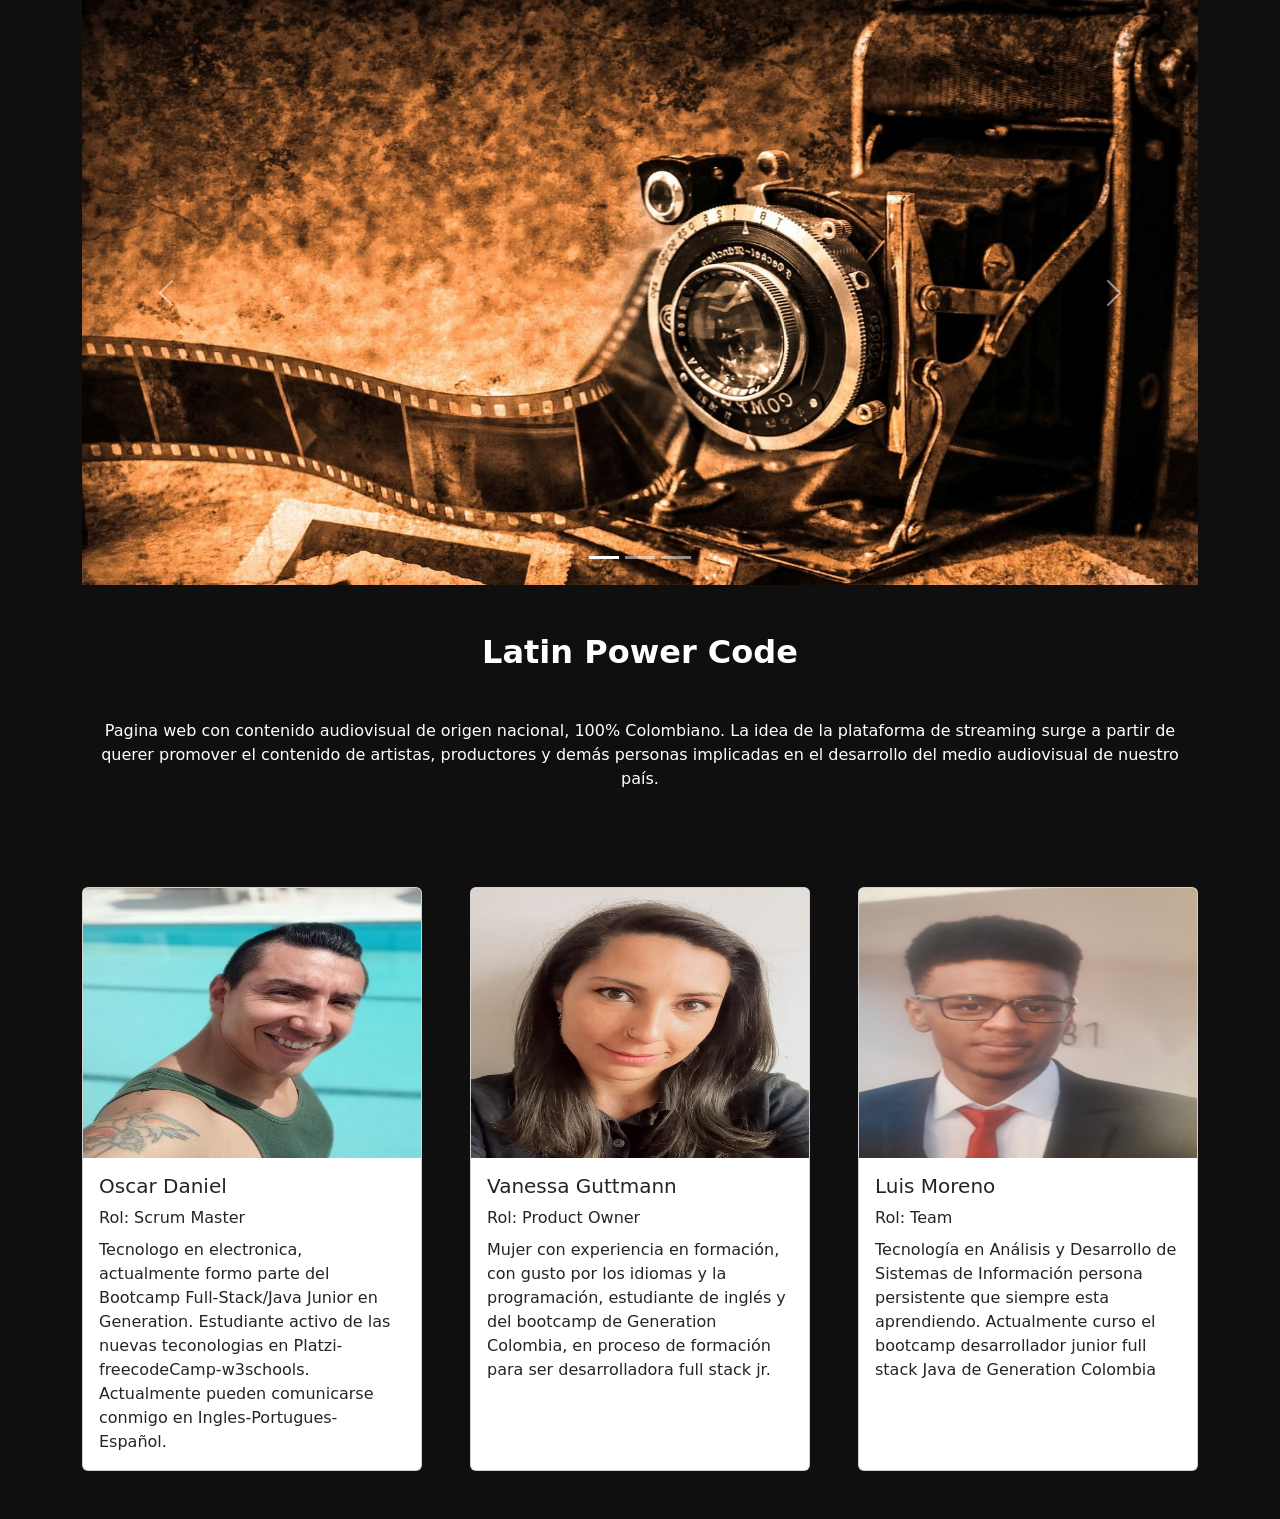
<file: assets/views/sobreNosotros.html>
<!DOCTYPE html>
<html lang="en">

<head>
	<meta charset="UTF-8">
	<meta http-equiv="X-UA-Compatible" content="IE=edge">
	<meta name="viewport" content="width=device-width, initial-scale=1.0">
	<title>Sobre Nosotros</title>
	<link rel="stylesheet" href="../css/sobreNosotros/sobreNosotros.css" />
	<link href="https://cdn.jsdelivr.net/npm/bootstrap@5.3.0/dist/css/bootstrap.min.css" rel="stylesheet"
		integrity="sha384-9ndCyUaIbzAi2FUVXJi0CjmCapSmO7SnpJef0486qhLnuZ2cdeRhO02iuK6FUUVM" crossorigin="anonymous">
</head>

<body>

	<div class="contenido">
		<div class="container">
			<div id="carouselExampleIndicators" class="carousel slide">
				<div class="carousel-indicators">
					<button type="button" data-bs-target="#carouselExampleIndicators" data-bs-slide-to="0"
						class="active" aria-current="true" aria-label="Slide 1"></button>
					<button type="button" data-bs-target="#carouselExampleIndicators" data-bs-slide-to="1"
						aria-label="Slide 2"></button>
					<button type="button" data-bs-target="#carouselExampleIndicators" data-bs-slide-to="2"
						aria-label="Slide 3"></button>
				</div>
				<div class="carousel-inner">
					<div class="carousel-item active">
						<img src="../images/sobreNosotros/camera-g9bf1cff8b_1280.jpg" class="d-block w-100" alt="...">
					</div>
					<div class="carousel-item">
						<img src="../images/sobreNosotros/film-g51b301970_1280.jpg" class="d-block w-100" alt="...">
					</div>
					<div class="carousel-item">
						<img src="../images/sobreNosotros/film-g6281f344a_1280.jpg" class="d-block w-100" alt="...">
					</div>
				</div>
				<button class="carousel-control-prev" type="button" data-bs-target="#carouselExampleIndicators"
					data-bs-slide="prev">
					<span class="carousel-control-prev-icon" aria-hidden="true"></span>
					<span class="visually-hidden">Previous</span>
				</button>
				<button class="carousel-control-next" type="button" data-bs-target="#carouselExampleIndicators"
					data-bs-slide="next">
					<span class="carousel-control-next-icon" aria-hidden="true"></span>
					<span class="visually-hidden">Next</span>
				</button>
			</div>

			<div class="pt-5 pb-5">
				<h5 class="card-title pb-5 fs-2 fw-bold text-center text-white">Latin Power Code</h5>
				<p class="card-text text-center text-white">
					Pagina web con contenido audiovisual de origen nacional, 100% Colombiano.
					La idea de la plataforma de streaming surge a partir de querer promover el contenido de artistas,
					productores y demás personas implicadas en el desarrollo del medio audiovisual de nuestro país.
				</p>
			</div>

			<div class="row row-cols-1 row-cols-md-3 g-5 pt-5 pb-5">
				<div class="col">
					<div class="card h-100">
						<img src="../images/sobreNosotros/oscar.jpg" class="card-img-top" alt="Foto de Oscar">
						<div class="card-body">
							<h5 class="card-title">Oscar Daniel</h5>
							<span class="fw-medium">Rol: Scrum Master</span>
							<p class="card-text pt-2">
								Tecnologo en electronica, actualmente formo parte del Bootcamp Full-Stack/Java Junior en
								Generation.
								Estudiante activo de las nuevas teconologias en Platzi-freecodeCamp-w3schools.
								Actualmente pueden comunicarse conmigo en Ingles-Portugues-Español.
							</p>
						</div>
					</div>
				</div>

				<div class="col">
					<div class="card h-100">
						<img src="../images/sobreNosotros/vanessa.jpeg" class="card-img-top" alt="Foto de vanessa">
						<div class="card-body">
							<h5 class="card-title">Vanessa Guttmann</h5>
							<span class="card-text fw-medium">Rol: Product Owner</span>
							<p class="card-text pt-2">
								Mujer con experiencia en formación, con gusto por los idiomas y la programación,
								estudiante de inglés y del bootcamp de Generation Colombia, en proceso de formación
								para ser desarrolladora full stack jr.
							</p>
						</div>
					</div>
				</div>

				<div class="col">
					<div class="card h-100">
						<img src="../images/sobreNosotros/luis.jpg" class="card-img-top" alt="Foto de Luis">
						<div class="card-body">
							<h5 class="card-title">Luis Moreno</h5>
							<span class="fw-medium">Rol: Team</span>
							<p class="card-text pt-2">
								Tecnología en Análisis y Desarrollo de Sistemas de Información persona persistente que
								siempre esta aprendiendo.
								Actualmente curso el bootcamp desarrollador junior full stack Java de Generation
								Colombia
							</p>
						</div>
					</div>
				</div>
			</div>
		</div>


		<script src="https://cdn.jsdelivr.net/npm/bootstrap@5.3.0/dist/js/bootstrap.bundle.min.js" integrity="sha384-geWF76RCwLtnZ8qwWowPQNguL3RmwHVBC9FhGdlKrxdiJJigb/j/68SIy3Te4Bkz"crossorigin="anonymous"></script>
</body>

</html>
</file>
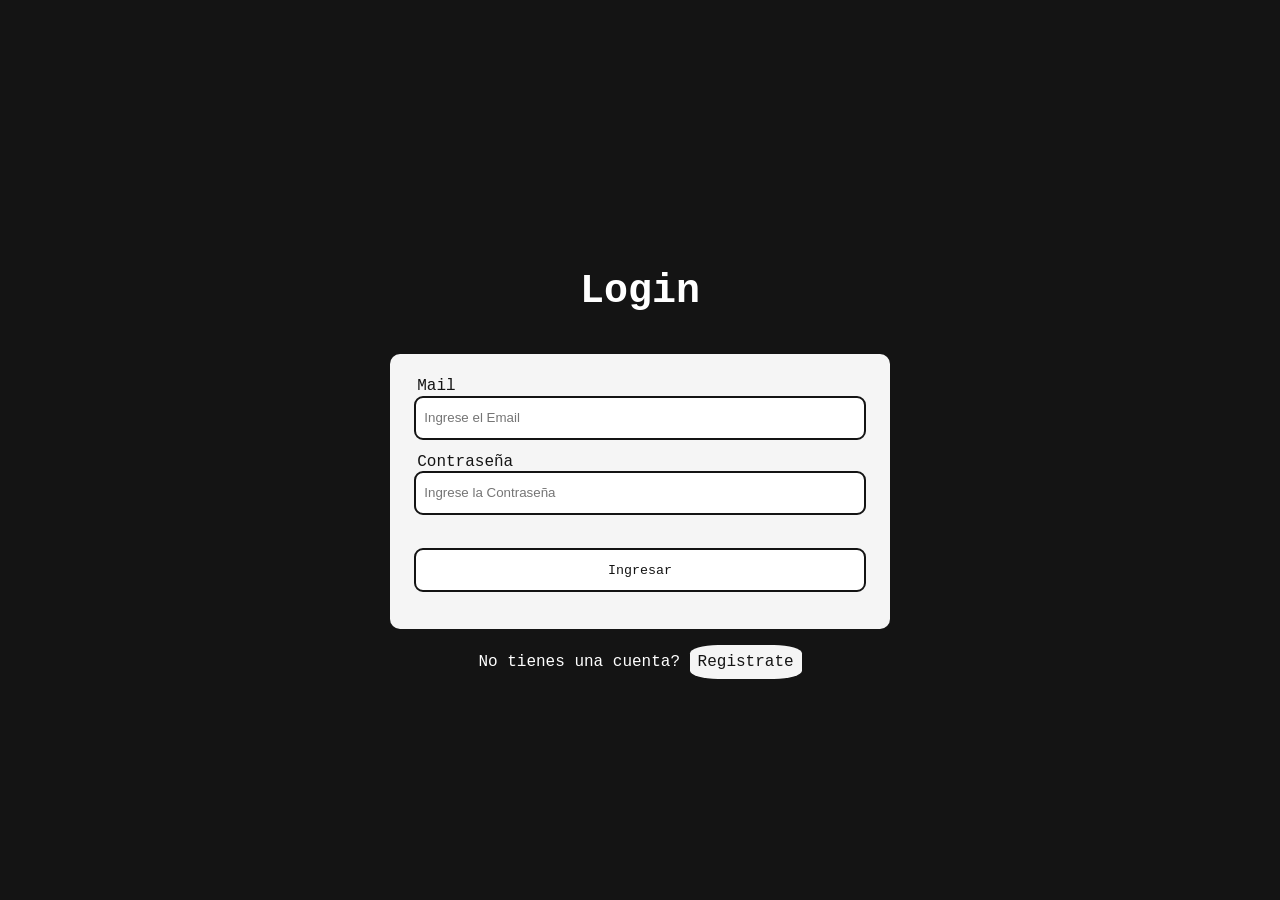
<file: assets/views/acceso/login.html>
<!DOCTYPE html>
<html lang="en">
<head>
    <meta charset="UTF-8">
    <meta http-equiv="X-UA-Compatible" content="IE=edge">
    <meta name="viewport" content="width=device-width, initial-scale=1.0">
    <link rel="stylesheet" href="../../css/acceso/login.css">
    
    <title>Login</title>
</head>
<body>
    <section>
        <h2>Login</h2>
        <form id="loginForm">
            <div>
                <label>Mail</label>
                <input type="email" placeholder="Ingrese el Email" id="email" required autofocus>
            </div>
            <div>
                <label>Contraseña</label>
                <input type="password" placeholder="Ingrese la Contraseña" id="password" required>
            </div>
            <input type="submit" value="Ingresar">
        </form>
        <p>No tienes una cuenta? <span><a href="signup.html">Registrate</a></span></p>
    </section>
    <script src="../../js/acceso/login.js"></script>
</body>
</html>
</file>
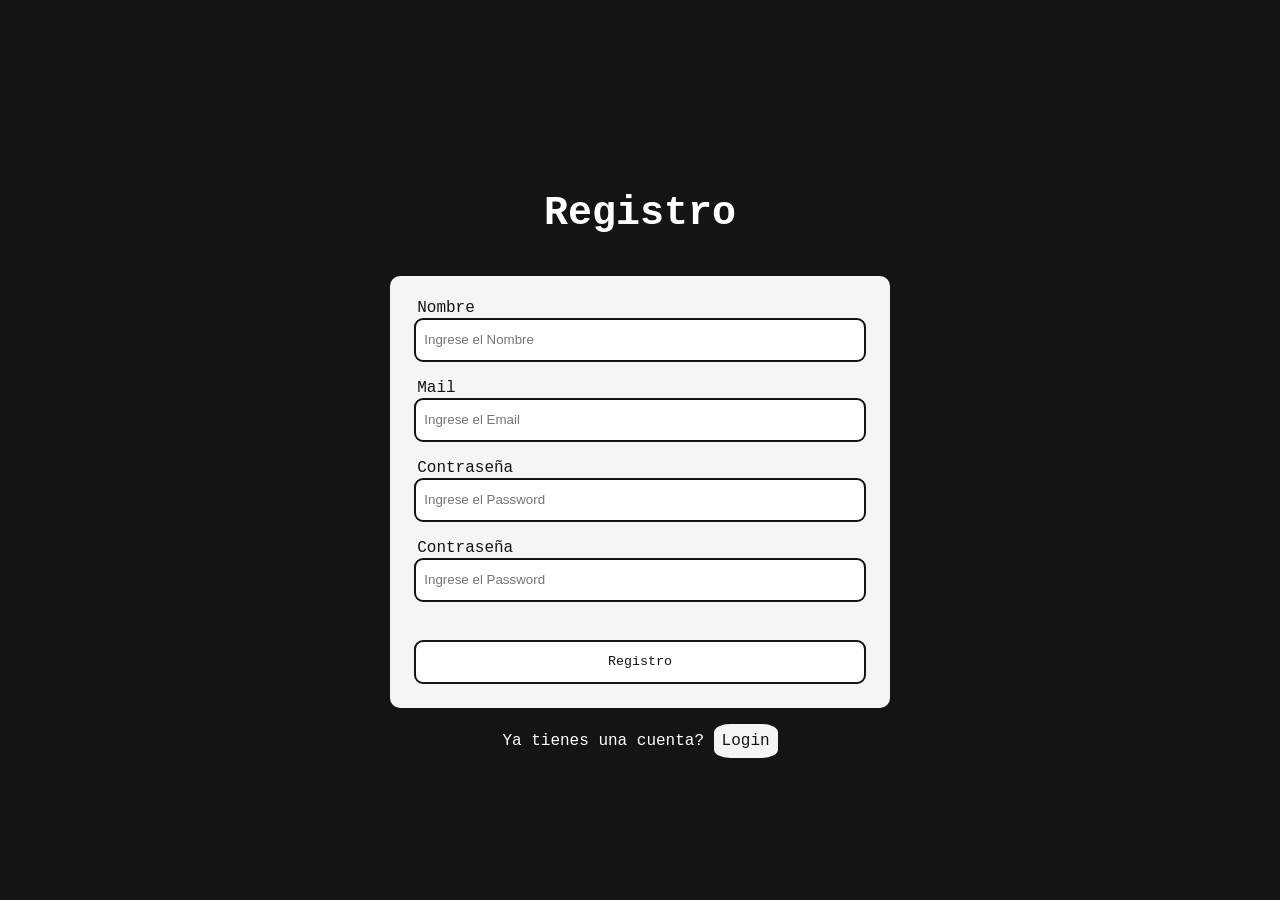
<file: assets/views/acceso/signup.html>
<!DOCTYPE html>
<html lang="en">
<head>
    <meta charset="UTF-8">
    <meta http-equiv="X-UA-Compatible" content="IE=edge">
    <meta name="viewport" content="width=device-width, initial-scale=1.0">
    <link rel="stylesheet" href="../../css/acceso/signup.css">
    <title>Registro</title>
</head>
<body>
    <section>
        <h2>Registro</h2>
        <form id="signupForm">
            <div class="form-control">
                <label for="name">Nombre</label>
                <input type="text" placeholder="Ingrese el Nombre" id="name" name="name" />
                <span>Error</span>
            </div>
            <div class="form-control">
                <label for="email">Mail</label>
                <input type="email" placeholder="Ingrese el Email" id="email" />
                <span>Error</span>
            </div>
            <div class="form-control">          
                <label for="password">Contraseña</label>
                <input type="password" placeholder="Ingrese el Password" id="password" name="password" />
                <span>Error</span>
            </div>
            <div class="form-control">        
                <label for="password2">Contraseña</label>
                <input type="password" placeholder="Ingrese el Password" id="password2" name="password2" />
                <span>Error</span>
            </div>
            <input type="submit" value="Registro">
        </form>
        <p>Ya tienes una cuenta? <span class="span"><a href="login.html">Login</a></span></p>
    </section>
    <script src="../../js/acceso/signup.js"></script>
</body>
</html>
</file>
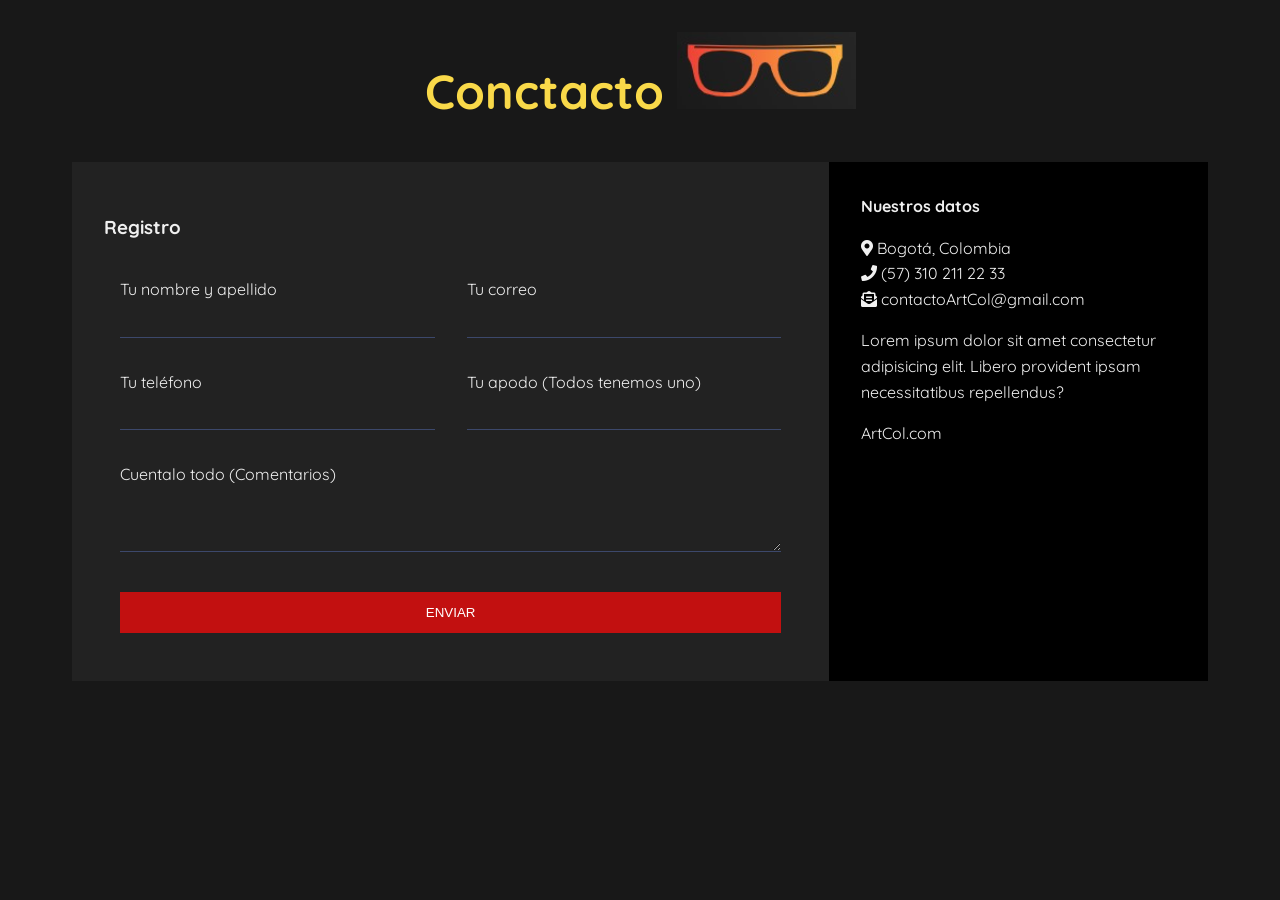
<file: assets/views/contacto/contacto.html>
<!DOCTYPE html>
<html lang="en">
<head>
    <meta charset="UTF-8">
    <meta name="viewport" content="width=device-width, initial-scale=1.0">
    <meta http-equiv="X-UA-Compatible" content="ie=edge">
    <title>Conctatanos</title>
    <link rel="stylesheet" href="../../css/contacto/contacto.css">
    <!-- GOOGLE FONTs -->
    <link href="https://fonts.googleapis.com/css?family=Quicksand" rel="stylesheet">
    <!-- FONT AWESOME -->
    <link rel="stylesheet" href="https://use.fontawesome.com/releases/v5.8.1/css/all.css" integrity="sha384-50oBUHEmvpQ+1lW4y57PTFmhCaXp0ML5d60M1M7uH2+nqUivzIebhndOJK28anvf" crossorigin="anonymous">
    <!-- ANIMATE CSS -->
    <link rel="stylesheet" href="https://cdnjs.cloudflare.com/ajax/libs/animate.css/3.7.0/animate.min.css">
</head>
<body>
    
    <div class="content">

        <h1 class="logo">Conctacto<span> <img src="../../images/logoPeque.jpg" alt="logoPeque"></span></h1>

        <div class="contact-wrapper animated bounceInUp">
            <div class="contact-form">
                <h3>Registro</h3>
                <form action="https://formsubmit.co/assenav1207@hotmail.com" method="POST">
                    <p>
                        <label>Tu nombre y apellido</label>
                        <input type="text" name="fullname">
                    </p>
                    <p>
                        <label>Tu correo</label>
                        <input type="email" name="email">
                    </p>
                    <p>
                        <label>Tu teléfono</label>
                        <input type="tel" name="phone">
                    </p>
                    <p>
                        <label>Tu apodo (Todos tenemos uno)</label>
                        <input type="text" name="affair">
                    </p>
                    <p class="block">
                       <label>Cuentalo todo (Comentarios)</label> 
                        <textarea name="message" rows="3"></textarea>
                    </p>
                    <p class="block">
                        <button>
                            Enviar
                        </button>
                    </p>
                </form>
            </div>
            <div class="contact-info">
                <h4>Nuestros datos</h4>
                <ul>
                    <li><i class="fas fa-map-marker-alt"></i> Bogotá, Colombia</li>
                    <li><i class="fas fa-phone"></i> (57) 310 211 22 33</li>
                    <li><i class="fas fa-envelope-open-text"></i> contactoArtCol@gmail.com</li>
                </ul>
                <p>Lorem ipsum dolor sit amet consectetur adipisicing elit. Libero provident ipsam necessitatibus repellendus?</p>
                <p>ArtCol.com</p>
            </div>
        </div>

    </div>

</body>
</html>
</file>
<file: assets/css/usuarios/usuarios.css>
@import url('https://fonts.googleapis.com/css2?family=Playfair+Display:ital,wght@0,400;0,500;0,600;0,700;0,800;0,900;1,400;1,500;1,600;1,700;1,800;1,900&family=Roboto:ital,wght@0,100;0,300;0,400;0,500;0,700;0,900;1,100;1,300;1,400;1,500;1,700;1,900&display=swap');

body{ 
    font-family: 'Roboto', sans-serif;
    font-weight: 400;
    font-style: normal;
    font-size: 16px;
    line-height: 1.5;
    padding: 0;
    margin: 0;
    color: #d1d0cf;
    background: #100F0F ;
}
.container-fluid{
    padding: 0 100px;
}
header#main-header{
    position: fixed;
    left: 0;
    right: 0;
    text-align: center;
    z-index: 99;
    background: rgba(20, 20, 20, 0.5) !important;
    backdrop-filter: blur(10px);
}
header .navbar-light .navbar-brand img.logo{
    width: 160px;
}
header .navbar .menu-header-menu-container, header .navbar .menu-main-menu-container{
    display: inline-block;
    width: 100%;
}
a{
    color: #d1d0cf;
    text-decoration: none;
    outline: medium none;
    transition: all 0.5s ease-out 0s;
}
header .navbar ul.navbar-nav{
    display: block;
    text-align: center;
}
header .navbar ul li{
    list-style: none;
    margin-right: 18px;
    position: relative;
    transition: all 0.3s ease-in-out;
    display: inline-block;
}
header .navbar ul li.menu-item a{
    font-size: 16px;
    font-weight: 400;
    position: relative;
    padding: 0 0 0 10px;
    line-height: 70px;
    z-index: 9;
    text-decoration: none;
    transition: all 0.3s ease-in-out;
    
}
header .navbar ul li.menu-item a:hover{
    color: #e50914 !important;
}
.navbar ul li:hover > .sub-menu{
    display: block !important;
    animation: fade-in 0.5s cubic-bezier(0.39,0.575,0.565,1) both;
}
.navbar ul li:hover .sub-menu{
    display: block;
    padding: 15px 0;
    background: #141414;
    position: absolute;
    top: 100%;
    left: 0;
    padding-left: 0;
    display: inline-block;
    min-width: 256px;
    box-shadow: 0 1px 30px 0 rgb(36 38 43 / 10%);
}
.navbar ul li .sub-menu li>.sub-menu{
    display: none;
}
.navbar .navbar-nav li:last-child .sub-menu li:hover>.sub-menu, .navbar .navbar-nav li:nth-last-child(2) .sub-menu li:hover > .sub-menu{
    left: auto;
    right: 100%;
    top: -15px;
}
.navbar ul li:last-child{
    margin-right: 0;
}
.navbar ul.navbar-nav>li.menu-item:hover > a, .navbar ul.navbar-nav > li.menu-item:hover>i{
    color: #e50914;
}

.navbar ul.navbar-nav>li:hover > a{
    font-weight: 600;
}

.navbar ul li.menu-item a{
    font-size: 16px;
    font-weight: 400;
    position: relative;
    padding: 0 0 0 10px;
    line-height: 70px;
    z-index: 9;
    text-decoration: none;
    transition: all 0.3s ease-in-out;
    text-transform: capitalize;
}
.navbar ul li .sub-menu{
    display: none;
}
.navbar ul li .sub-menu li{
    margin-right: 0;
    padding: 0 15px;
}
.navbar ul.sub-menu li{
    display: block;
    text-align: left;
}
.navbar ul li{
    list-style: none;
    margin-right: 18px;
    position: relative;
    transition: all 0.3s ease-in-out;
    display: inline-block;
}

.menu-sticky .navbar ul li .sub-menu > li a{
    line-height: 1em;
}

.navbar ul li .sub-menu li > a{
    font-size: 14px;
    border-radius: 0;
    display: inline-block;
    width: 100%;
    line-height: 1em;
    padding: 15px;
    color: #d1d0cf;
    position: relative;
    overflow: hidden;
}

.navbar ul li.menu-item a{
    font-size: 16px;
    font-weight: 400;
    position: relative;
    padding: 0 0 0 10px;
    line-height: 70px;
    position: relative;
    z-index: 9;
    text-decoration: none;
    transition: all 0.3s ease-in-out;
    text-transform: capitalize;
}
.navbar ul li .sub-menu li>a::before{
    position: absolute;
    content: "";
    background: #e50914;
    top: 0;
    bottom: 0;
    left: 0;
    right: 0;
    width: 4px;
    opacity: 0;
    transform: translate3d(-100%,0,0);
    transition: all 0.5s ease-in-out;
}

header .navbar ul li .sub-menu li.current-menu-parent>a::after, 
header .navbar ul li .sub-menu li .sub-menu li.menu-item.current-menu-item>a::after,
header .navbar ul li .sub-menu li .sub-menu li.menu-item:hover>a::after{
    opacity: 1;
    transform: translate3d(0,0,0);
    transition: all 0.5s ease-in-out;
}

header .navbar ul li .sub-menu li:hover>a::after{
    opacity: 1;
    transform: translate3d(0,0,0);
    transition: all 0.5s ease-in-out;
}
.navbar ul li .sub-menu li >a::after{
    position: absolute;
    content: "";
    background: linear-gradient(270deg, rgba(11,1,2,0) 0% , rgba(255,55,65,0.3) 100%);
    top: 0;
    bottom: 0;
    left: 0;
    right: 0;
    transform: translate3d(-100%,0,0);
    transition: all 0.5s ease-in-out;
    z-index: -1;
    opacity: 0;
}

header .navbar ul li .sub-menu li:hover>a::before{
    opacity: 1;
    transform: translate3d(0,0,0);
    transition: all .5s ease-in-out;
}
.nav-open .nav-overlay{
    visibility: visible;
    transition: 0.3s;
}

.nav-overlay{
    left: 0;
    right: 0;
    top: 0;
    bottom: 0;
    opacity: 0;
    z-index: 900;
    display: block;
    width: 100%;
    position: fixed;
    visibility: hidden;
    background: rgba(0, 0, 0, 0.6);
    transition: 0.3s;
}
.more-toggle{
    color: #fff !important;
    font-size: 22px;
}

.dropdown-toggle.more-toggle::after{
    content: none;
}
.mobile-more-menu{
    display: none;
}
.more-menu{
    position: absolute;
    top: 50px;
    left: auto;
    right: 0;
    min-width: 18rem;
    padding: 0.35rem 0.5rem;
    margin: 0;
    opacity: 0;
    transform: translate(0,70px);
    transition: all 0.3s ease-out 0s;
    background: #191919;
    box-shadow: 0px 3px 10px rgba(0, 0, 0, 0.75);
    visibility: hidden;
    z-index: 999;
}
.more-menu.show{
    opacity: 1;
    transform: translate(0,0);
    visibility: visible;
}

header .navbar ul li:last-child{
    margin-right: 0;
}

.nav-item span.dots{
    height: 10px;
    width: 10px;
    font-size: 0;
    text-align: center;
    padding: 0;
    position: absolute;
    top: 3px;
    right: 12px;
    border-radius: 50%;
}
.menu-right .nav-items span.dots{
    right: 0;
}

.navbar-right li .iq-sub-dropdown .iq-sub-card{
    position: relative;
    font-size: inherit;
    padding: 15px 15px;
    line-height: normal;
    color: inherit;
    text-align: left;
    display: inline-block;
    width: 100%;
    border: 1px solid;
    border-image-slice: 1;
    border-width: 0 0 1px 0;
    border-image-source: linear-gradient(to right, rgba(209,208,207,0.6), rgba(209,208,207,0.3), rgba(209,208,207,0));
}
.iq-sub-card.setting-dropdown{
    padding: 15px 15px 15px 0 !important;

}

.navbar-right li .iq-sub-dropdown a.iq-sub-card:last-child{
    border-bottom: 0;
}
.notify-bg{
    overflow: hidden;
    z-index: 99;
}

.notify-bg::before{
    content: "";
    display: block;
    position: absolute;
    background: rgba(255, 255, 255, 0.5);
    width: 70px;
    height: 100%;
    left: 0;
    top: 0;
    opacity: 0.5;
    filter: blur(30px);
    transform: translateX(-100px) skewX(-30deg);
    animation: noti-before-animation 2s infinite 2s;
}

.notify-bg::after{
    content: "";
    display: block;
    position: absolute;
    background: rgba(255, 255, 255, 0.2);
    width: 30px;
    height: 100%;
    left: 30px;
    top: 0;
    opacity: 0;
    filter: blur(5px);
    transform: translateX(-100px) skewX(-30deg);
    animation: noti-after-animation 2s infinite 2s;
}

.navbar-right .iq-sub-dropdown .iq-card-body div{
    border-radius: 0;
}

.navbar-right .iq-show .iq-sub-dropdown,  .iq-show .search-box{
    opacity: 1;
    visibility: visible;
    transform: translate(0,0);
}

.navbar-right .iq-sub-dropdown{
    width: 300px;
    opacity: 0;
    visibility: hidden;
    position: absolute;
    top: 100%;
    right: 15px;
    background: #191919;
    transform: translate(0,70px);
    transition: all 0.3s;
    padding: 0;
    box-shadow: 0 0 20px 0 rgba(0, 0, 0, 0.5);
    transition: all 0.3s ease-out 0s;
    z-index: 1;
}
.navbar-light .navbar-toggler-icon{
    background: url(../../images/menu.png) no-repeat scroll center center;
}
.search-toggle:hover, header .navbar ul li.menu-item a:hover{
    color: #e50914 !important;
}

.search-wrapper{
    position: relative;
    display: inline-block;
    height: 36px;
    vertical-align: bottom;
}
.searchbutton{
    position: absolute;
    font-size: 22px ;
    width: 100%;
    margin: 0;
    padding: 0;
    right: 16px;
    color: #d1d0cf;
}

.search:focus+.searchbutton{
    transition-duration: 0.4s;
    color: #e50914;
}
.search:hover+.searchbutton{
    color: #fff;
}

.search{
    position: absolute;
    left: 49px;
    background-color: transparent;
    outline: none;
    border: none;
    border-bottom: 1px solid transparent;
    padding: 0 0 0 16px;
    width: 0;
    height: 100%;
    z-index: 10;
    color: #fff;
    transition-duration: 0.4s;
}

.search:focus, .search:hover{
    width: 350px;
    padding: 0;
    border-color: #d1d0cf;
}
.expandright{
    left: auto;
    right: -6px;
    bottom: -2px;
}
.search::placeholder{
    color: #fff !important;
}

.noti-svg{
    animation: notify 1.5s ease infinite;
    fill: #d1d0cf;
}

.noti-svg:hover{
    fill: #e50914;
}

.search-box{
    position: absolute;
    left: 0;
    right: 0;
    top: 46px;
    min-width: 25rem;
    width: 100%;
    z-index: -1;
    opacity: 0;
    transform: translate(0,70px);
    transition: all 0.3s ease-out 0s;
    box-shadow:  0 0 20px 0 rgba(0, 0, 0, 0.15);
}

.search-toggle{
    padding: 0 !important;
}

.iq-search-bar .search-input{
    width: 100%;
    height: 40px;
    padding: 5px 15px 5px 40px;
    border: none;
    border-radius: 0;
    color: #fff;
    background: #191919 ;
}

.iq-search-bar .searchbox .search-link{
    position: absolute;
    left: 15px;
    top: 6px;
    font-size: 16px;
}

input,input[type="search"]{
    width: 100%;
    padding: 0px 15px;
    height: 48px;
    line-height: 48px;
    background: #141414;
    border: 1px solid #404043;
    border-radius: 0;
    color: #d1d0cf;
    transition: all 0.5s ease-in-out;
}

input:focus , input[type="search"]:focus{
    border-color: #e50914;
    box-shadow: none;
    outline: none;
}

.user-m{
    height: 40px;
    width: 40px;
    min-width: 40px;
    line-height: 40px;
    font-size: 0.6rem;
}

h1,h2,h3,h4,h5,h6{
    font-weight: 500;
    margin: 0;
    line-height: 1.2;
    color: #fff;
}
h1 a, h2 a, h3 a, h4 a,h5 a,h6 a{
    color: inherit;
}

.font-size-12{
    font-size: 12px;
}
h6 .h6{
    font-size: 1.0em;
}

a.text-primary:focus, a.text-primary:hover{
    color: #e50914 !important;
}

.text-primary{
    color: #e50914 !important;
}
header#main-header.menu-sticky{
    position: fixed;
    top: 0;
    width: 100%;
    background: rgba(20, 20, 20, 0.5) !important;
    box-shadow: 0 0 30px 0 rgba(0, 0, 0, 0.4);
    z-index: 1;
}


/* *********** Responsiveness of header ************** */
@media (min-width : 1300px){
    .container{
        max-width: 1170px;
    }
}
@media (min-width : 1499px){
    .container{
        max-width: 1266px;

    }
}

@media only screen and (min-width:1200px ) and (max-width : 1366px){
    .search:focus , .search:hover{
        width: 220px !important;
    }
}

@media (min-width:992px){
    .search-box{
        left: auto !important;
        right: 0 !important;
    }
}
@media (max-width:991px){
    header .navbar-light .navbar-brand img.logo{
        width: 100px;
    }
    .navbar-collapse{
        position: fixed;
        top: 0;
        left: 0;
        padding-bottom: 15px;
        width: 260px;
        height: 100vh;
        background: #191919;
        padding-top: 40px;
        box-shadow: 0 2px 5px 0 rgba(0, 0, 0,0.2);
    }
    .vertical_s{
        position: static;
    }
    .navbar-collapse.collapsing{
        height: auto;
        transition: left 0.3s ease;
        left: -100%;
    }
    .navbar-collapse.show{
        left: -15px;
        transition: left 0.3s ease-in;
        z-index: 999;
    }
    header .navbar ul li.menu-item a{
        line-height: 10px;
        float: left;
        width: 100%;
        text-align: left;
        padding: 10px 30px;
        color: #fff;
    }
    .mobile-more-menu{
        display: block;
    }
    .menu-right{
        display: none;
    }
    .navbar-brand{
        padding: 0;
        margin-right: 0;
    }
    .more-menu .iq-sub-dropdown{
        width: 90%;
        margin: 0 auto;
        left: 0;
        right: 0;
        top: 60px;
    }

    .mobile-more-menu .iq-user-dropdown img{
        width: 40px;
    }
    .iq-search-bar .search-input{
        background: #141414;
        color: #d1d0cf;
        box-shadow: 0 3px 10px rgba(0, 0, 0, 0.75);
    }
    .navbar-right li{
        position: static !important;
    }
    .container-fluid{
        padding-left: 30px;
        padding-right: 30px;
    }
    .main-header{
        padding: 10px 0;
    }
    .search-box{
        min-width: 16.2rem;
        top: 55px;
    }
    header .navbar ul li{
        display: block;
    }
}
@media (min-width : 576px){
    .iq-search-bar a.search-toggle{
        display: none;
    }
}

@media (min-width : 1499px){
    .container{
        max-width: 1200px;
    }
}

@media (max-width : 479px){
    header .navbar ul li.list-inline-item a{
        padding-left: 20px;
        padding-right: 20px;
    }
    header .navbar .iq-usermenu-dropdown>ul>li{
        position: static;
    }
    .search-box{
        left: 0;
        right: 0;
        min-width: 100%;
        width: 100%;
    }
    header .iq-usermenu-dropdown .iq-sub-dropdown{
        width: 250px;
    }
}

/* header menu responsiveness  */
@media screen and (min-width : 1200px){
    header .navbar ul li .sub-menu li a, header.menu-sticky .navbar ul li .sub-menu li a{
        white-space: nowrap;
    }
}
@media screen and (max-width : 4000px) and (min-width : 1200px){
    .navbar ul li:hover a, .navbar ul li:hover i{
        color: #e50914;
        text-decoration: none;
    }
}
@media (max-width :991px){
    .navbar ul.navbar-nav{
        overflow-y: scroll;
        overflow-x: hidden;
        max-height: 350px;
        display: inline-block;
        width: 100%;
    }
    .navbar ul{
        width: 100%;
        background: #191919;
    }
    header .navbar ul li a, header .navbar ul li.menu-item a{
        padding: 15px;
        z-index: inherit;
        text-align: left;
        font-weight: normal;
    }
    header .navbar ul li.menu-item a{
        line-height: 10px;
        float: left;
        width: 100%;
        text-align: left;
        padding: 10px 30px;
        color: #fff;
    }
    header .navbar ul li:hover .sub-menu{
        box-shadow: none;
    }
    header .navbar ul li .sub-menu, header .navbar ul li:hover .sub-menu{
        display: none;
        position: relative;
        top: 0;
        width: 100%;
        padding: 0;
        z-index: 9;
    }
    header .navbar ul li .sub-menu li .sub-menu li.menu-item a{
        background: transparent;
    }
    .navbar .navbar-nav li:last-child .sub-menu li:hover>.sub-menu, .navbar .navbar-nav li:nth-last-child(2) .sub-menu li:hover >.sub-menu{
        left: auto;
        right: 0;
        top: 0;
    }
}

/* ******************** slider main **************** */
.iq-main-slider{
    position: relative;
}

#home-slider ul.slick-dots{
    bottom: 30px;
}

#home-slider .slick-dots li{
    height: auto;
    width: auto;
}
#home-slider .slick-dots li button{
    height: 2px;
    width: 30px;
    background: rgba(229, 9, 20, 0.4);
    padding: 0;
}

#home-slider .slick-dots li.slick-active button{
    background: #e50914;
}

#home-slider li {
    position: relative;
}
.slider-description{
    position: absolute;
    top: 15%;
    left: 80px;
}
#home-slider h1.slider-text{
    font-size: 80px;
    margin: 15px 0;
}
#home-slider p{
    margin: 20px 0;
    width: 600px;
    overflow: hidden;
    text-overflow: ellipsis;
    display: -webkit-box;
    -webkit-line-clamp: 3;
    -webkit-box-orient: vertical;
}

#home-slider .slick-bg{
    padding: 130px 0 50px;
    width: 100%;
    background-size: cover;
    background-position: center center;
    background-repeat: no-repeat;
    height: 100vh;
    position: relative;
    z-index: 1;
}
#home-slider .slick-bg.s-bg-1{
    background-image: url(../../images/slider/cine.jpg);
}
#home-slider .slick-bg.s-bg-2{
    background-image: url(../../images/slider/perro.jpg);
}
#home-slider .slick-bg.s-bg-3{
    background-image: url(../../images/slider/Pálpito2.jpg);
}

.slick-bg::before{
    content: "";
    position: absolute;
    top: 0;
    left: 0;
    height: 100%;
    background: linear-gradient(90deg, rgba(0,0,0,1) 0%, rgba(20,20,20,1) 35%, rgba(83,100,141,0) 100%);
    width: 100%;
    z-index: -1;
}
.trailor-video{
    position: absolute;
    bottom: 0;
    right: 0;
    z-index: 999;
    text-align: center;
}
.channel-name{
    color: #e50914;
    font-size: 20px;
    margin-left: 10px;
    letter-spacing: 2.5px;
    font-weight: 500;
}
.c-logo{
    width: 130px;
}

.channel-logo{
    border-left: 5px solid #e50914;
    background: transparent linear-gradient(270deg, rgba(11,1,2,0) 0%, rgba(255,55,65,0.3) 100%);
    padding: 10px 10px 10px 15px;
    width: 255px;
    position: relative;
    overflow : hidden;
}

.playbtn{
    display: inline-block;
}
.playbtn img{
    display: inline-block;
    width: 50px;
    filter: invert(1);
}
.playbtn img:hover{
    background: #e50914;
    border-radius: 50%;
    filter: invert(0);
}
.w-trailor{
    font-size: 17px;
    letter-spacing: 3.5px;
    font-weight: 600;
    color: #fff;
    margin-left: 5px;

}
.slider-inner{
    position: relative;
    overflow: hidden;
    width: 100%;
}
.big-title{
   font-family: 'Playfair Display', serif;
   background: url(../../images/texure.jpg);
   background-repeat: repeat-x;
   background-position: 100% 100%;
   color: transparent;
   background-clip: text;
   -webkit-font-smoothing : antialiased;
   -webkit-background-clip: text;
   -webkit-text-fill-color: transparent;
}

.slick-track{
    margin: unset !important;
}
h1, .h1{
    font-size: 3.052em;
}
h2, .h2{
    font-size: 2.300em;
}
h3, .h3{
    font-size: 1.953em;
}
h4, .h4{
    font-size: 1.400em;
}
h5, .h5{
    font-size: 1.300em;
}
h6, .h6{
    font-size: 1.0em;
}
.slider-ratting ul li{
    margin-right: 5px;
}
.text-white{
    color: #fff !important;
}
.text-body{
    color: #d1d0cf !important;
}

.text-primary{
    color: #e50914 !important;
}

.iq-button.btn{
    padding: 12px 14px;
    text-transform: uppercase;
    letter-spacing: 1.5px;
}
.btn{
    outline: medium none;
    padding: 9px 30px;
    position: relative;
    display: inline-block;
    border-radius: 0 !important;
    cursor: pointer;
    z-index: 4;
    transition: all 0.5s ease-out 0s;
}
.btn-hover{
    background: #bf000a;
    border: 1px solid #bf000a;
    color: #fff;
    transition:color 0.3s ease;
    display: inline-block;
    vertical-align: middle;
    transform: perspective(1px) translateZ(0);
    box-shadow: 0 0 1px rgba(0,0,0,0);
    position: relative;
    border-radius: 5px;

}

.btn-hover::before{
    content: "";
    position: absolute;
    z-index: -1;
    top: 0;
    bottom: 0;
    left: 0;
    right: 0;
    background: #e50914;
    border: 1px solid #e50914;
    transform: scaleX(1);
    transform-origin: 50%;
    transition: transform 0.3s ease-out;

}
.btn-hover:hover, .btn-hover:focus, .btn-hover:active{
    color: #fff;
}
.btn-hover:focus{
    box-shadow: none !important;
}

.btn-hover:hover::before, .btn-hover:focus::before, .btn-hover:active::before{
    transform: scaleX(0);
}

.btn-link{
    background: transparent;
    color: #fff;
}
.btn-link:hover{
    color: #e50914;
    text-decoration: none;
}

a:hover{
    text-decoration: none;
}
a.text-primary:focus, a.text-primary:hover{
    color: #e50914 !important;
}
.w-trailor:hover{
    transition: all 0.5s ease;
    color: #e50914;
}
/* responsiveness *********************** */

@media (min-width : 1499px){
    #home-slider h1.slider-text{
        margin: 25px 0 0;
    }
    #home-slider p{
        margin: 32px 0px;
    }
}
@media (max-width : 1199px){
    #home-slider .slick-bg{
        height: 100%;
    }
}
@media (max-width : 991px){
    .hover-buttons .btn{
        font-size: 10px;
    }
    #home-slider .slick-bg{
        padding: 50px 0;
    }

    .r-mb-23{
        margin-bottom: 23px;
    }

    .trailor-video{
        display: none;
    }
    #home-slider h1.slider-text{
        font-size: 35px;
    }
    .iq-main-slider{
        padding-top: 60px !important;
    }
}

@media (max-width : 767px){
    #home-slider h1.slider-text{
        line-height: 62px;
        margin: 0;
    }
    #home-slider p{
        margin: 22px 0; 
    }

    .iq-main-header{
        margin-bottom: 10px;
    }
    .main-content{
        padding-top: 25px;
    }
    #home-slider p{
        width: 100%;
    }
    .slick-bg::before{
        background: linear-gradient(-360deg, rgba(0,0,0,1) 0%, rgba(20,20,20,1) 40%,
         rgba(83,100,141,0) 100%);

    }
    .play-button i{
        font-size: 16px;
    }
    .play-button::after, .play-button::before{
        width: 40px;
        height: 40px;
    }
}

/* ******************************** */
.main-content{
    padding-top: 40px;
}

.iq-main-header{
    margin-bottom: 20px;
}
.main-title a:hover , .main-title a:focus{
    color: #e50914 !important;
}
.iq-view-all:hover{
    color: #bf000a;
}
.favorites-slider .slick-list{
    overflow: visible;
    padding-bottom: 40px !important;
}

.favorites-slider li.slide-item{
    float: left;
    width: 25%;
}

li.slide-item{
    position: relative;
    padding: 0px 15px;
}

li.slide-item .block-images{
    position: relative;
    width: 100%;
    transition: all 0.45s ease 0s;
    overflow: hidden;
    backface-visibility: hidden;
    transform: translate3d(0,0,0);
    transition: all 0.6s ease 0s;
}
li.slide-item:hover .block-images{
    overflow: visible;
    border-left: 5px solid #e50914;
}

li.slide-item:hover .block-images .img-box{
    position: relative;
}
.favorites-slider .slick-list{
    overflow: visible;
}
li.slide-item:hover .block-images{
    z-index: 99;
    transform: scale3d(1.1,1.1,1) translate3d(0,0,0) perspective(500px);
    transform-origin: 50% 50%;
    transition: all 0.6s ease 0s;
    box-shadow: 0 0 12px rgba(0, 0, 0, 0.9);
}
.block-social-info{
    position: absolute;
    top: 0;
    left: auto;
    bottom: 0;
    right: 25px;
    z-index: 999;
    display: flex;
    align-items: center;
    opacity: 0;
}
.block-description{
    position: absolute;
    left: 25px;
    top: 0;
    bottom: 0;
    z-index: 999;
    display: flex;
    justify-content: center;
    flex-direction: column;
}

.block-description>h6{
    font-size: 1.5em;
}
.block-description .iq-title{
    font-size: 18px;
    color: #fff;
    text-transform: capitalize;
    font-weight: 600;
}
.music-play-lists li{
    position: relative;
    height: 30px;
    width: 30px;
    line-height: 35px;
    text-align: center;
    background: rgba(255, 255, 255, 0.3);
    border-radius: 50%;
    margin: 0 auto 7px;
    display: flex;
    align-items: center;
}
.music-play-lists span{
    position: relative;
    display: block;
    height: 20px;
    width: 20px;
    line-height: 26px;
    font-size: 12px;
    text-align: center;
    background: #fff;
    color: #e50914;
    border-radius: 50%;
    margin: 0 auto;
    display: flex;
    align-items: center;
    justify-content: center;
    transition: all 0.45s ease 0s;
    cursor: pointer;
}
.music-play-lists .count-box{
    height: 15px !important;
    width: 15px !important;
    line-height: 15px !important;
    font-size: 8px !important;
    background: #e50914 !important;
    color: #fff !important;
    position: absolute;
    right: 0;
    top: 0;
    padding: 0;
    text-align: center !important;
}

.music-play-lists li:hover span{
    background: #e50914;
    color: #fff;
    transition: all 0.45s ease 0s;

}

.text-white{
    font-size: 14px;
}

li.slide-item .block-images::before{
    position: absolute;
    content: "";
    top: 0;
    bottom: 0;
    left: 0;
    right: 0;
    background: rgba(0, 0, 0, 0.8);
    width: 100%;
    height: 100%;
    opacity: 0;
}

li.slide-item:hover .block-images::before{
    opacity: 1;
    z-index: 9;
}
li.slide-item:hover .block-description{
    animation: fadeIn 0.6s ease-in-out;
    opacity: 1;
}
li.slide-item:hover .block-social-info{
    animation: fadeIn 0.6s ease-in-out;
    opacity: 1;
}

.hover-buttons .btn{
    padding: 5px 15px;
    font-size: 12px;
}
li.slide-item.slick-current:hover .block-images{
    transform: scale3d(1.1,1.1,1) translate3d(6%,0,0) perspective(500px) ;
}
li.slide-item .block-images::after{
    position: absolute;
    content: "";
    top: 0;
    bottom: 0;
    left: 0;
    right: 0;
    background: linear-gradient(90deg, rgba(0,0,0,0.8) 0%, rgba(20,20,20,0.4) 50%, rgba(83,100,141,0) 100%);
    transition: all 0.6s ease 0s;
}
small, .text-small, span{
    font-size: 14px;
}

a:focus, a:hover{
    color: #e50914;
    outline: none;
}

li.slide-item{
    position: relative;
    padding: 0px 10px;
}

.iq-button.btn{
    padding: 7px 14px;
    text-transform: uppercase;
    letter-spacing: 1.5px;
}
.block-images .hover-buttons{
    margin-top: 5px;
}

.block-social-info .music-play-lists li {
    width: 40px;
    height: 40px;
}

.block-social-info .music-play-lists span{
    width: 30px;
    height: 30px;
}
.block-social-info .music-play-lists span i{
    font-size: 15px;
}

.overflow-hidden{
    overflow: hidden;
}
.share{
    position: relative;
}

.share-box{
    box-shadow: 0px 3px 10px rgba(0, 0, 0, 0.75);
    display: none;
    position: absolute;
    width: 105px;
    top: 3px;
    right: 40px;
    left: auto;
    background-color: #191919;
    padding: 0 10px;
    border-radius: 0;
    text-align: center;
    z-index: 2;
    animation: side-in 0.5s forwards;
    margin-bottom: 10px;
    transition: all 0.45s ease 0s;
}

.share:hover .share-box{
    display: inline-block;
}
.share-box a{
    background: transparent !important;
    color: #d7d3f8 !important;
    margin-right: 15px;

}
.share-box i{
    font-size: 15px !important;
}
.share-box a:hover{
    color: #bf000a !important;
}
.favorites-slider .slick-arrow{
    display: flex;
    text-align: center;
    justify-content: center;
    flex-direction: column;
    width: 35px;
    height: 60px;
}

.favorites-slider .slick-arrow i{
    display: flex;
    align-items: center;
    justify-content: center;
    width: 35px;
    height: 60px;
    text-align: center;
    opacity: 1;
    z-index: 9;
    top: 0;
    background: rgba(0, 0, 0, 0.5);
    margin: 0;
    line-height: 5px;
    box-shadow: 0 9px 19px #01041b0d;
    font-size: 0;
    transform: none;
    color: #fff;
    transition: all 0.4s ease-in-out 0s;
}
.favorites-slider .slick-arrow.slick-disabled{
    opacity: 0;
}
.favorites-slider .slick-prev{
    color: #fff;
    right: auto;
    left: 9px;
    z-index: 9;
    top: 90px;
}
.favorites-slider .slick-next{
    left: auto;
    color: #fff;
    right: 6px;
    z-index: 9;
    top: 90px;
}

.favorites-slider .slick-prev::before, .favorites-slider .slick-next::before{
    font-size: 0px;
}

.favorites-slider .slick-arrow i{
    font-size: 17px;
}


/* ****************** Responsiveness **************** */
@media (min-width : 1200px){
    li.slide-item.slick-active + li.slide-item.slick-active + li.slide-item.slick-active + li.slide-item.slick-active:hover .block-images{
        transform:  scale3d(1.1,1.1,1) translate3d(-6% , 0,0) perspective(500px);
    }  
}

@media (max-width : 1199px){
    li.slide-item.slick-active + li.slide-item.slick-active + li.slide-item.slick-active:hover .block-images{
        transform:  scale3d(1.1,1.1,1) translate3d(-6% , 0,0) perspective(500px);
    }
}

@media (max-width : 991px){
    li.slide-item .block-description .movie-time span, li.slide-item .block-description .ratting-start, .block-description .movie-content li{
        font-size: 10px;
    }
}
@media (max-width : 768px){
    li.slide-item .block-images::before{
        content: none;
    }
    li.slide-item.slick-current:hover .block-images, li.slide-item:hover .block-images, li.slide-item.slick-active + li.slide-item.slick-active + li.slide-item.slick-active + li.slide-item.slick-active:hover .block-images, li.slide-item.slick-active + li.slide-item.slick-active + li.slide-item.slick-active:hover .block-images{
        transform: none;
    } 
    .type{
        padding: 9px 10px;
        font-size: 13px;
    }
}

@media (max-width : 767px) {
    .main-title{
        font-size: 1em;
    }

    .slick-bg::before{
        background: linear-gradient(-360deg, rgba(0,0,0,1) 0% , rgba(20,20,20,1) 40% , rgba(83,100,141,0) 100%);

    }
    .favorites-slider .slick-arrow, .favorites-slider .slick-arrow:hover{
        background: none;
    }
    .favorites-slider .slick-prev{
        right: 37px;
    }

    .image-box img{
        display: block;
        margin-left: auto;
        margin-right: auto;
        width: 50%;
    }
}

/* ************************** */
.topten-contents{
    position: relative;
    overflow: hidden;
}
h1,h2,h3,h4,h5{
    font-size: 1.4em;
    font-weight: 500;
    margin: 0;
    line-height: 1.2;
    color: #fff;
}

h1 a, h2 a, h3 a , h4 a, h5 a, h6 a{
    color: inherit;
} 

#top-ten-slider-nav .slick-list{
    overflow: visible;
    padding-bottom: 40px !important;
}
#iq-topten .iq-title{
    position: absolute;
    left: 35px;
    top: 35px;
    z-index: 50;
    font-size: 28px;
    font-weight: 700;
}
#top-ten-slider .slick-bg .iq-title a{
    display: none;
}

.topten-title-sm{
    display: none;
}

.vertical_s{
    position: absolute;
    top: 95px;
    right: 0;
    bottom: 0;
    left: 35px;
    overflow: hidden;
}
#top-ten-slider-nav{
    width: 300px;
    height: 100%;
    position: relative;
}
#top-ten-slider-nav .slick-list.draggable{
    height: 100% !important; 
}
#top-ten-slider-nav .slick-prev, #top-ten-slider-nav .slick-next{
    left: 0;
    right: 0;
    margin: 0 auto;
}
#top-ten-slider-nav .NextArrow, #top-ten-slider-nav .PrevArrow{
    position: absolute;
    left: 0;
    right: 0;
    margin: 0 auto;
    z-index: 999;
    background: rgba(0, 0, 0, 0.5);
    border: none;
    outline: none;
    color: #fff;
    font-size: 30px;
    width: 60px;
    height: 35px;
}
#top-ten-slider .NextArrow, #top-ten-slider .PrevArrow{
    position: absolute;
    left: 0;
    right: 0;
    margin: 0 auto;
    z-index: 999;
    background: rgba(0, 0, 0, 0.5);
    border: none;
    color: #fff;
    font-size: 30px;
    width: 35px;
    height: 60px !important;
    outline: none;
}
#top-ten-slider-nav .NextArrow{
    bottom: 0;
}
#top-ten-slider-nav .PrevArrow{
    top: 0;
}

#top-ten-slider .NextArrow{
    right: 0;
    left: auto;
}
#top-ten-slider .PrevArrow{
    left: 0;
    right: auto;
}

/* we will see about arrow afterwards  */
#top-ten-slider-nav .slick-next::before, #top-ten-slider-nav .slick-prev::before, #top-ten-slider .slick-next::before , #top-ten-slider .slick-prev::before{
    display: none;
}
.slick-arrow{
    cursor: pointer;
}
ul#top-ten-slider .slick-bg::before{
    z-index: 0;
}
#top-ten-slider-nav .NextArrow:hover, #top-ten-slider-nav .NextArrow:focus{
    outline: none !important;
    border:  none !important;
}
#top-ten-slider-nav .PrevArrow:hover, #top-ten-slider-nav .PrevArrow:focus{
    outline: none !important;
    border:  none !important;
}
#top-ten-slider .NextArrow{
    right: 10px;
}
#top-ten-slider .PrevArrow{
    left: 10px;
}

.slick-vertical .slick-slide .block-images::after{
    position: absolute;
    content: "";
    top: 0;
    bottom: 0;
    left: 0;
    right: 0;
    background: linear-gradient(90deg, rgba(0,0,0,0.8) 0% , rgba(20,20,20,0.4) 50% , rgba(83,100,141,0) 100%);
    transition: all 0.45s ease 0s;
}
.slick-vertical .slick-slide .block-images{
    overflow: visible;
}
.slick-vertical .slick-slide .block-images::before{
    position: absolute;
    content: "";
    top: 0;
    bottom: 0;
    left: 0;
    right: 0;
    background: rgba(0, 0, 0, 0.8);
    opacity: 0;
    transition: all 0.45s ease 0s;
    border-left:  6px solid #e50914;
}
.slick-vertical .slick-slide.slick-current.slick-active .block-images::before{
    opacity: 1;
    transition: all 0.45s ease 0s;
}
.slick-vertical .slick-slide.slick-current.slick-active .block-images{
    width: 100%;
    overflow: visible;
    transform-origin: 100% 100%;
    transition: all 0.45s ease 0s;
    z-index: 9;

}
.slick-vertical li.slick-slide.slick-current.slick-active{
    transition: all 0.45s ease 0s;
}

.slick-vertical .slick-slide{
    margin-bottom: 18px;
}
.slick-vertical li.slick-slide:last-child{
    margin-bottom: 0 !important;
}
.slick-vertical .block-description .hover-buttons > a{
    opacity: 0;
    display: none;
    transition: all 0.45s ease 0s;
}

.slick-vertical .slick-slide.slick-current.slick-active .block-description .hover-buttons > a{
    transition: all 0.45s ease 0s;
    opacity: 1;
    display: block;
}

/* ************* Responsiveness **************** */
@media (max-width : 991px){
    #top-ten-slider .NextArrow, #top-ten-slider .PrevArrow{
        display: none;
    }
    .topten-title{
        display: none;
    }
}
@media (max-width : 767px){
    #top-ten-slider .NextArrow{
        right: 10px !important;
    }
    #top-ten-slider .PrevArrow{
        left: 10px !important;
    }

    .container-fluid{
        padding-left: 15px;
        padding-right: 15px;
    }

    #top-ten-slider .NextArrow, #top-ten-slider .PrevArrow{
        width: 30px;
        height: 30px;
        font-size: 23px;
    }

    .vertical_s{
        position: static;
    }
    #top-ten-slider-nav{
        width: 100%;
        height: 100%;
    }

    #top-ten-slider .slick-bg .iq-title a{
        display: block;
        font-size: 0.7em;
        color: #d1d0cf;
    }
    .vertical_s{
        display: none;
    }
    .topten-title-sm{
        display: block;
    }
    .topten-title{
        display: none;
    }
    #top-ten-slider .slick-bg::before{
        content: "";
        position: absolute;
        top: 0;
        left: 0;
        height: 100%;
        background: linear-gradient(90deg, rgba(0,0,0,1) 0% , rgba(20,20,20,1) 35%, rgba(83,100,141,0) 100%);
        width: 100%;
        z-index: -1;
    }
}

/* *************************** */
.s-margin{
    margin-top: 40px;
}

/* ***************************** */
li.slide-item .block-description .parallax-ratting span{
    font-size: 14px;
}
.parallax-img img{
    box-shadow: 0 20px 40px rgba(0, 0, 0, 0.6);
}
.parallax-window{
    height: 100%;
    padding: 100px 0;
    position: relative;
    background: url(../../images/parallax/sumerce.jpg) center center;
    background-size: cover;
    background-attachment: fixed ;
}
.parallax-window::after{
position: absolute;
content: "";
top: 0;
bottom: 0;
left: 0;
right: 0;
background: rgba(0, 0, 0, 0.8);
}
.parallaxt-details{
    z-index: 9;
    position: relative;
}
.parallax-heading{
    font-size: 52px;
}

/* *********** responsiveness ********** */
@media (max-width : 991px){
    li.slide-item .block-description .parallax-ratting span{
        font-size: 10px;
    }
}
@media (max-width : 767px){
    .parallax-window{
        padding: 60px 0;
    }
    .parallax-heading{
        font-size: 35px;
    }
}


/* **************************************** */
#trending-slider-nav .slick-arrow, .trending-contens .slick-arrow{
    display: flex;
    align-items: center;
    justify-content: center;
    flex-direction: column;
    width: 35px;
    height: 60px;
}
#trending-slider-nav .slick-arrow i, .trending-contens .slick-arrow i{
    display: flex;
    align-items: center;
    justify-content: center;
    width: 35px;
    height: 60px;
    text-align: center;
    opacity: 1;
    z-index: 9;
    top: 0;
    background: rgba(0, 0, 0, 0.5);
    margin: 0;
    line-height: 5px;
    box-shadow: 0 9px 19px #01041b0d;
    font-size: 0;
    transform: none;
    color: #fff;
    transition: all 0.4s ease-in-out 0s;
}
.trending-contens .slick-arrow.slick-disabled{
    opacity: 0;
}
#trending-slider-nav .slick-prev, .trending-contens .slick-prev{
    color: #fff;
    right: auto;
    left: 11px;
    z-index: 9;
    top: 90px;
}
#trending-slider-nav .slick-next, .trending-contens .slick-next{
    left: auto;
    color: #fff;
    right: 11px;
    z-index: 9;
    top: 90px;
}
#trending-slider-nav .slick-prev::before, .trending-contens .slick-next::before, .trending-contens .slick-prev::before, .trending-contens .slick-next::before{
    font-size: 0;
}

#trending-slider-nav .slick-arrow i, .trending-contens .slick-arrow i{
    font-size: 17px;
}
.trending-contens .slick-arrow{
    top: 50%;
}
#trending-slider-nav .slick-current.slick-active{
    transform: scale3d(1.1,1.1,1) translate3d(0,0,0) perspective(500px);
    transform-origin: 50% 50% ;
    transition: all 0.6s ease 0s;
    box-shadow: 0 0 12px rgba(0,0,0,0.9);
}
#iq-trending{
    overflow: hidden;
}
#trending-slider-nav .slick-list{
    padding-bottom: 40px !important;
    overflow: visible;
}

#trending-slider-nav .movie-slick{
    border: 12px solid transparent;
    transition: all 0.4s ease;
    z-index: -1;
}
#trending-slider-nav .slick-current.slick-active .movie-slick{
    transition: all 0.4s ease;
    padding: 10px;
    background: rgba(20, 20, 20, 0.5) !important;
    backdrop-filter: blur(1px);
    border: 1px solid #5d5757;
}
#trending-slider-nav .slick-current.slick-active{
    transform: scale3d(1.3,1.3,1) translate3d(0,0,0) perspective(500px);
    transform-origin: 50% 50% ;
    transition: all 0.6s ease 0s;
    box-shadow: 0 0 12px rgba(0, 0, 0, 0.9);
}
#trending-slider .tranding-block {
    background-size: cover;
    background-position: top right;
    position: relative;
}

.trending-pills{
    background: rgba(0, 0, 0, 0.25);
}
.trending-info{
    padding: 60px 0;
}
.tab-title-info{
    z-index: 99;
}

.trending-content .tab-pane.fade{
    display: none;
    visibility: hidden;
    opacity: 0;
}
.trending-content .tab-pane.fade.active.show{
    display: block;
    visibility: visible;
    opacity: 1;
}
.trending-content .tab-pane{
    width: 100%;
    height: 100%;
}
.nav-pills .nav-item a{
    color: #d1d0cf;
    border-radius: 50px;
}
.nav-pills .nav-link.active, .nav-pills .show >.nav-link{
    color: #fff;
    background: transparent;
}

.nav-pills .nav-link:hover{
    color: #e50914;
}
.nav-tabs{
    border-bottom: 2px solid #d7d3f8;
    margin-bottom: 15px;
}
.nav-tabs .nav-item{
    margin-bottom: -2px;
}

.nav-tabs .nav-item a{
    color: #d1d0cf;
    border: none;
    border-bottom: 2px solid transparent;
}

.nav-tabs .nav-item.show .nav-link, .nav-tabs .nav-link.active{
    border-bottom: 2px solid #e50914;
    color: #e50914;
}
.trending-pills.nav-pills .nav-item a{
    position: relative;
    overflow: hidden;
    border-radius: 0;
    text-transform: uppercase;
    margin-left: 15px;
    margin-right: 15px;
}

.trending-pills.nav-pills .nav-item a::after{
    content: "";
    position: absolute;
    left: 0;
    top: 0;
    width: 0;
    height: 3px;
    background: #e50914;
    opacity: 0;
    transition: all 0.8s linear;
}
.trending-pills.nav-pills .nav-item a::before{
    position: absolute;
    top: 0;
    left: 0;
    width: 100%;
    height: 100%;
    background: linear-gradient(to top, rgba(83,100,141,0) 0%, rgba(218,64,60,0.3) 85%);
    content: "";
    opacity: 0;
    filter: alpha(opacity=0);
    transform: translate3d(0,-50%,0);
    transition: all 0.5s ease-in-out;
}
.trending-pills.nav-pills .nav-item a.show::before{
    opacity: 1;
    filter: alpha(opacity=100);
    transform: translate3d(0,0,0);
    transition: all 0.5s ease-in-out;
}
.trending-pills.nav-pills .nav-item a.show::after{
    opacity: 1;
    width: 100%;
}
.trending-pills.nav-pills .nav-item a:hover{
    color: #e50914;
}

.trending-content{
    padding : 0 50px;
    display: flex;
}
.p-btns{
    display: flex;
    align-items: center;
}
.trending-info .trending-text{
    font-size: 60px;
    line-height: 100px;
    margin: 15px 0;
}
.trending-info .text-details{
    font-size: 20px;
    font-weight: 500;
    letter-spacing: 0.7px;
    margin-bottom: 30px;
}

.trending-info .text-detail .badge{
    font-size: 20px;
}
.badge.badge-trend{
    background: rgba(0, 0, 0, 0.42);
}

.text-detail .trending-year{
    position: relative;
    padding-left: 30px;
}

.text-detail .trending-year::before{
    content: "";
    height: 6px;
    width: 6px;
    background: #fff;
    position: absolute;
    top: 50%;
    transform: translateY(-50%);
    left: 13px;
    border-radius: 50%;
}
.overview-tab::before, .slick-bg::before{
    content: "";
    position: absolute;
    top: 0;
    left: 0;
    width: 90%;
    height: 100%;
    background: linear-gradient(90deg, rgba(20,20,20,1) 0%, rgba(36,36,36,1) 35%,
     rgba(83,100,141,0) 100%);
    z-index: 1;
}
.slick-bg::before{
    background: linear-gradient(90deg, rgba(0,0,0,1) 0%, rgba(20,20,20,1) 35% ,
     rgba(83,100,141,0) 100%);
     width: 100%;
     z-index: -1;

}
.overlay-tab::before{
    content: "";
    position: absolute;
    top: 0;
    left: 0;
    right: 0;
    width: 100%;
    height: 100%;
    background: rgba(36,36,36,0.8);
    z-index: 1;
}
.trending-info{
    position: relative;
    z-index: 99;
}

.trending-info .trending-dec{
    margin-bottom: 30px;
    width: 35%;
}
.trending-info .block-social{
    height: 45px;
    width: 45px;
    line-height: 45px;
    text-align: center;
    background: rgba(255, 255, 255, 0.15);
    border-radius: 50%;
    margin-left: 15px;
    display: flex;
    align-items: center;
}
.trending-info .block-social a{
    position: relative;
    display: block;
    height: 32px;
    width: 32px;
    line-height: 26px;
    font-size: 26px;
    text-align: center;
    background: #fff;
    color: #e50914;
    border-radius: 50%;
    margin: 0 auto;
    display: flex;
    align-items: center;
    justify-content: center;
    transition: all 0.45s ease 0s;
}
.trending-info .block-social.social1 a{
    background: #e50914;
    color: #fff;

}
.trending-list .title{
    font-size: 18px;
    font-weight: 800;
}

.trending-list .title span{
    font-size: 16px;
    font-weight: 400;
}
.trending-info .iq-dropdown .form-control{
    background: rgba(0, 0, 0, 0.2);
    border-radius: 5px;
    color: #fff;
}
.iq-custom-select .select2-container--bootstrap4 .select2-selection, .select2-dropdown{
    background-color: #191919;
    border: none;
    border-radius: 0;
    color: #fff;
}
.select2-dropdown{
    top: 0;
    box-shadow: 0 12px 34px rgba(19, 10, 10, 1);
}
.iq-custom-select select{
    box-shadow: none;
}
.select2-container--bootstrap4 .select2-dropdown .select2-results__option[aria-selected = true]{
    background-color: #141414;
}
.select2-container--bootstrap4 .select2-results__option--highlighted, .select2-container--bootstrap4 .select2-results__option--highlighted.select2-results__option[aria-selected = true]{
    background-color: #e50914;
    color: #fff;
}
.select2-container .select2-selection--single .select2-selection__rendered{
    line-height: calc(1.5em + 1.2rem);
    padding-left: 10px;
}
.select2-container--bootstrap4.select2-container--focus .select2-selection{
    box-shadow: none;
}
.select2-search--dropdown .select2-search__field{
    border-radius: 0;
    border: none;
    background: rgba(85, 85, 85, 0.65);
    color: #fff;
}
.select2-container--bootstrap4 .select2-selection--single .select2-selection__arrow b{
    border: none;
}
.select2-container--bootstrap4 .select2-selection--single .select2-selection__arrow b::before{
    content: '\f107';
    position: absolute;
    font-family: fontAwesome;
    top: 50%;
    transform: translateY(-50%);
    right: 1px;
    color: #fff;
    font-size: 16px;
    z-index: 99;
    transition: all 0.4s ease;
}
.select2-container--bootstrap4.select2-container--open .select2-selection__arrow b::before{
    transform: translateY(-50%) rotate(180deg);
}

.select2-container--bootstrap4 .select2-selection--single .select2-selection__arrow b{
    margin-top: 0;
}

.select2-container--bootstrap4 .select2-selection--single .select2-selection__arrow{
    width: auto;
}
.select2-container--bootstrap4 .select2-selection--single , .select2-container--bootstrap4 .select2-selection--multiple{
    height: 40px !important;
}
.select2-container--bootstrap4 .select2-dropdown.select2-dropdown--above{
    border-radius: 0;
    border: none;
}
.sea-epi .select2-container{
    width: 150px !important;
}

.series {
    margin-top: 1.5rem;
}

.trending-contens .episodes-contens{
    margin-top: 30px;
}
.e-item .episodes-description{
    color: #d1d0cf;
    background: #141414;
    padding: 15px;
}
.e-item:hover .episodes-description{
    color: #fff !important; 
    transition: all 0.4s ease;
}
.episodes-description a:hover{
    color: #e50914;
}

.episode-number{
    color: #fff;
}
.episode-duration{
    position: absolute;
    top: 15px;
    left: auto;
    right: 15px;
    font-weight: 700;
    background: #e50914;
    color: #fff;
    padding: 0 5px;
}
.e-item .episodes-description p{
    overflow: hidden;
    text-overflow: ellipsis;
    display: -webkit-box;
    -webkit-line-clamp: 1;
    -webkit-box-orient: vertical;
}
.e-item:hover .episode-number{
    opacity: 1;
    filter: alpha(opacity=100);
    transition: all 0.5s ease-in-out;
}

.episode-play-info{
    position: absolute;
    left: 0;
    right: 0;
    top: 0;
    bottom: 0;
    opacity: 0;
    filter: alpha(opacity=0);
    transition: all 0.5s ease-in-out;
    display: flex;
    flex-direction: column;
    align-items: center;
    justify-content: center;
}
.e-item:hover .episode-play-info{
    opacity: 1;
    filter: alpha(opacity=100);
    transition: all 0.5s ease-in-out;
}
.episode-play{
    height: 45px;
    width: 45px;
    line-height: 45px;
    text-align: center;
    background: rgba(255, 255, 255, 0.15);
    border-radius: 50%;
    margin: 0 auto;
    display: flex;
    align-items: center;
}
.episode-play a{
    position: relative;
    display: block;
    height: 40px;
    width: 40px;
    line-height: 26px;
    font-size: 20px;
    text-align: center;
    background: #fff;
    color: #e50914;
    border-radius: 50%;
    margin:  0 auto;
    display: flex;
    align-items: center;
    justify-content: center;
    transition: all 0.45s ease 0s;
}
.episodes-slider1 .owl-nav{
    position: absolute;
    top: 50%;
    transform: translateY(-50%);
    left: 0;
    right: 0;
    color: #fff;
}
.episodes-slider1 .owl-nav button.owl-prev, .episodes-slider1 .owl-nav button.owl-next{
    float: left;
    width: 35px;
    height: 60px;
    background: rgba(0, 0, 0, 0.5);
    line-height: 23px;
    font-size: 30px;
    text-align: center;
    display: flex;
    align-items: center;
    justify-content: center;
    color: #fff;
    outline: none;
    border: none;
}
.episodes-slider1 .owl-nav button.owl-next{
    float: right !important;
}

/* ****************** responsiveness************ */
@media (max-width: 767px){
    .trending-content{
        padding: 0;
    }
    .trending-info .trending-dec{
        width: 70%;
    }
    .trending-pills{
        flex-direction: column;
        margin-top: 25px;
    }
    .main-title{
        font-size: 1em;
    }
    .iq-main-header{
        margin-bottom: 10px;
    }
    .iq-main-header .title{
        margin-bottom: 50px;
    }
    .trending-info .block-social.social1{
        margin-left: 0 !important;
    }
    .trending-info .trending-text{
        font-size: 35px !important;
        line-height: 1.3;
    }
    .trending-info{
        padding: 60px 15px;
    }
    .episode-name{
        flex-direction: column;
        align-items: flex-start !important;
    }
    .text-detail.episode-name .trending-year{
        padding-left: 0;
        font-size: 24px;
    }
    .episodes-slider1 .owl-nav button.owl-prev, .episodes-slider1 .owl-nav button.owl-next{
        width: 30px;
        height: 30px;
        font-size: 27px;
    }
    .episode-name .trending-year::before{
        content: none;
    }

    .overlay-wrapper::before{
        background-image: linear-gradient(to bottom, rgba(51,51,51,0), rgba(0,0,0,0.8) 40%, #000 100%);
    }
    #trending-slider-nav .slick-arrow, #trending-slider-nav .slick-arrow:hover{
        background: none;
    }
    #trending-slider-nav .slick-prev{
        left: 0px;
        top: 150px;
    
    }
    #trending-slider-nav .slick-next{
        right: 0px;
        top: 150px;
        
    }
    

}

@media (max-width : 479px){
    .banner-caption , .overlay-s-name{
        left: 15px;
    }
    .banner-wrapper .trending-info .trending-dec{
        display: none;
    }
}

/* ***************** footer **************** */
.footer-top{
    padding: 60px 0;
}

footer .footer-standard .widget ul li{
    display: inline-block;
    padding-right: 30px;
}
footer .footer-standard .widget ul>li>a{
    padding: 0;
    font-weight: 400;
}
footer .footer-standard .widget ul>li>a::before{
    display: none;
}
footer .footer-link-title{
    margin-bottom: 20px;
    margin-top: 0;
}
footer .widget{
    background: transparent;
    border: none;
    padding: 0;
}

footer .info-share li a{
    color: #6c757d;
}
footer .footer-top .info-share li{
    margin-right: 15px;
    margin-bottom: 15px;
}
footer .footer-top .info-share li:last-child{
    margin-right: 0;
}


.iq-bg-dark{
    position: relative;
}
footer .footer-top .info-share{
    padding-left: 0;
}
footer .footer-top .info-share li{
    margin-right: 12px;
    display: inline-block;
}
footer .footer-top .info-share li a{
    position: relative;
    display: inline-block;
    width: 40px;
    height: 40px;
    text-align: center;
    line-height: 40px;
    margin-right: 0;
    color: #fff;
    font-size: 17px;
    border-radius: 50%;
    background: rgba(41, 41, 41, 0.76);
    transition: all 0.4s ease 0s;
}
footer .footer-top .info-share li a:hover{
    box-shadow: 0 0 10px #bf000a;
    text-shadow: 0 0 2px #bf000a;
    color: #e50914;
    transition: all 0.4s ease 0s;
}
footer .footer-top .info-share li a::before{
    content: "";
    position: absolute;
    top: 0;
    left: 0;
    width: 100%;
    height: 100%;
    transform: scale(0.9);
    z-index: -1;
    border-radius: 50%;
    transition: all 0.4s ease 0s;
}
.textwidget .footer-link-title{
    width: 100px;
}
</file>
<file: assets/css/sobreNosotros/sobreNosotros.css>
* {
	margin: 0;
	padding: 0;
}

.contenido {
	width: 100%;
	background-color: #100F0F;
}


.carousel-item {
	height: 65vh;

}

.w-100 {
	height: 100%;
	object-fit: unset;
}


.card-img-top {
	height: 30vh;
}
</file>
<file: assets/css/acceso/login.css>
:root {
    --font-mono: ui-monospace, Menlo, Monaco, 'Cascadia Mono', 'Segoe UI Mono',
    'Roboto Mono', 'Oxygen Mono', 'Ubuntu Monospace', 'Source Code Pro',
    'Fira Mono', 'Droid Sans Mono', 'Courier New', monospace;
    --transition: all 0.1s cubic-bezier(0.645, 0.045, 0.355, 1)
}

* {
    margin:0;
    padding:0;
    box-sizing:border-box;
    color: white;
}

body {
    background-color: #141414;
    font-family: var(--font-mono);
}

section {
    display:flex;
    flex-wrap: wrap;
    height: 100vh;
    align-items: center;
    justify-content: center;
    flex-direction: column;
    padding: 1em;  
}

section h2 { 
    text-align:center;
    width: 100%;
    padding: 1em 0;
    font-size: 2.5em
}

section form {
    padding: 1.5em;
    display:flex;
    flex-wrap: wrap;
    max-width: 500px;
    border-radius: 10px;
    background-color: #f5f5f5;
}

section form label {
    width: 100%;
    padding: 0.2em;
    color: #141414;
}

section form input {
    width: 100%;
    margin-bottom: 1em;
    padding: 0.938em 0.625em;
    border-radius: 9px;
    border: none;
    outline: none;
    color: #141414;
    border: 2px solid #141414;
}

section form, div {
    width: 100%;
}

section form input[type='submit'] {
    margin-top: 1.5em;
    background-color: white;
    color: #141414;
    font-family: var(--font-mono);
    transition: var(--transition);
    cursor: pointer;
} 

section form input[type='submit']:active {
    transform: scale(0.97);
}

section p {
    margin-top: 1.5em;
}


section p a {
    text-decoration: none;
    color: #141414;
}


/* Home */
section button {
    background-color: white;
    font-family: var(--font-mono);
    transition: var(--transition);
    border: none;
    padding: 0.5em 1em;
    border-radius: 9px;
    margin-top: 1.5em;
    font-size: 1em;
}

span {
    padding: 0.5em;
    background-color: #f5f5f5;
    border-radius: 25%;
}
</file>
<file: assets/css/acceso/signup.css>
:root {
    --font-mono: ui-monospace, Menlo, Monaco, 'Cascadia Mono', 'Segoe UI Mono',
    'Roboto Mono', 'Oxygen Mono', 'Ubuntu Monospace', 'Source Code Pro',
    'Fira Mono', 'Droid Sans Mono', 'Courier New', monospace;
    --transition: all 0.1s cubic-bezier(0.645, 0.045, 0.355, 1)
}

* {
    margin:0;
    padding:0;
    box-sizing:border-box;
    color: white;
}

body {
    background-color: #141414;
    font-family: var(--font-mono);
}

section {
    display:flex;
    flex-wrap: wrap;
    height: 100vh;
    align-items: center;
    justify-content: center;
    flex-direction: column;
    padding: 1em;
}

section h2 { 
    text-align:center;
    width: 100%;
    padding: 1em 0;
    font-size: 2.5em
}

section form {
    padding: 1.5em;
    display:flex;
    flex-wrap: wrap;
    max-width: 500px;
    border-radius: 10px;
    background-color: #f5f5f5;
}

section form label {
    width: 100%;
    padding: 0.2em;
    color: #141414;
}

section form input {
    width: 100%;
    padding: 0.938em 0.625em;
    border-radius: 9px;
    border: none;
    outline: none;
    color: #141414;
    border: 2px solid #141414;
}

section form, .form-control {
    width: 100%;
  
}

.form-control span {
    color: red;
    visibility: hidden;
}

.form-control.error span {
    visibility: visible;
}

.form-control.exito input {
    border: 2px solid green;
    visibility: visible;
}

section form, div, span {
    color: #141414;
}

section form input[type='submit'] {
    margin-top: 1.5em;
    background-color: white;
    color: #141414;
    font-family: var(--font-mono);
    transition: var(--transition);
    cursor: pointer;
} 

section form input[type='submit']:active {
    transform: scale(0.97);
}

section p {
    margin-top: 1.5em;
}


section p a {
    text-decoration: none;
    color: #141414;    
}


/* Home */
section button {
    background-color: white;
    font-family: var(--font-mono);
    transition: var(--transition);
    border: none;
    padding: 0.5em 1em;
    border-radius: 9px;
    margin-top: 1.5em;
    font-size: 1em;
}


.span {
    padding: 0.5em;
    background-color: #f5f5f5;
    border-radius: 25%;
}
</file>
<file: assets/css/contacto/contacto.css>
* {
    box-sizing: border-box;
}

body {
    background: #181818;
    color: #F0F0F0;
    line-height: 1.6;
    font-family: 'Quicksand', sans-serif;
    padding: 0 1.5em;
}

.container {
    max-width: 1170px;
    margin-left: auto;
    margin-right: auto;
    padding: 1.5em;
}

ul {
    list-style: none;
    padding: 0;
}

.logo {
    text-align: center;
    font-size: 3em;
    color: #F9D949;
}

.logo span {
    color: #F9D949;
}

.contact-wrapper {
    box-shadow: 0 0 20px 0 #675D50(255, 255, 255, .3);
}

.contact-wrapper > * {
    padding: 1em;
}

.contact-form {
    background: #222222;
}

.contact-form form {
    display: grid;
    grid-template-columns: 1fr 1fr;
}

.contact-form form label {
    display: block;
}

.contact-form form p {
    margin: 0;
    padding: 1em;
}

.contact-form form .block {
    grid-column: 1 / 3;
}

.contact-form form button,
.contact-form form input{
width: 100%;
padding: .7em;
border: none;
background: none;
outline: 0;
color: #fff;
border-bottom: 1px solid #3C486B;
}

.contact-form form textarea {
    width: 100%;
    padding: .7em;
    border: none;
    background: none;
    outline: 0;
    color: #fff;
    border-bottom: 1px solid #3C486B;
}

.contact-form form button {
    background: #C21010;
    color:#fff;
    border: 0;
    text-transform: uppercase;
    padding: 1em;
}

.contact-form form button:hover,
.contact-form form button:focus {
    background: #F9D949;
    color: #3C486B;
    transition: background-color 0s ease-out;
    outline: 0;
}

/* CONTACT INFO */
.contact-info {
    background: #000;
}

.contact-info h4, .contact-info ul, .contact-info p {
    text-align: center;
    margin: 0 0 1rem 0;
}

/* LARGE SIZE */
@media(min-width: 700px) {
    body {
        padding: 0 4em;
    }
    .contact-wrapper {
        display: grid;
        grid-template-columns: 2fr 1fr;
    }
    .contact-wrapper > * {
        padding: 2em;
    }
    .contact-info h4,
    .contact-info ul,
    .contact-info p {
        text-align: left;
    }
}
</file>
